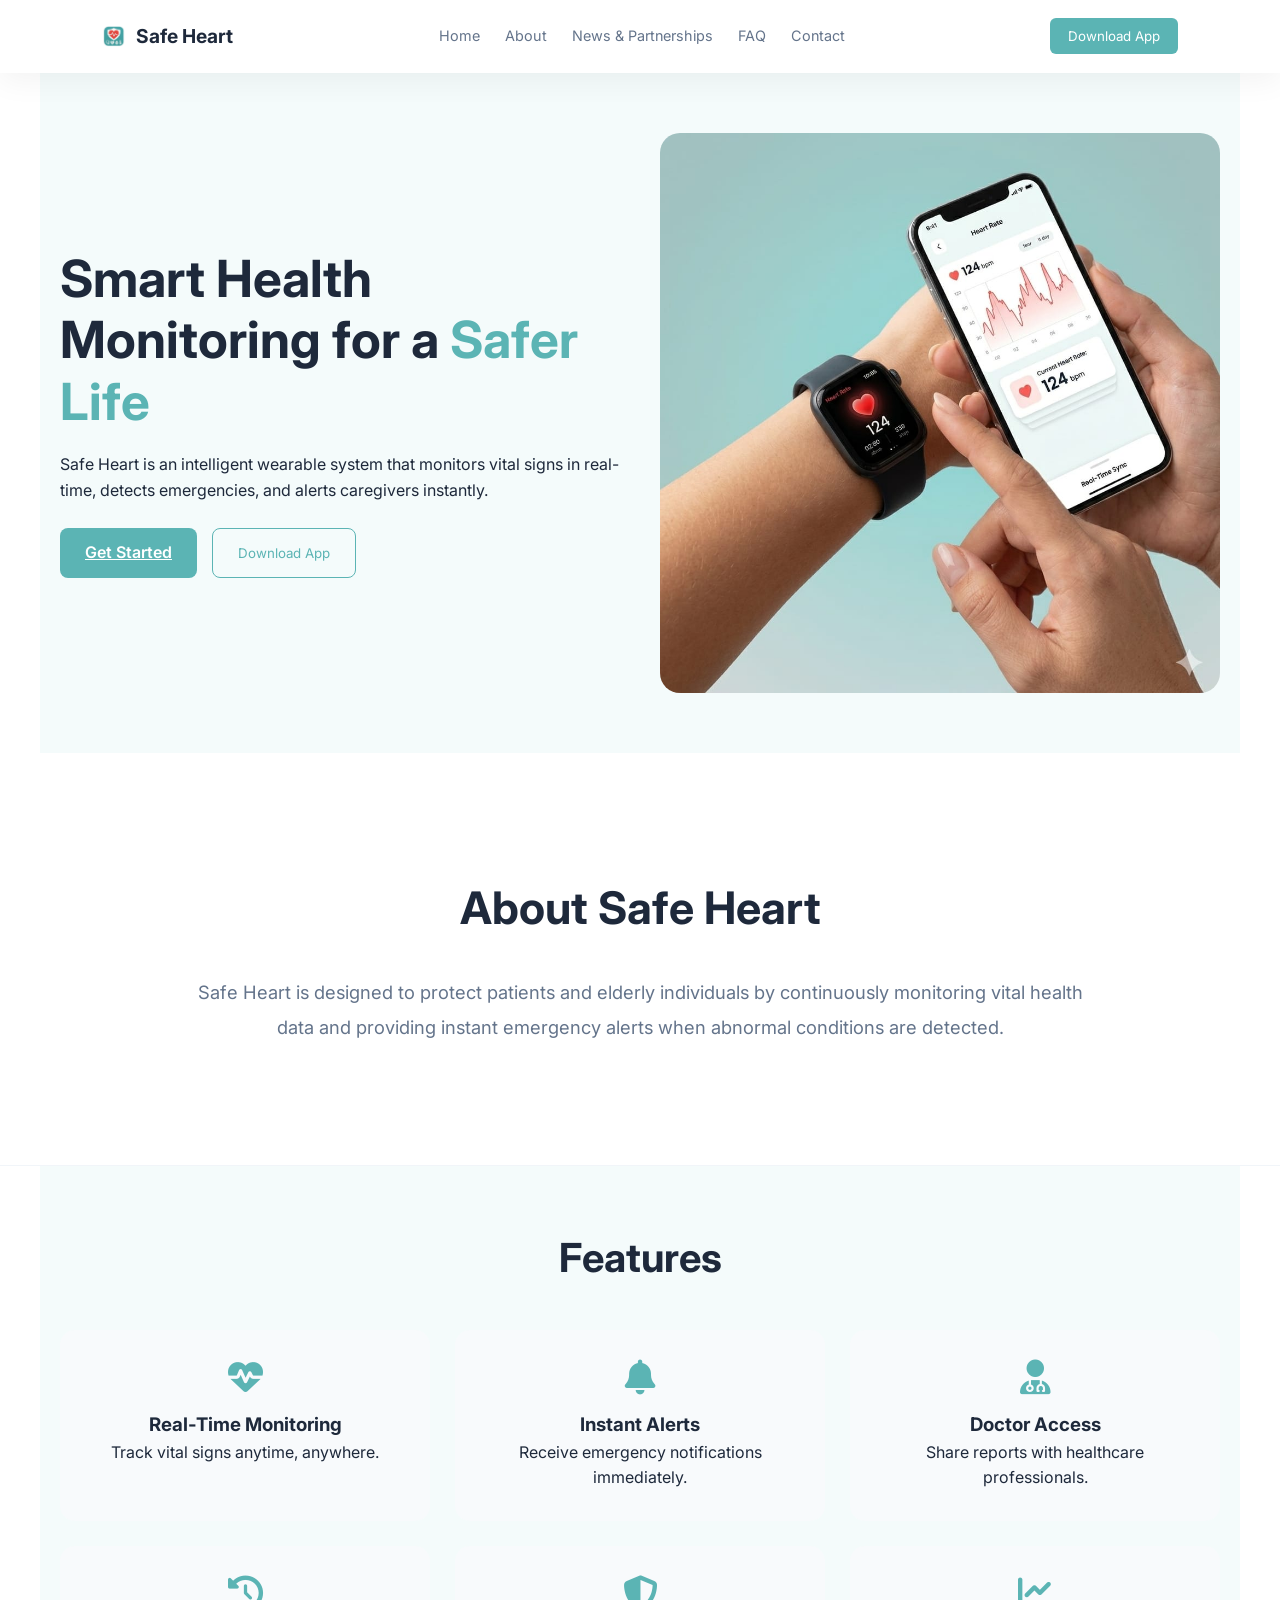
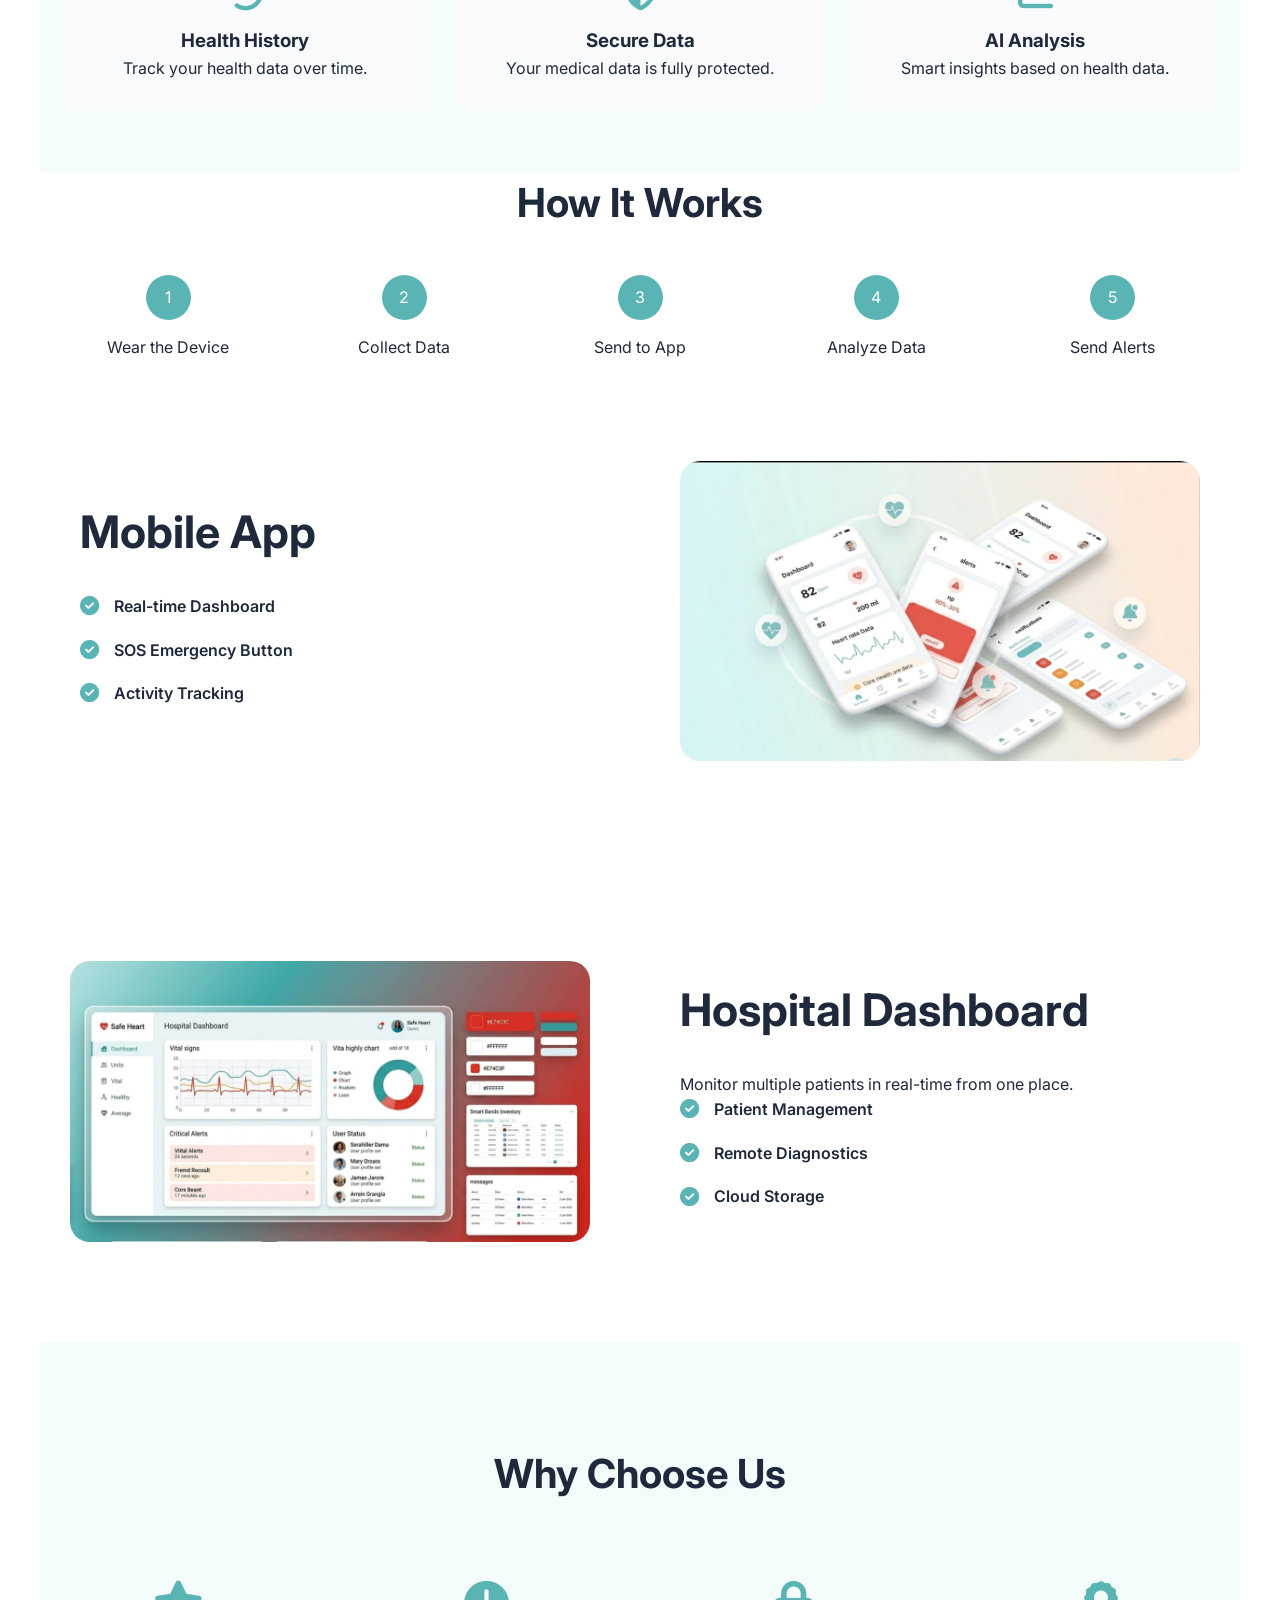
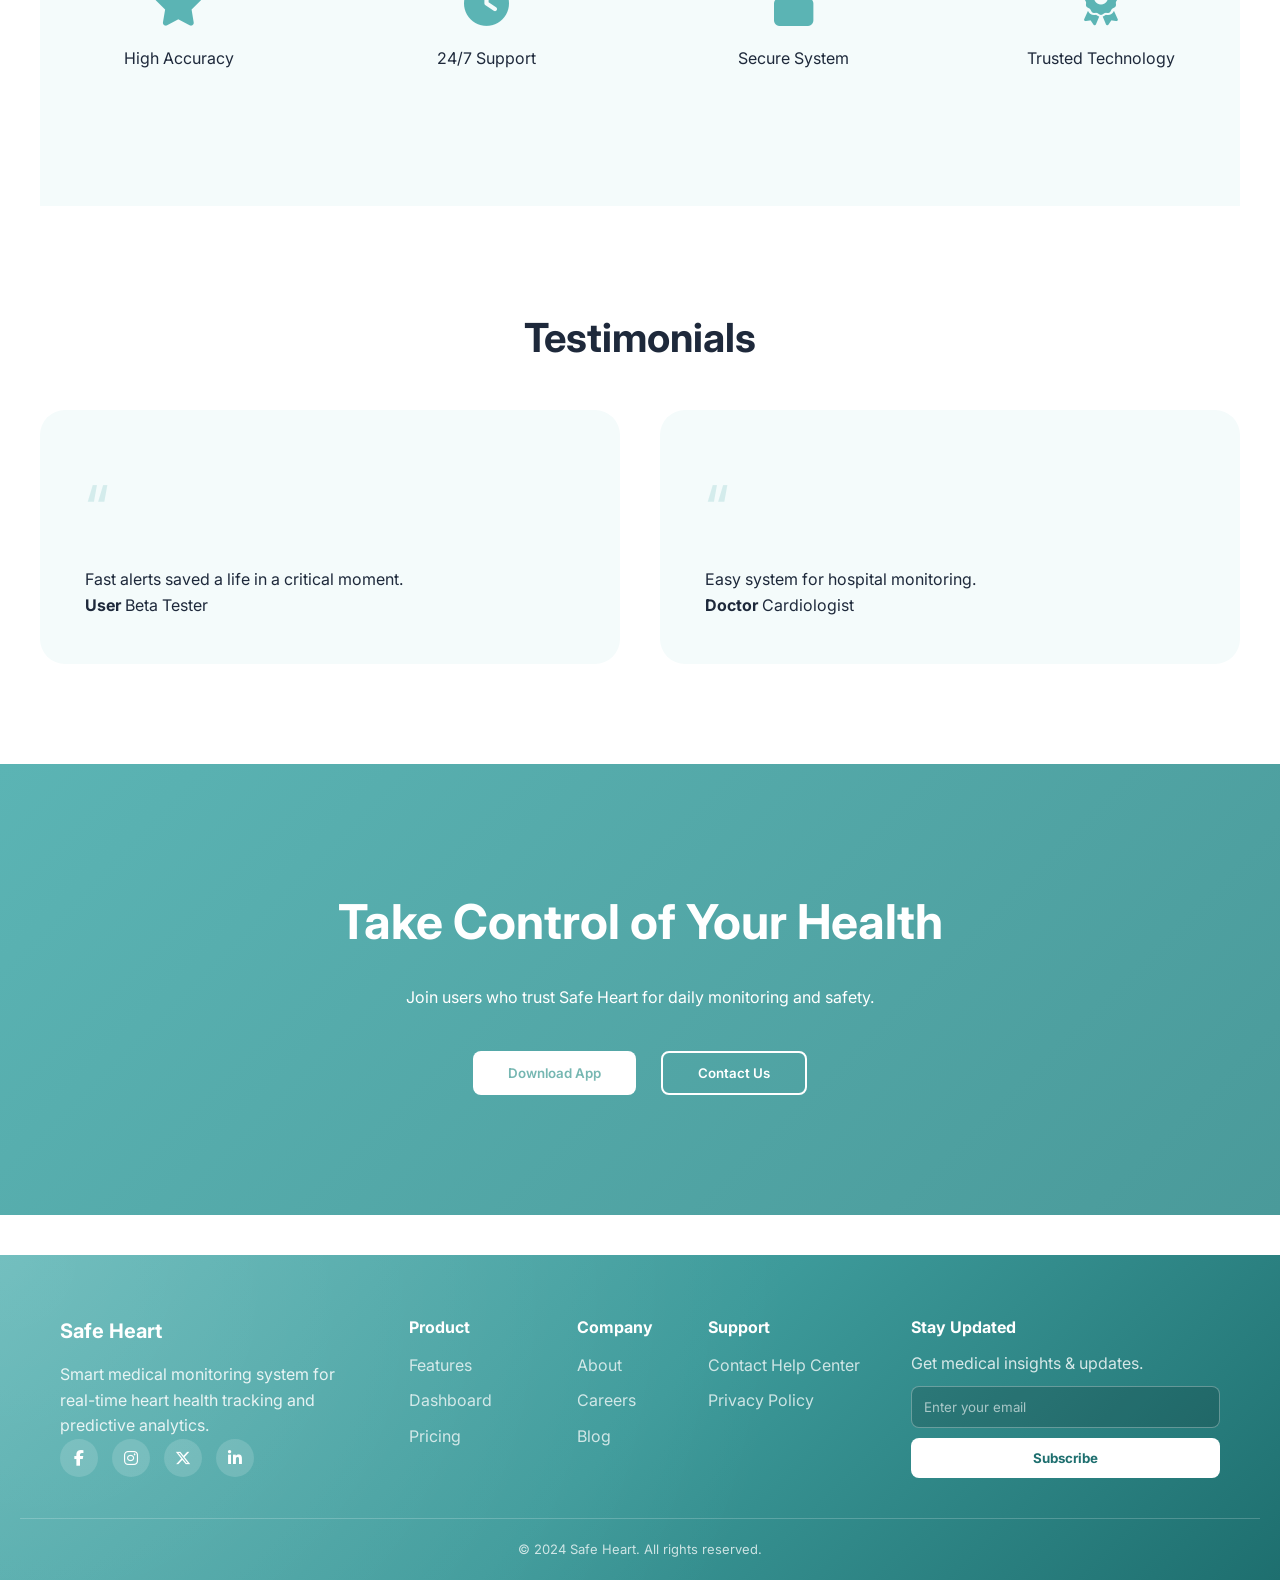
<file: index.html>
<!DOCTYPE html>
<html lang="en">

<head>
    <!-- Meta -->
    <meta charset="UTF-8" />
    <meta name="viewport" content="width=device-width, initial-scale=1.0" />

    <!-- Title -->
    <title>Safe Heart | Medical Monitoring System</title>

    <!-- Fonts & Icons -->
    <link rel="stylesheet" href="https://cdnjs.cloudflare.com/ajax/libs/font-awesome/6.5.1/css/all.min.css" />
    <link href="https://fonts.googleapis.com/css2?family=Inter:wght@300;400;500;600;700&display=swap"
        rel="stylesheet" />

    <!-- CSS -->
     <link rel="stylesheet" href="./css/main.css">
    <link rel="stylesheet" href="./css/home.css" />
</head>

<body>

    <!-- ================= NAVBAR ================= -->
    <nav class="navbar">
        <div class="logo">
            <img src="./image/logo.png" alt="">
            <span>Safe Heart</span>
        </div>

        <ul class="nav-links" id="navLinks">
            <li><a href="./HTML/home.html" class="">Home</a></li>
            <li><a href="./html/About.html">About</a></li>
            <li><a href="./html/News.html">News & Partnerships</a></li>
            <li><a href="./html/faq.html">FAQ</a></li>
            <li><a href="./html/contact.html">Contact</a></li>
        </ul>

        <button class="btn-download">Download App</button>

        <div class="menu-toggle" id="menuToggle">
            <i class="fas fa-bars"></i>
        </div>
    </nav>

    <div class="overlay" id="overlay"></div>

    <!-- ================= HERO ================= -->
    <header class="hero container">
        <div class="hero-content">
            <h1>
                Smart Health Monitoring for a
                <span>Safer Life</span>
            </h1>

            <p>
                Safe Heart is an intelligent wearable system that monitors vital signs
                in real-time, detects emergencies, and alerts caregivers instantly.
            </p>

            <div class="hero-btns">
                <!-- <button class="btn-primary" onclick="window.location.href='html/login.html'">Get Started</button> -->
                <a class="btn-primary" href="./Hospital/html/login.html">
                    Get Started
                </a>
                 <!-- <a href="./Hospital/html/login.html" class="btn-primary" > Get Started </a> -->
                <button class="btn-secondary">Download App</button>
            </div>
        </div>

        <div class="hero-image">
            <img src="./image/img_home.jpeg" alt="Health Monitoring System" />
        </div>
    </header>

    <!-- ================= ABOUT ================= -->
    <section class="about">
        <div class="container text-center">
            <h2>About Safe Heart</h2>
            <p>
                Safe Heart is designed to protect patients and elderly individuals by
                continuously monitoring vital health data and providing instant
                emergency alerts when abnormal conditions are detected.
            </p>
        </div>
    </section>

    <!-- ================= FEATURES ================= -->
    <section class="features container">
        <h2 class="section-title">Features</h2>

        <div class="features-grid">

            <div class="f-card">
                <i class="fas fa-heartbeat"></i>
                <h3>Real-Time Monitoring</h3>
                <p>Track vital signs anytime, anywhere.</p>
            </div>

            <div class="f-card">
                <i class="fas fa-bell"></i>
                <h3>Instant Alerts</h3>
                <p>Receive emergency notifications immediately.</p>
            </div>

            <div class="f-card">
                <i class="fas fa-user-md"></i>
                <h3>Doctor Access</h3>
                <p>Share reports with healthcare professionals.</p>
            </div>

            <div class="f-card">
                <i class="fas fa-history"></i>
                <h3>Health History</h3>
                <p>Track your health data over time.</p>
            </div>

            <div class="f-card">
                <i class="fas fa-shield-alt"></i>
                <h3>Secure Data</h3>
                <p>Your medical data is fully protected.</p>
            </div>

            <div class="f-card">
                <i class="fas fa-chart-line"></i>
                <h3>AI Analysis</h3>
                <p>Smart insights based on health data.</p>
            </div>

        </div>
    </section>

    <!-- ================= HOW IT WORKS ================= -->
    <section class="how-it-works container">
        <h2 class="section-title">How It Works</h2>

        <div class="steps-flex">

            <div class="step">
                <span>1</span>
                <p>Wear the Device</p>
            </div>

            <div class="step">
                <span>2</span>
                <p>Collect Data</p>
            </div>

            <div class="step">
                <span>3</span>
                <p>Send to App</p>
            </div>

            <div class="step">
                <span>4</span>
                <p>Analyze Data</p>
            </div>

            <div class="step">
                <span>5</span>
                <p>Send Alerts</p>
            </div>

        </div>
    </section>

    <!-- ================= MOBILE ================= -->
    <section class="mobile-features container">
        <div class="mobile-grid">

            <div class="mobile-text">
                <h2>Mobile App</h2>
                <ul>
                    <li><i class="fas fa-check-circle"></i> Real-time Dashboard</li>
                    <li><i class="fas fa-check-circle"></i> SOS Emergency Button</li>
                    <li><i class="fas fa-check-circle"></i> Activity Tracking</li>
                </ul>
            </div>

            <div class="mobile-img">
                <img src="./image/app.jpeg" alt="Mobile App" />
            </div>

        </div>
    </section>

    <!-- ================= DASHBOARD ================= -->
    <section class="hospital-system">
        <div class="container dash-grid">

            <div class="dash-img">
                <img src="./image/hosp.jpeg" alt="Hospital Dashboard" />
            </div>

            <div class="dash-text">
                <h2>Hospital Dashboard</h2>
                <p>Monitor multiple patients in real-time from one place.</p>

                <ul>
                    <li><i class="fas fa-circle-check"></i> Patient Management</li>
                    <li><i class="fas fa-circle-check"></i> Remote Diagnostics</li>
                    <li><i class="fas fa-circle-check"></i> Cloud Storage</li>
                </ul>
            </div>

        </div>
    </section>

    <!-- ================= WHY ================= -->
    <section class="why-choose container text-center">
        <h2 class="section-title">Why Choose Us</h2>

        <div class="why-grid">
            <div class="why-item"><i class="fas fa-star"></i>
                <p>High Accuracy</p>
            </div>
            <div class="why-item"><i class="fas fa-clock"></i>
                <p>24/7 Support</p>
            </div>
            <div class="why-item"><i class="fas fa-lock"></i>
                <p>Secure System</p>
            </div>
            <div class="why-item"><i class="fas fa-award"></i>
                <p>Trusted Technology</p>
            </div>
        </div>
    </section>

    <!-- ================= TESTIMONIALS ================= -->
    <section class="testimonials container">
        <h2 class="section-title text-center">Testimonials</h2>

        <div class="t-grid">

            <div class="t-card">
                <div class="quote-mark">“</div>
                <p>Fast alerts saved a life in a critical moment.</p>
                <div class="user-meta">
                    <strong>User</strong>
                    <span>Beta Tester</span>
                </div>
            </div>

            <div class="t-card">
                <div class="quote-mark">“</div>
                <p>Easy system for hospital monitoring.</p>
                <div class="user-meta">
                    <strong>Doctor</strong>
                    <span>Cardiologist</span>
                </div>
            </div>

        </div>
    </section>

    <!-- ================= CTA ================= -->
    <section class="start-monitoring">
        <div class="container text-center">

            <h2>Take Control of Your Health</h2>

            <p>
                Join users who trust Safe Heart for daily monitoring and safety.
            </p>

            <div class="cta-btns">
                <button class="btn-white">Download App</button>
                <button class="btn-outline-white" onclick="window.location.href='./html/contact.html'" >Contact Us</button>
            </div>

        </div>
    </section>

    <!-- ================= FOOTER ================= -->
    <footer class="main-footer">
    
        <div class="container footer-grid">
    
            <!-- BRAND -->
            <div class="footer-brand">
                <div class="footer-logo">
                    <!-- <img src="../image/logo.png" alt="Safe Heart Logo"> -->
                    <span>Safe Heart</span>
                </div>
    
                <p>
                    Smart medical monitoring system for real-time heart health tracking and predictive analytics.
                </p>
    
                <div class="socials">
                    <a href="#"><i class="fa-brands fa-facebook-f"></i></a>
                    <a href="#"><i class="fa-brands fa-instagram"></i></a>
                    <a href="#"><i class="fa-brands fa-x-twitter"></i></a>
                    <a href="#"><i class="fa-brands fa-linkedin-in"></i></a>
                </div>
            </div>
    
            <!-- LINKS -->
            <div class="footer-links">
                <div class="link-col">
                    <h4>Product</h4>
                    <a href="#">Features</a>
                    <a href="../Hospital/html/login.html">Dashboard</a>
                    <a href="#">Pricing</a>
                </div>
    
                <div class="link-col">
                    <h4>Company</h4>
                    <a href="./About.html">About</a>
                    <a href="#">Careers</a>
                    <a href="#">Blog</a>
                </div>
    
                <div class="link-col">
                    <h4>Support</h4>
                    <a href="./contact.html">Contact</a>
                    <a href="#">Help Center</a>
                    <a href="#">Privacy Policy</a>
                </div>
            </div>
    
            <!-- NEWSLETTER FORM (RIGHT SIDE) -->
            <div class="footer-form">
                <h4>Stay Updated</h4>
                <p>Get medical insights & updates.</p>
    
                <form>
                    <input type="email" placeholder="Enter your email" required>
                    <button type="submit">Subscribe</button>
                </form>
            </div>
    
        </div>
    
        <div class="footer-bottom">
            <p>© 2024 Safe Heart. All rights reserved.</p>
        </div>
    
    </footer>

    <!-- ================= SCRIPTS ================= -->
    <script src="./js/main.js"></script>

    <script>
        function startApp() {
            localStorage.setItem("started", "true");    
            window.location.href = "./Hospital/html/login.html";
        }
    </script>

</body>

</html>
</file>
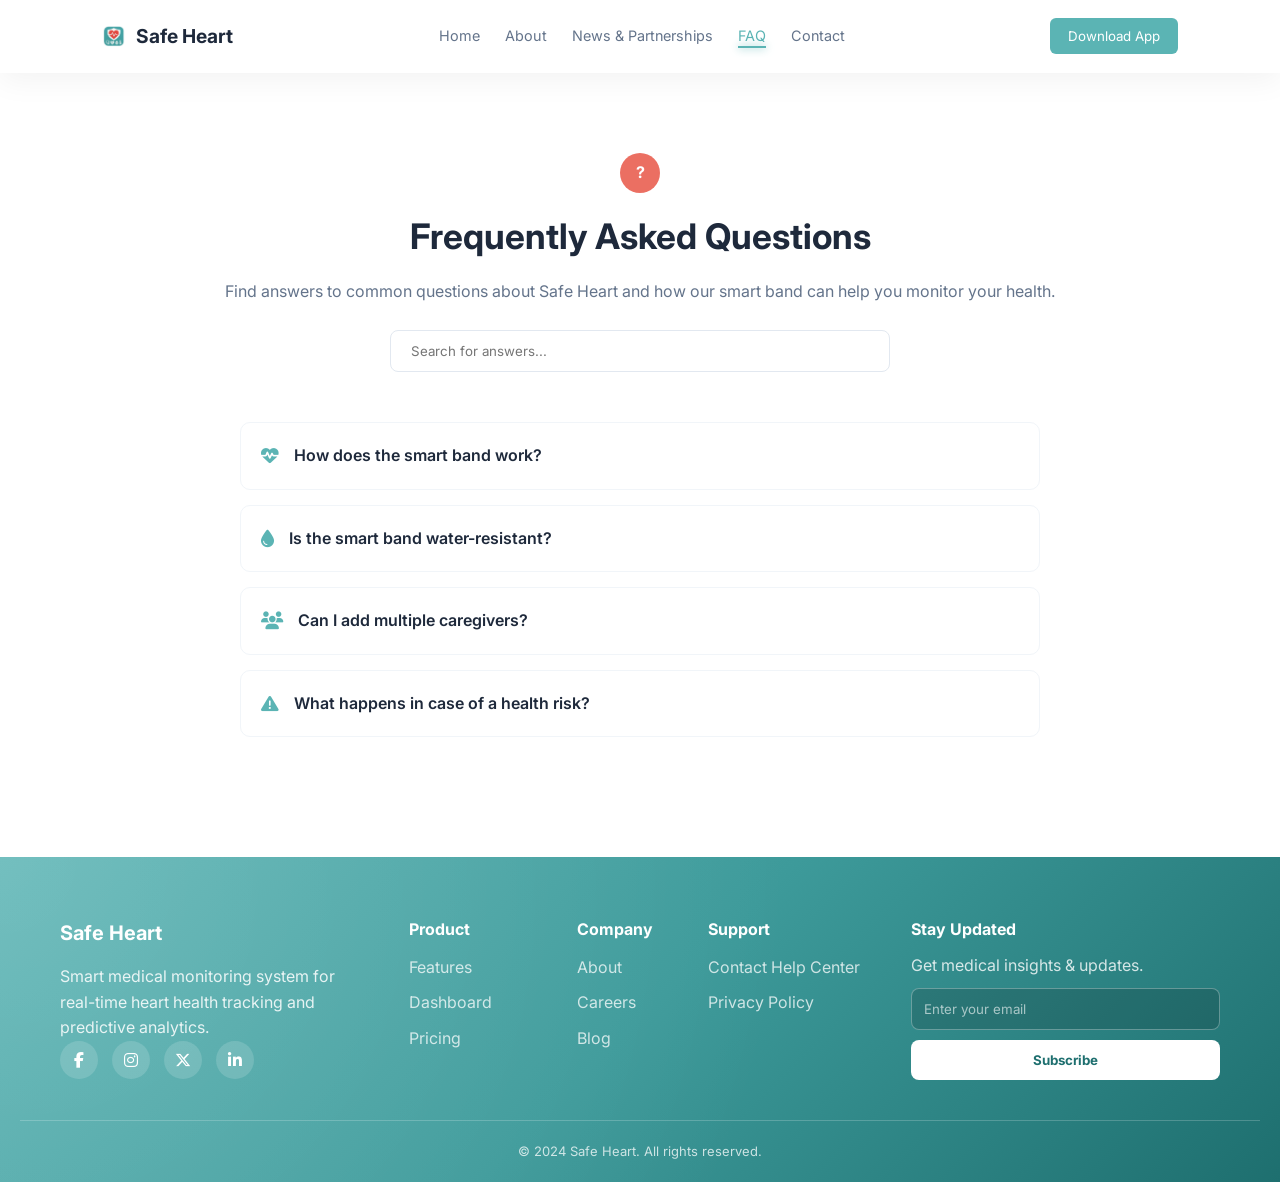
<file: html/faq.html>
<!DOCTYPE html>
<html lang="en">
<head>
    <meta charset="UTF-8">
    <meta name="viewport" content="width=device-width, initial-scale=1.0">
    <title>Safe Heart | faq</title> 
    <link rel="stylesheet" href="../css/main.css">
    <link rel="stylesheet" href="../css/fag.css">
    <link href="https://fonts.googleapis.com/css2?family=Inter:wght@400;500;600;700&display=swap" rel="stylesheet">
    <link rel="stylesheet" href="https://cdnjs.cloudflare.com/ajax/libs/font-awesome/6.5.1/css/all.min.css">
</head>
<body>


    <!-- ================= NAVBAR ================= -->
    <nav class="navbar">
        <div class="logo">
            <img src="../image/logo.png" alt="Logo">
            <span>Safe Heart</span>
        </div>
    
        <ul class="nav-links" id="navLinks">
            <li><a href="./Home.html" class="">Home</a></li>
            <li><a href="./About.html">About</a></li>
            <li><a href="./News.html">News & Partnerships</a></li>
            <li><a href="./faq.html">FAQ</a></li>
            <li><a href="./contact.html">Contact</a></li>
        </ul>
    
        <button class="btn-download">Download App</button>
    
        <div class="menu-toggle" id="menuToggle">
            <i class="fas fa-bars"></i>
        </div>
    </nav>
    
    <div class="overlay" id="overlay"></div>


    <!-- ================= FAQ SECTION ================= -->
    <section class="faq-section">
        <div class="container text-center">
    
            <div class="faq-header">
                <div class="q-icon">?</div>
                <h2>Frequently Asked Questions</h2>
                <p>
                    Find answers to common questions about Safe Heart and how our smart band can help you monitor your
                    health.
                </p>
    
                <div class="search-bar">
                    <input type="text" id="faqSearch"  placeholder="Search for answers...">
                </div>
            </div>
    
            <div class="faq-grid">
    
                <div class="faq-item">
                    <div class="faq-question">
                        <i class="fas fa-heartbeat"></i>
                        <span>How does the smart band work?</span>
                    </div>
                    <div class="faq-answer">
                        It is worn on the wrist and continuously tracks vital signs such as heart rate, blood pressure,
                        temperature, and ECG.
                    </div>
                </div>
    
                <div class="faq-item">
                    <div class="faq-question">
                        <i class="fas fa-tint"></i>
                        <span>Is the smart band water-resistant?</span>
                    </div>
                    <div class="faq-answer">
                        Yes, it is resistant to light water exposure and daily use.
                    </div>
                </div>
    
                <div class="faq-item">
                    <div class="faq-question">
                        <i class="fas fa-users"></i>
                        <span>Can I add multiple caregivers?</span>
                    </div>
                    <div class="faq-answer">
                        Yes, multiple caregivers can receive alerts and monitor your health status.
                    </div>
                </div>
    
                <div class="faq-item">
                    <div class="faq-question">
                        <i class="fas fa-exclamation-triangle"></i>
                        <span>What happens in case of a health risk?</span>
                    </div>
                    <div class="faq-answer">
                        The system sends instant alerts to you and your doctors, suggesting the nearest hospital.
                    </div>
                </div>
    
            </div>
        </div>
    </section>




    <!-- ================= FOOTER ================= -->
<footer class="main-footer">

    <div class="container footer-grid">

        <!-- BRAND -->
        <div class="footer-brand">
            <div class="footer-logo">
                <!-- <img src="../image/logo.png" alt="Safe Heart Logo"> -->
                <span>Safe Heart</span>
            </div>

            <p>
                Smart medical monitoring system for real-time heart health tracking and predictive analytics.
            </p>

            <div class="socials">
                <a href="#"><i class="fa-brands fa-facebook-f"></i></a>
                <a href="#"><i class="fa-brands fa-instagram"></i></a>
                <a href="#"><i class="fa-brands fa-x-twitter"></i></a>
                <a href="#"><i class="fa-brands fa-linkedin-in"></i></a>
            </div>
        </div>

        <!-- LINKS -->
        <div class="footer-links">
            <div class="link-col">
                <h4>Product</h4>
                <a href="#">Features</a>
                <a href="../Hospital/html/login.html">Dashboard</a>
                <a href="#">Pricing</a>
            </div>

            <div class="link-col">
                <h4>Company</h4>
                <a href="./About.html">About</a>
                <a href="#">Careers</a>
                <a href="#">Blog</a>
            </div>

            <div class="link-col">
                <h4>Support</h4>
                <a href="./contact.html">Contact</a>
                <a href="#">Help Center</a>
                <a href="#">Privacy Policy</a>
            </div>
        </div>

        <!-- NEWSLETTER FORM (RIGHT SIDE) -->
        <div class="footer-form">
            <h4>Stay Updated</h4>
            <p>Get medical insights & updates.</p>

            <form>
                <input type="email" placeholder="Enter your email" required>
                <button type="submit">Subscribe</button>
            </form>
        </div>

    </div>

    <div class="footer-bottom">
        <p>© 2024 Safe Heart. All rights reserved.</p>
    </div>

</footer>
    
    <!-- ================= SCRIPTS ================= -->
    <script src="../js/main.js"></script>
    <script>
        const searchInput = document.getElementById("faqSearch");
        const faqItems = document.querySelectorAll(".faq-item");

        searchInput.addEventListener("input", function () {
            const value = this.value.toLowerCase().trim();

            faqItems.forEach(item => {
                const question = item.querySelector(".faq-question span").textContent.toLowerCase();
                const answer = item.querySelector(".faq-answer").textContent.toLowerCase();

                if (question.includes(value) || answer.includes(value)) {
                    item.style.display = "block";
                } else {
                    item.style.display = "none";
                }
            });
        });
    </script>
</body>
</html>
</file>
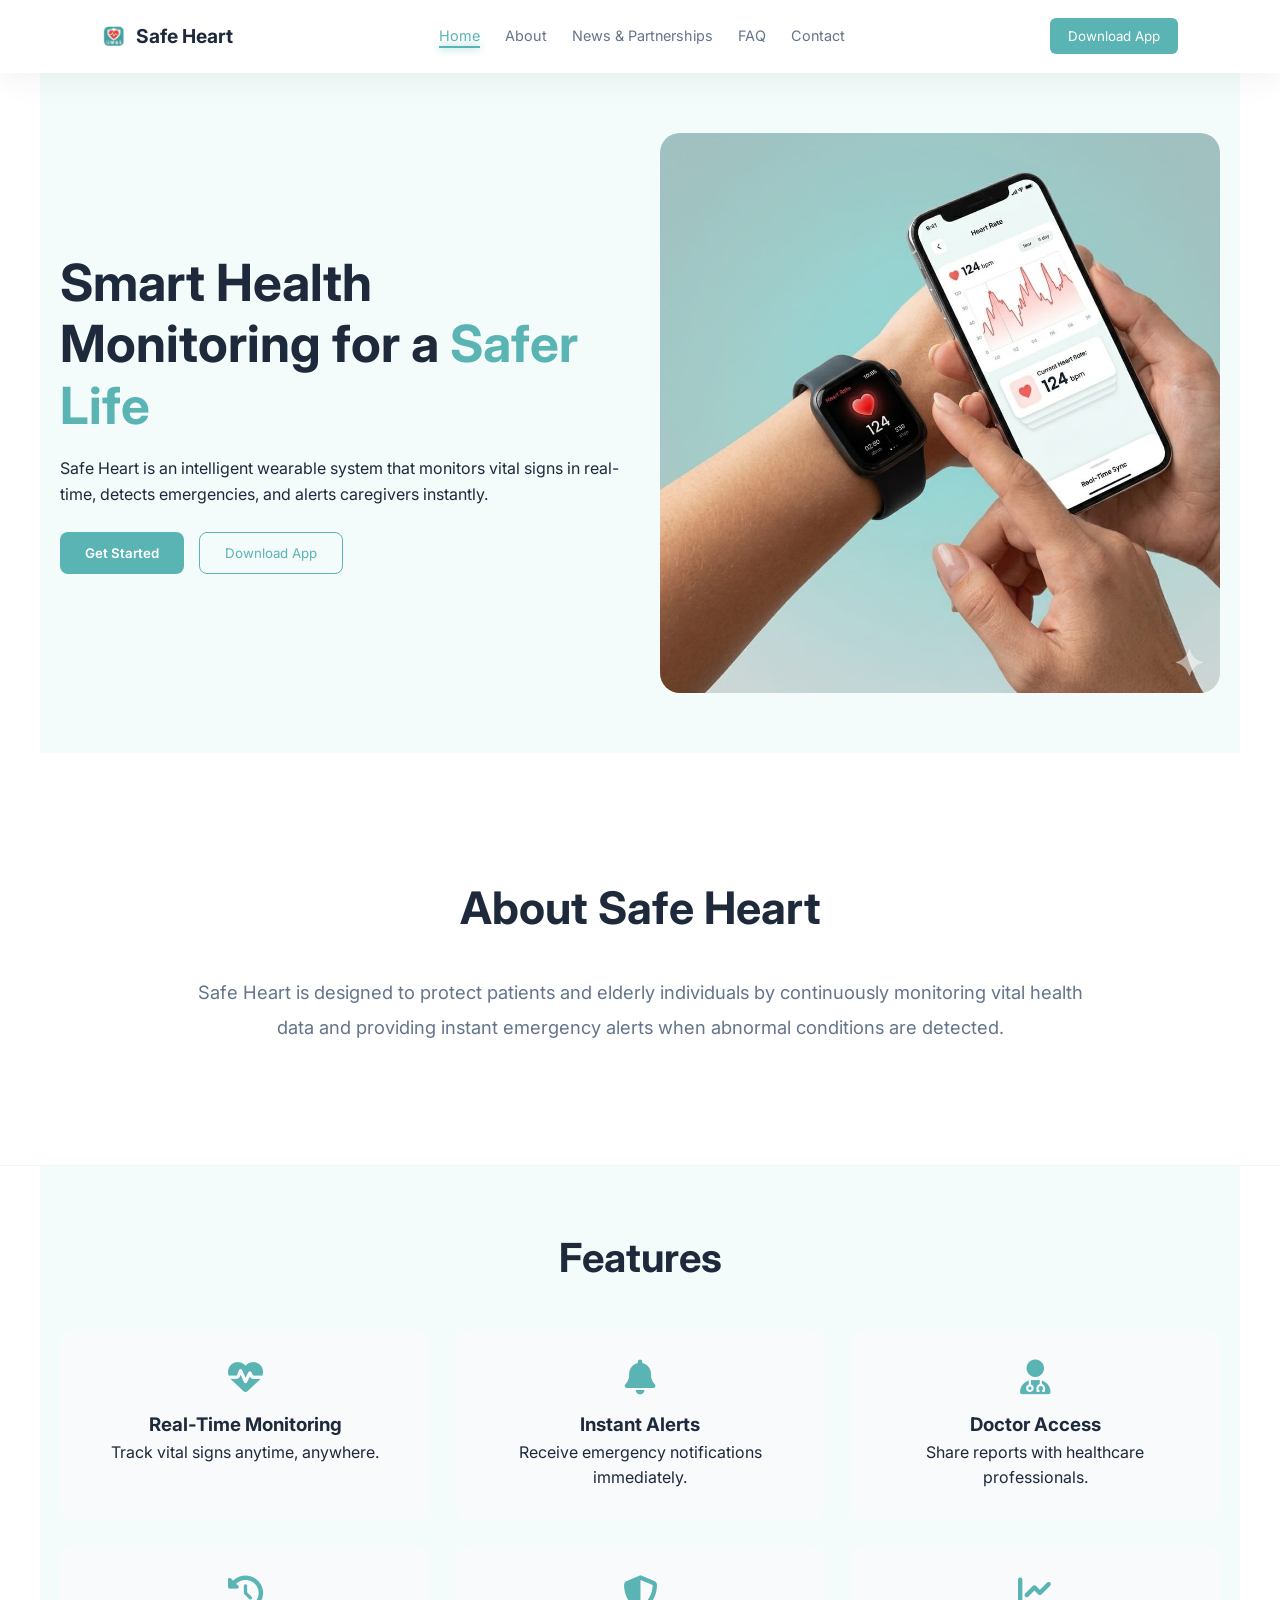
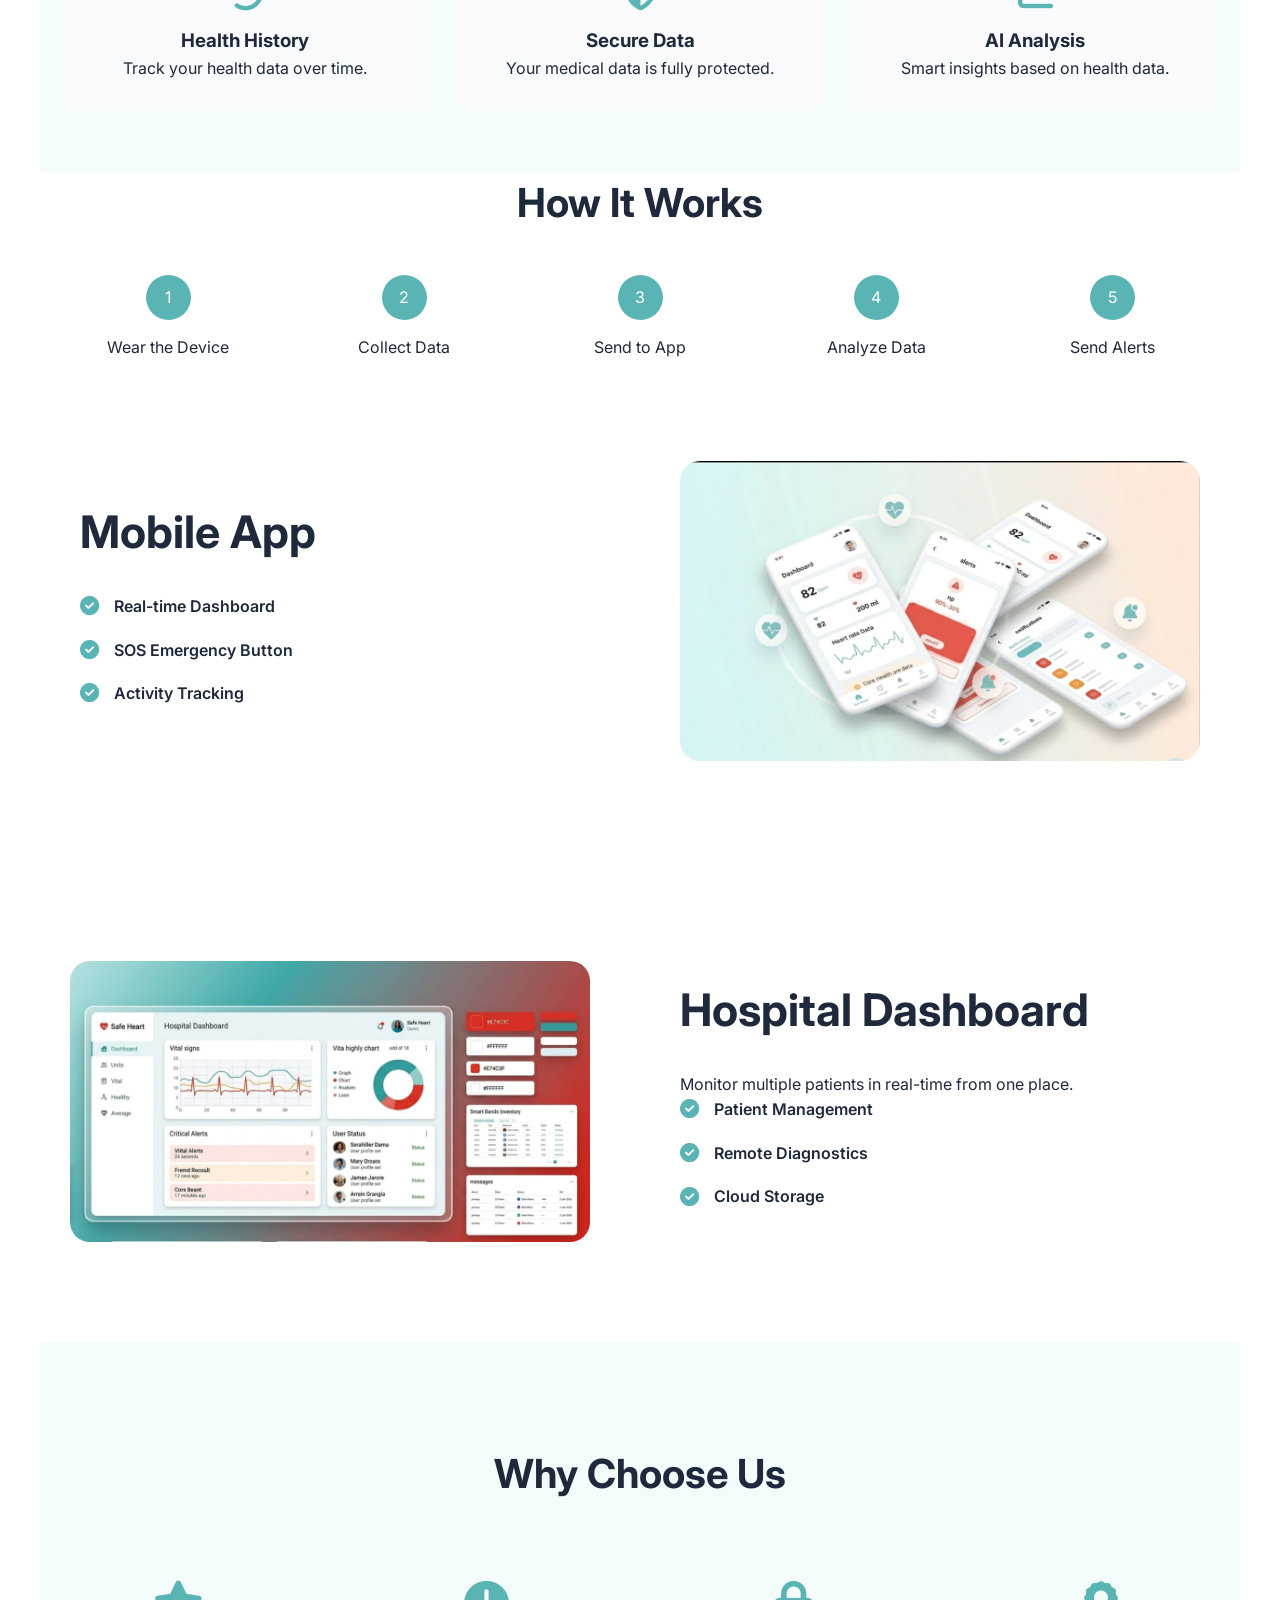
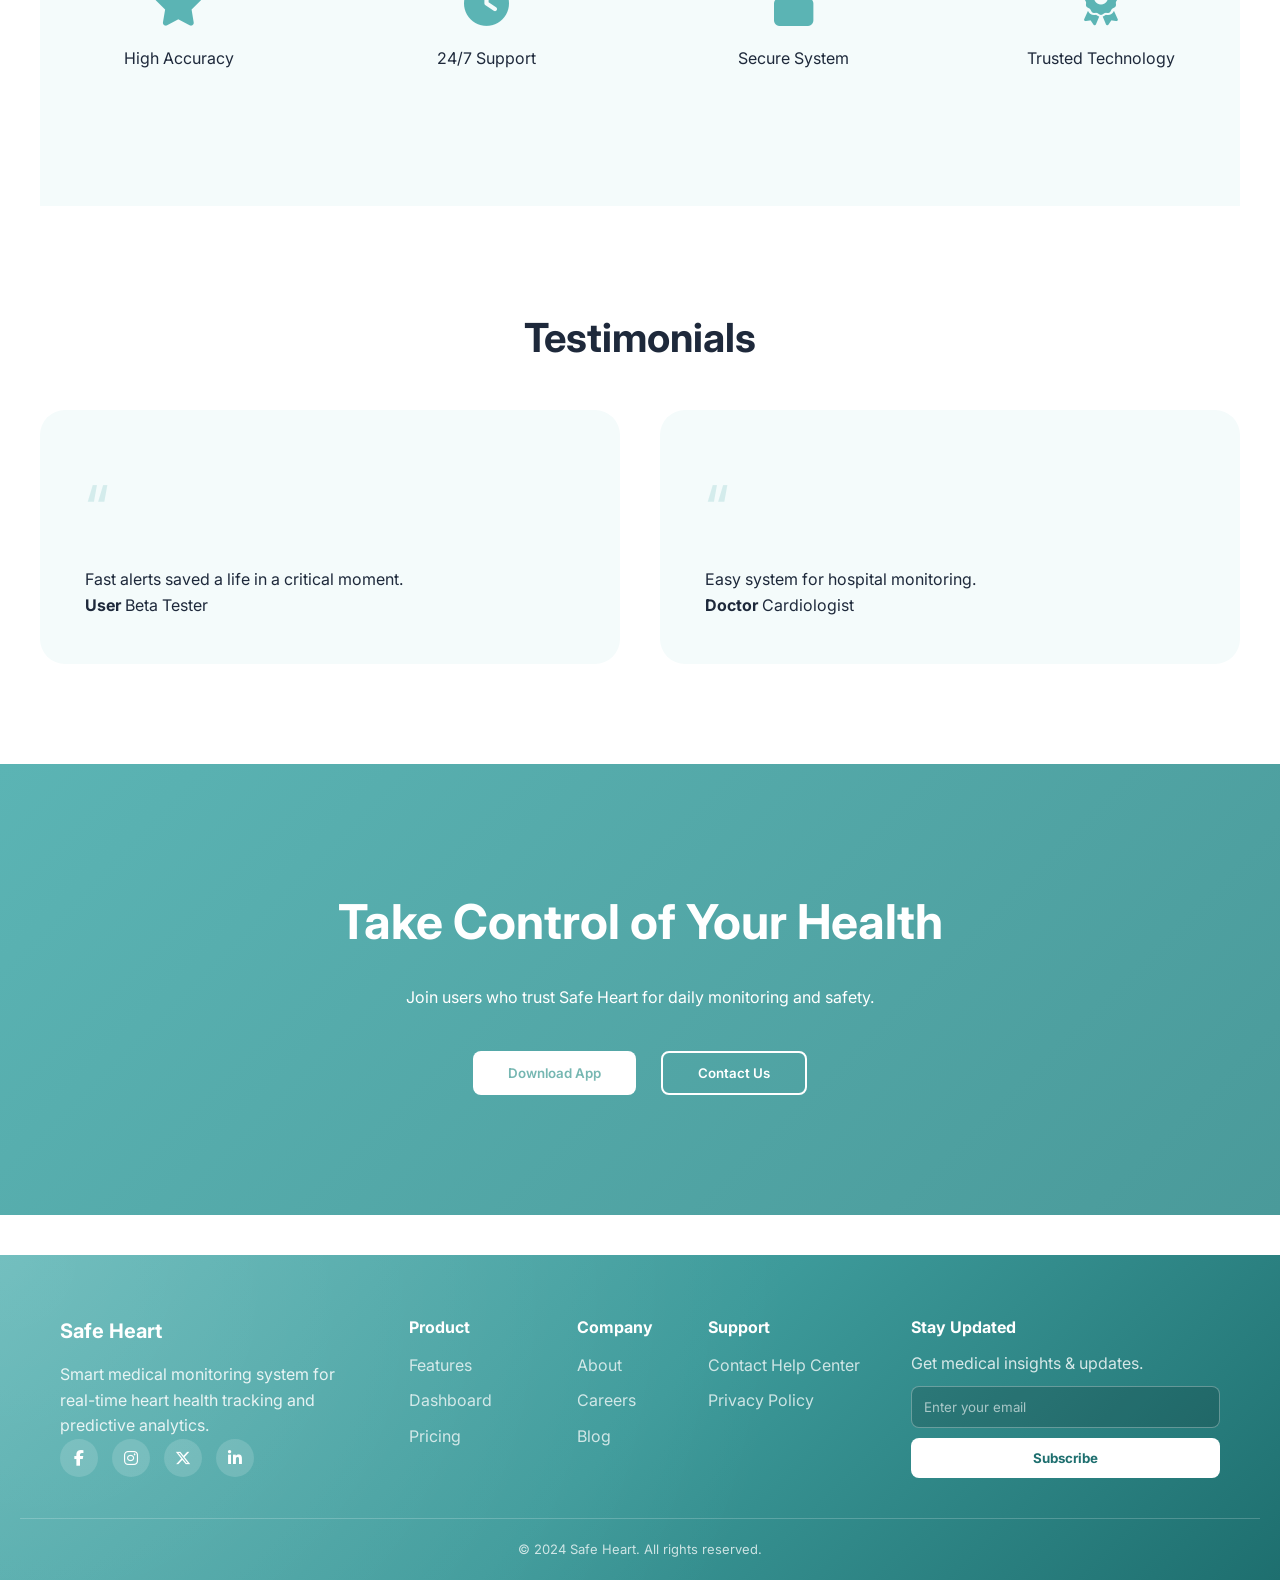
<file: html/Home.html>
<!DOCTYPE html>
<html lang="en">

<head>
    <!-- Meta -->
    <meta charset="UTF-8" />
    <meta name="viewport" content="width=device-width, initial-scale=1.0" />

    <!-- Title -->
    <title>Safe Heart | Medical Monitoring System</title>

    <!-- Fonts & Icons -->
    <link rel="stylesheet" href="https://cdnjs.cloudflare.com/ajax/libs/font-awesome/6.5.1/css/all.min.css" />
    <link href="https://fonts.googleapis.com/css2?family=Inter:wght@300;400;500;600;700&display=swap"
        rel="stylesheet" />

    <!-- CSS -->
     <link rel="stylesheet" href="../css/main.css">
    <link rel="stylesheet" href="../css/home.css" />
</head>

<body>

    <!-- ================= NAVBAR ================= -->
    <nav class="navbar">
        <div class="logo">
            <img src="../image/logo.png" alt="logo">
            <span>Safe Heart</span>
        </div>

        <ul class="nav-links" id="navLinks">
            <li><a href="./Home.html" class="">Home</a></li>
            <li><a href="./About.html">About</a></li>
            <li><a href="./News.html">News & Partnerships</a></li>
            <li><a href="./faq.html">FAQ</a></li>
            <li><a href="./contact.html">Contact</a></li>
        </ul>

        <button class="btn-download">Download App</button>

        <div class="menu-toggle" id="menuToggle">
            <i class="fas fa-bars"></i>
        </div>
    </nav>

    <div class="overlay" id="overlay"></div>

    <!-- ================= HERO ================= -->
    <header class="hero container">
        <div class="hero-content">
            <h1>
                Smart Health Monitoring for a
                <span>Safer Life</span>
            </h1>

            <p>
                Safe Heart is an intelligent wearable system that monitors vital signs
                in real-time, detects emergencies, and alerts caregivers instantly.
            </p>

            <div class="hero-btns">
                <!-- <button class="btn-primary" >Get Started</button> -->
                <button class="btn-primary" onclick="window.location.href='../Hospital/html/login.html'">Get Started</button>
                <button class="btn-secondary">Download App</button>
            </div>
        </div>

        <div class="hero-image">
            <img src="../image/img_home.jpeg" alt="Health Monitoring System" />
        </div>
    </header>

    <!-- ================= ABOUT ================= -->
    <section class="about">
        <div class="container text-center">
            <h2>About Safe Heart</h2>
            <p>
                Safe Heart is designed to protect patients and elderly individuals by
                continuously monitoring vital health data and providing instant
                emergency alerts when abnormal conditions are detected.
            </p>
        </div>
    </section>

    <!-- ================= FEATURES ================= -->
    <section class="features container">
        <h2 class="section-title">Features</h2>

        <div class="features-grid">

            <div class="f-card">
                <i class="fas fa-heartbeat"></i>
                <h3>Real-Time Monitoring</h3>
                <p>Track vital signs anytime, anywhere.</p>
            </div>

            <div class="f-card">
                <i class="fas fa-bell"></i>
                <h3>Instant Alerts</h3>
                <p>Receive emergency notifications immediately.</p>
            </div>

            <div class="f-card">
                <i class="fas fa-user-md"></i>
                <h3>Doctor Access</h3>
                <p>Share reports with healthcare professionals.</p>
            </div>

            <div class="f-card">
                <i class="fas fa-history"></i>
                <h3>Health History</h3>
                <p>Track your health data over time.</p>
            </div>

            <div class="f-card">
                <i class="fas fa-shield-alt"></i>
                <h3>Secure Data</h3>
                <p>Your medical data is fully protected.</p>
            </div>

            <div class="f-card">
                <i class="fas fa-chart-line"></i>
                <h3>AI Analysis</h3>
                <p>Smart insights based on health data.</p>
            </div>

        </div>
    </section>

    <!-- ================= HOW IT WORKS ================= -->
    <section class="how-it-works container">
        <h2 class="section-title">How It Works</h2>

        <div class="steps-flex">

            <div class="step">
                <span>1</span>
                <p>Wear the Device</p>
            </div>

            <div class="step">
                <span>2</span>
                <p>Collect Data</p>
            </div>

            <div class="step">
                <span>3</span>
                <p>Send to App</p>
            </div>

            <div class="step">
                <span>4</span>
                <p>Analyze Data</p>
            </div>

            <div class="step">
                <span>5</span>
                <p>Send Alerts</p>
            </div>

        </div>
    </section>

    <!-- ================= MOBILE ================= -->
    <section class="mobile-features container">
        <div class="mobile-grid">

            <div class="mobile-text">
                <h2>Mobile App</h2>
                <ul>
                    <li><i class="fas fa-check-circle"></i> Real-time Dashboard</li>
                    <li><i class="fas fa-check-circle"></i> SOS Emergency Button</li>
                    <li><i class="fas fa-check-circle"></i> Activity Tracking</li>
                </ul>
            </div>

            <div class="mobile-img">
                <img src="../image/app.jpeg" alt="Mobile App" />
            </div>

        </div>
    </section>

    <!-- ================= DASHBOARD ================= -->
    <section class="hospital-system">
        <div class="container dash-grid">

            <div class="dash-img">
                <img src="../image/hosp.jpeg" alt="Hospital Dashboard" />
            </div>

            <div class="dash-text">
                <h2>Hospital Dashboard</h2>
                <p>Monitor multiple patients in real-time from one place.</p>

                <ul>
                    <li><i class="fas fa-circle-check"></i> Patient Management</li>
                    <li><i class="fas fa-circle-check"></i> Remote Diagnostics</li>
                    <li><i class="fas fa-circle-check"></i> Cloud Storage</li>
                </ul>
            </div>

        </div>
    </section>

    <!-- ================= WHY ================= -->
    <section class="why-choose container text-center">
        <h2 class="section-title">Why Choose Us</h2>

        <div class="why-grid">
            <div class="why-item"><i class="fas fa-star"></i>
                <p>High Accuracy</p>
            </div>
            <div class="why-item"><i class="fas fa-clock"></i>
                <p>24/7 Support</p>
            </div>
            <div class="why-item"><i class="fas fa-lock"></i>
                <p>Secure System</p>
            </div>
            <div class="why-item"><i class="fas fa-award"></i>
                <p>Trusted Technology</p>
            </div>
        </div>
    </section>

    <!-- ================= TESTIMONIALS ================= -->
    <section class="testimonials container">
        <h2 class="section-title text-center">Testimonials</h2>

        <div class="t-grid">

            <div class="t-card">
                <div class="quote-mark">“</div>
                <p>Fast alerts saved a life in a critical moment.</p>
                <div class="user-meta">
                    <strong>User</strong>
                    <span>Beta Tester</span>
                </div>
            </div>

            <div class="t-card">
                <div class="quote-mark">“</div>
                <p>Easy system for hospital monitoring.</p>
                <div class="user-meta">
                    <strong>Doctor</strong>
                    <span>Cardiologist</span>
                </div>
            </div>

        </div>
    </section>

    <!-- ================= CONTACT SECTION ================= -->
    <!-- <section class="contact-section">
        <div class="container">
    
            <h2 class="section-title">Get In Touch</h2>
            <p class="contact-subtitle">
                Have a question or need support? Send us a message.
            </p>
    
            <div class="contact-grid"> -->
    
                <!-- Form -->
                <!-- <form class="contact-form">
    
                    <div class="input-group">
                        <input type="text" placeholder="Your Name" required>
                    </div>
    
                    <div class="input-group">
                        <input type="email" placeholder="Your Email" required>
                    </div>
    
                    <div class="input-group">
                        <input type="text" placeholder="Subject">
                    </div>
    
                    <div class="input-group">
                        <textarea rows="6" placeholder="Your Message"></textarea>
                    </div>
    
                    <button type="submit" class="btn-primary">Send Message</button>
    
                </form> -->
    
                <!-- Info Box -->
                <!-- <div class="contact-info">
    
                    <div class="info-card">
                        <i class="fas fa-envelope"></i>
                        <div>
                            <h4>Email</h4>
                            <p>support@safeheart.com</p>
                        </div>
                    </div>
    
                    <div class="info-card">
                        <i class="fas fa-phone"></i>
                        <div>
                            <h4>Phone</h4>
                            <p>+20 100 000 0000</p>
                        </div>
                    </div>
    
                    <div class="info-card">
                        <i class="fas fa-location-dot"></i>
                        <div>
                            <h4>Location</h4>
                            <p>Egypt, Cairo</p>
                        </div>
                    </div>
    
                </div>
    
            </div>
    
        </div>
    </section> -->

    <!-- ================= CTA ================= -->
    <section class="start-monitoring">
        <div class="container text-center">

            <h2>Take Control of Your Health</h2>

            <p>
                Join users who trust Safe Heart for daily monitoring and safety.
            </p>

            <div class="cta-btns">
                <button class="btn-white">Download App</button>
                <button class="btn-outline-white" onclick="window.location.href='contact.html'">Contact Us</button>
            </div>

        </div>
    </section>
    

    <!-- ================= FOOTER ================= -->
<footer class="main-footer">

    <div class="container footer-grid">

        <!-- BRAND -->
        <div class="footer-brand">
            <div class="footer-logo">
                <!-- <img src="../image/logo.png" alt="Safe Heart Logo"> -->
                <span>Safe Heart</span>
            </div>

            <p>
                Smart medical monitoring system for real-time heart health tracking and predictive analytics.
            </p>

            <div class="socials">
                <a href="#"><i class="fa-brands fa-facebook-f"></i></a>
                <a href="#"><i class="fa-brands fa-instagram"></i></a>
                <a href="#"><i class="fa-brands fa-x-twitter"></i></a>
                <a href="#"><i class="fa-brands fa-linkedin-in"></i></a>
            </div>
        </div>

        <!-- LINKS -->
        <div class="footer-links">
            <div class="link-col">
                <h4>Product</h4>
                <a href="#">Features</a>
                <a href="../Hospital/html/login.html">Dashboard</a>
                <a href="#">Pricing</a>
            </div>

            <div class="link-col">
                <h4>Company</h4>
                <a href="./About.html">About</a>
                <a href="#">Careers</a>
                <a href="#">Blog</a>
            </div>

            <div class="link-col">
                <h4>Support</h4>
                <a href="./contact.html">Contact</a>
                <a href="#">Help Center</a>
                <a href="#">Privacy Policy</a>
            </div>
        </div>

        <!-- NEWSLETTER FORM (RIGHT SIDE) -->
        <div class="footer-form">
            <h4>Stay Updated</h4>
            <p>Get medical insights & updates.</p>

            <form>
                <input type="email" placeholder="Enter your email" required>
                <button type="submit">Subscribe</button>
            </form>
        </div>

    </div>

    <div class="footer-bottom">
        <p>© 2024 Safe Heart. All rights reserved.</p>
    </div>

</footer>

    <!-- ================= SCRIPTS ================= -->
    <script src="../js/main.js"></script>

    <script>
        function startApp() {
            localStorage.setItem("started", "true");
            window.location.href = "./Hospital/html/login.html";
        }
    </script>

</body>

</html>
</file>
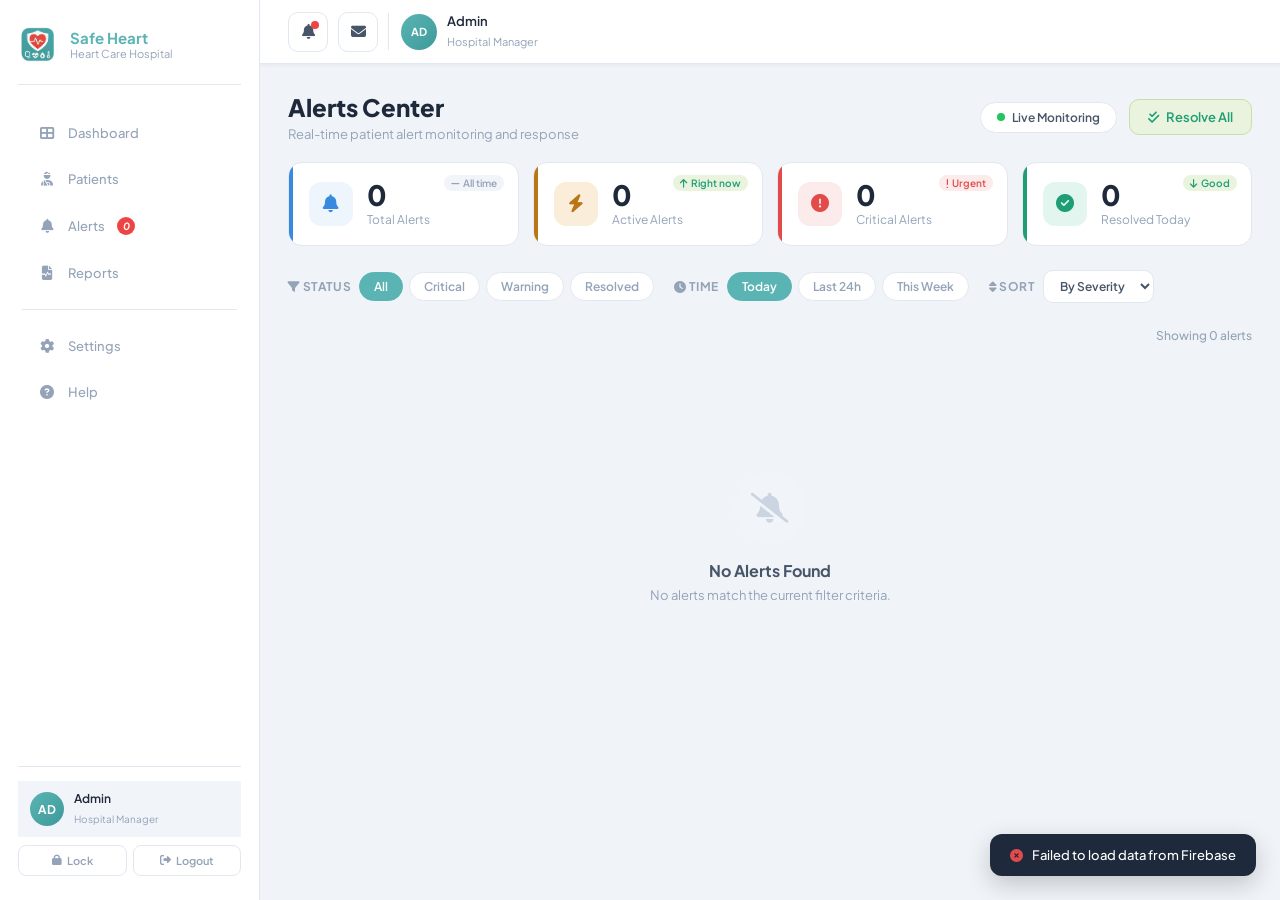
<file: Hospital/html/Alert.html>
<!DOCTYPE html>
<html lang="en">

<head>
    <meta charset="UTF-8">
    <meta name="viewport" content="width=device-width, initial-scale=1.0">
    <title>Safe Heart | Alerts</title>
    <link
        href="https://fonts.googleapis.com/css2?family=Plus+Jakarta+Sans:wght@300;400;500;600;700;800&family=JetBrains+Mono:wght@400;500&display=swap"
        rel="stylesheet">
    <link rel="stylesheet" href="https://cdnjs.cloudflare.com/ajax/libs/font-awesome/6.5.1/css/all.min.css">
    <link rel="stylesheet" href="../css/Alert.css">
</head>

<body>

    <!-- PAGE LOADER -->
    <div class="page-loader" id="pageLoader">
        <div class="loader-heart"><i class="fas fa-heartbeat"></i></div>
    </div>

    <!-- SIDEBAR -->
    <aside class="sidebar" id="sidebar">
        <div class="sb-logo">
            <div class="sb-logo-icon">
                <img src="../image/logo.png" alt="">
            </i></div>
            <div class="sb-logo-text">
                <h3>Safe Heart</h3>
                <p>Heart Care Hospital</p>
            </div>
        </div>
        <nav class="sb-nav">
            <a href="./Hospital_Dashboard.html" class="sb-link"><i class="fas fa-th-large"></i><span>Dashboard</span></a>
            <a href="./patient.html" class="sb-link"><i class="fas fa-user-injured"></i><span>Patients</span></a>
            <a href="./Alert.html" class="sb-link">
                <i class="fas fa-bell"></i><span>Alerts</span>
                <em class="nav-dot" id="navAlertCount">0</em>
            </a>
            <a href="./Report.html" class="sb-link"><i class="fas fa-file-medical-alt"></i><span>Reports</span></a>
            <div class="sb-divider"></div>
            <a href="#" class="sb-link"><i class="fas fa-cog"></i><span>Settings</span></a>
            <a href="#" class="sb-link"><i class="fas fa-question-circle"></i><span>Help</span></a>
        </nav>
        <div class="sb-bottom">
            <div class="sb-user">
                <div class="sb-avatar">AD</div>
                <div class="sb-user-info">
                    <p>Admin</p><small>Hospital Manager</small>
                </div>
            </div>
            <div class="sb-btns">
                <button class="sb-btn lock" id="lockBtn"><i class="fas fa-lock"></i> Lock</button>
                <button class="sb-btn logout" id="logoutBtn"><i class="fas fa-sign-out-alt"></i> Logout</button>
            </div>
        </div>
        <div class="lock-screen" id="lockScreen">
            <div class="lock-icon"><i class="fas fa-lock"></i></div>
            <h3>Screen Locked</h3>
            <p>Enter PIN to unlock</p>
            <input class="lock-input" type="password" id="lockPin" placeholder="Enter PIN" maxlength="4">
            <button class="lock-unlock-btn" id="unlockBtn">Unlock</button>
        </div>
    </aside>

    <div class="overlay" id="overlay"></div>

    <!-- MAIN -->
    <main class="content">

        <header class="header">
            <button class="menu-btn" id="menuBtn"><i class="fas fa-bars"></i></button>
            <div class="header-right">
                <div class="icon-btn notif"><i class="fas fa-bell"></i><span class="badge-dot"></span></div>
                <div class="icon-btn"><i class="fas fa-envelope"></i></div>
                <div class="hdr-user">
                    <div class="hdr-avatar">AD</div>
                    <div>
                        <p>Admin</p><small>Hospital Manager</small>
                    </div>
                </div>
            </div>
        </header>

        <!-- HERO -->
        <div class="page-hero">
            <div>
                <h1 class="hero-title">Alerts Center</h1>
                <p class="hero-sub">Real-time patient alert monitoring and response</p>
            </div>
            <div class="hero-right">
                <div class="live-badge"><span class="live-pulse"></span>Live Monitoring</div>
                <button class="resolve-all-btn" id="resolveAllBtn"><i class="fas fa-check-double"></i> Resolve
                    All</button>
            </div>
        </div>

        <!-- STATS -->
        <div class="stats-grid" id="statsGrid">
            <div class="stat-card sc-total">
                <div class="stat-icon-wrap"><i class="fas fa-bell"></i></div>
                <div class="stat-info"><span class="stat-num" id="statTotal">0</span><span class="stat-lbl">Total
                        Alerts</span></div>
                <span class="stat-trend neutral"><i class="fas fa-minus"></i> All time</span>
            </div>
            <div class="stat-card sc-active">
                <div class="stat-icon-wrap"><i class="fas fa-bolt"></i></div>
                <div class="stat-info"><span class="stat-num" id="statActive">0</span><span class="stat-lbl">Active
                        Alerts</span></div>
                <span class="stat-trend up"><i class="fas fa-arrow-up"></i> Right now</span>
            </div>
            <div class="stat-card sc-critical">
                <div class="stat-icon-wrap"><i class="fas fa-exclamation-circle"></i></div>
                <div class="stat-info"><span class="stat-num" id="statCritical">0</span><span class="stat-lbl">Critical
                        Alerts</span></div>
                <span class="stat-trend danger"><i class="fas fa-exclamation"></i> Urgent</span>
            </div>
            <div class="stat-card sc-resolved">
                <div class="stat-icon-wrap"><i class="fas fa-check-circle"></i></div>
                <div class="stat-info"><span class="stat-num" id="statResolved">0</span><span class="stat-lbl">Resolved
                        Today</span></div>
                <span class="stat-trend down"><i class="fas fa-arrow-down"></i> Good</span>
            </div>
        </div>

        <!-- FILTERS -->
        <div class="filters-zone">
            <div class="filter-group">
                <span class="filter-label"><i class="fas fa-filter"></i> Status</span>
                <div class="filter-pills" id="statusFilters">
                    <button class="fpill active" data-status="all">All</button>
                    <button class="fpill fpill-critical" data-status="Critical">Critical</button>
                    <button class="fpill fpill-warning" data-status="Warning">Warning</button>
                    <button class="fpill fpill-resolved" data-status="Resolved">Resolved</button>
                </div>
            </div>
            <div class="filter-group">
                <span class="filter-label"><i class="fas fa-clock"></i> Time</span>
                <div class="filter-pills" id="timeFilters">
                    <button class="fpill active" data-time="today">Today</button>
                    <button class="fpill" data-time="24h">Last 24h</button>
                    <button class="fpill" data-time="week">This Week</button>
                </div>
            </div>
            <div class="filter-group sort-group">
                <span class="filter-label"><i class="fas fa-sort"></i> Sort</span>
                <select class="sort-select" id="sortSelect">
                    <option value="severity">By Severity</option>
                    <option value="time">By Time</option>
                    <option value="patient">By Patient</option>
                </select>
            </div>
            <div class="alert-count-wrap">
                <span id="alertCountLabel">Showing 0 alerts</span>
            </div>
        </div>

        <!-- ALERTS GRID -->
        <div class="alerts-grid" id="alertsGrid"></div>

        <!-- EMPTY STATE -->
        <div class="empty-state" id="emptyState">
            <div class="empty-ico"><i class="fas fa-bell-slash"></i></div>
            <h3>No Alerts Found</h3>
            <p>No alerts match the current filter criteria.</p>
        </div>

    </main>

    <!-- ══════════════ ALERT DETAIL MODAL ══════════════ -->
    <div class="modal-bg" id="detailModal">
        <div class="modal-box detail-box">
            <div class="modal-hdr">
                <div>
                    <h3 id="modalTitle">Alert Details</h3>
                    <p id="modalSubtitle">Patient information</p>
                </div>
                <button class="modal-x" id="closeDetailBtn"><i class="fas fa-times"></i></button>
            </div>

            <div class="detail-grid">
                <!-- Patient Info -->
                <div class="detail-section">
                    <h4 class="section-title"><i class="fas fa-user"></i> Patient Information</h4>
                    <div class="detail-info-grid">
                        <div class="di-row"><span>Name</span><strong id="dPatientName"></strong></div>
                        <div class="di-row"><span>Patient ID</span><strong id="dPatientId"></strong></div>
                        <div class="di-row"><span>Room</span><strong id="dRoom"></strong></div>
                        <div class="di-row"><span>Department</span><strong id="dDept"></strong></div>
                        <div class="di-row"><span>Age</span><strong id="dAge"></strong></div>
                        <div class="di-row"><span>Blood Type</span><strong id="dBlood"></strong></div>
                    </div>
                </div>

                <!-- Emergency Contact -->
                <div class="detail-section emergency-section">
                    <h4 class="section-title warning-title"><i class="fas fa-phone-alt"></i> Emergency Contact</h4>
                    <div class="detail-info-grid">
                        <div class="di-row"><span>Name</span><strong id="dEmName"></strong></div>
                        <div class="di-row"><span>Relation</span><strong id="dEmRelation"></strong></div>
                        <div class="di-row"><span>Phone</span><strong id="dEmPhone"></strong></div>
                    </div>
                    <a class="em-call-btn" id="dCallBtn" href="#"><i class="fas fa-phone-alt"></i> Call Now</a>
                </div>
            </div>

            <!-- Readings Timeline -->
            <div class="detail-section">
                <h4 class="section-title"><i class="fas fa-chart-line"></i> Readings History</h4>
                <div class="readings-timeline" id="readingsTimeline"></div>
            </div>

            <!-- Notes -->
            <div class="detail-section">
                <h4 class="section-title"><i class="fas fa-sticky-note"></i> Clinical Notes</h4>
                <textarea class="notes-area" id="modalNotes" rows="3" placeholder="Add clinical notes here…"></textarea>
            </div>

            <div class="modal-footer">
                <button class="mf-btn cancel" id="closeDetailBtn2">Close</button>
                <button class="mf-btn resolve-btn" id="modalResolveBtn"><i class="fas fa-check"></i> Mark
                    Resolved</button>
                <button class="mf-btn primary" id="saveNoteBtn"><i class="fas fa-save"></i> Save Notes</button>
            </div>
        </div>
    </div>

    <!-- ══════════════ NOTE MODAL ══════════════ -->
    <div class="modal-bg" id="noteModal">
        <div class="modal-box note-box">
            <div class="modal-hdr">
                <div>
                    <h3>Add Note</h3>
                    <p id="notePatientLabel">Patient</p>
                </div>
                <button class="modal-x" id="closeNoteBtn"><i class="fas fa-times"></i></button>
            </div>
            <div class="fg">
                <label>Note</label>
                <textarea class="notes-area" id="noteText" rows="4" placeholder="Write your clinical note…"></textarea>
            </div>
            <div class="modal-footer" style="margin-top:16px">
                <button class="mf-btn cancel" id="cancelNoteBtn">Cancel</button>
                <button class="mf-btn primary" id="saveNoteModalBtn"><i class="fas fa-save"></i> Save Note</button>
            </div>
        </div>
    </div>

    <!-- LOGOUT MODAL -->
    <div class="modal-bg" id="logoutModal">
        <div class="modal-box confirm-box">
            <div class="confirm-ico logout-ico"><i class="fas fa-sign-out-alt"></i></div>
            <h3>Log Out</h3>
            <p>Are you sure you want to log out?</p>
            <div class="confirm-footer">
                <button class="mf-btn cancel" id="cancelLogoutBtn">Cancel</button>
                <button class="mf-btn logout-btn" id="doLogoutBtn">Log Out</button>
            </div>
        </div>
    </div>

    <!-- TOAST -->
    <div class="toast" id="toast"><i id="toastIcon"></i><span id="toastMsg"></span></div>

    <script src="../js/Alert.js"></script>
</body>

</html>
</file>
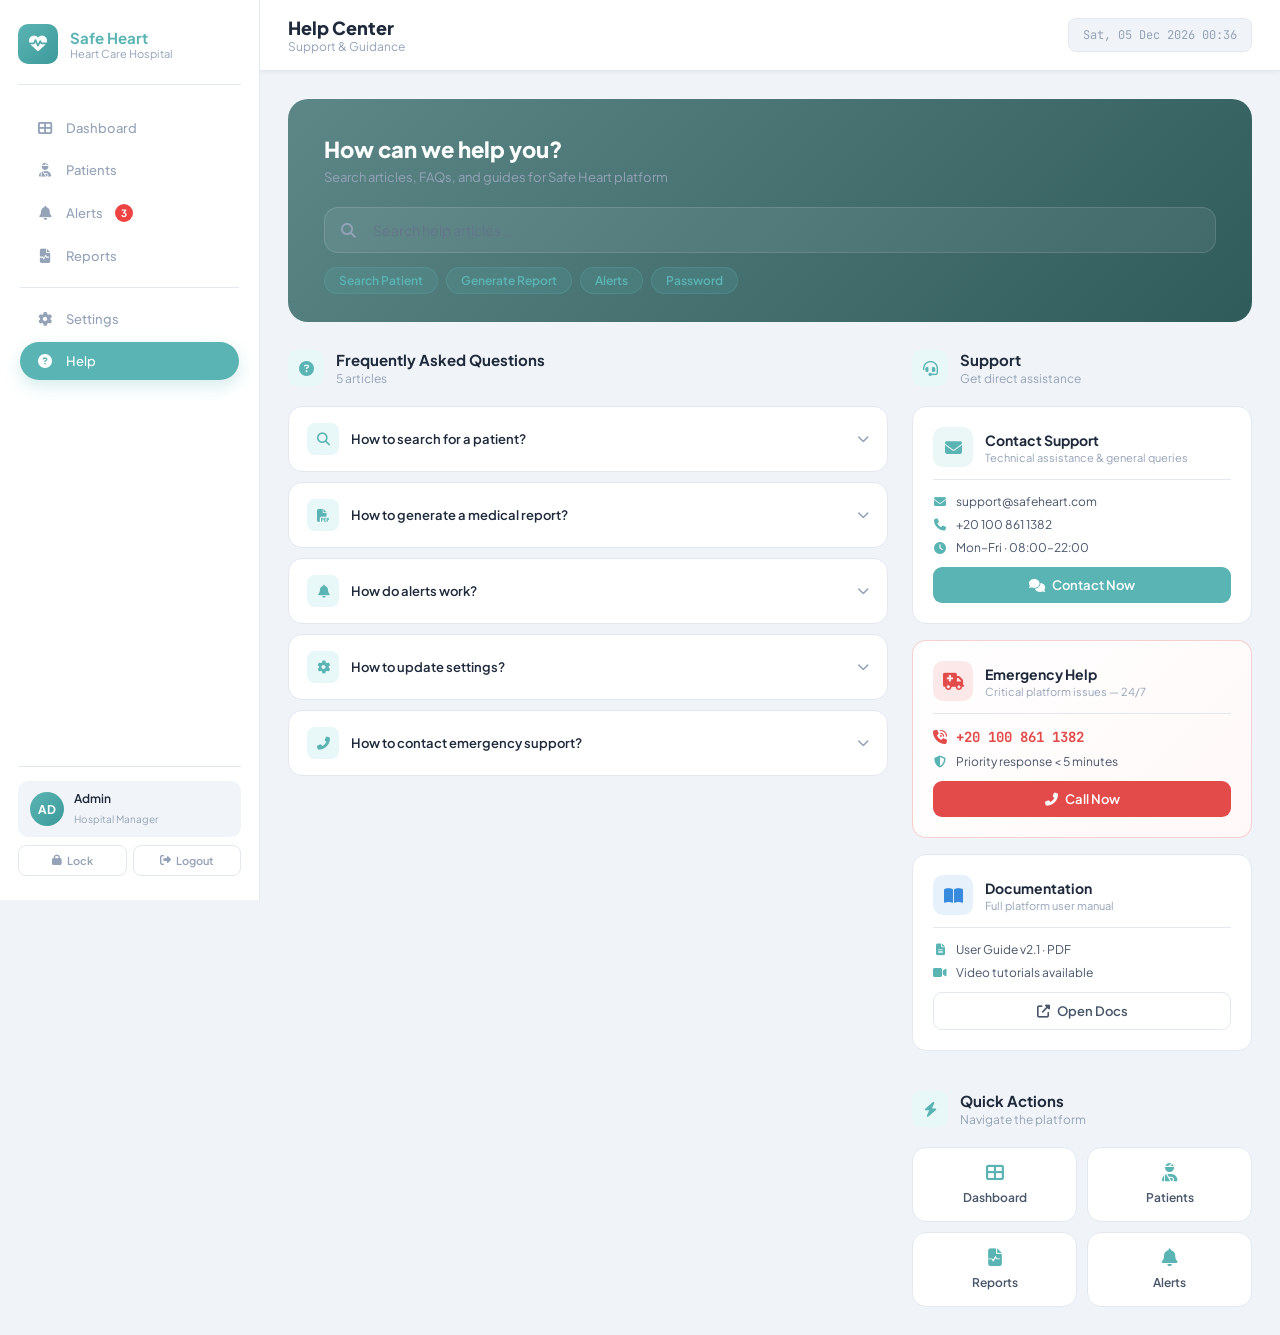
<file: Hospital/html/help.html>
<!DOCTYPE html>
<html lang="en">

<head>
    <meta charset="UTF-8">
    <meta name="viewport" content="width=device-width, initial-scale=1.0">
    <title>Safe Heart | Help Center</title>
    <link
        href="https://fonts.googleapis.com/css2?family=Plus+Jakarta+Sans:wght@300;400;500;600;700;800&family=JetBrains+Mono:wght@400;500&display=swap"
        rel="stylesheet">
    <link rel="stylesheet" href="https://cdnjs.cloudflare.com/ajax/libs/font-awesome/6.5.1/css/all.min.css">
    <link rel="stylesheet" href="../css/help.css">
</head>

<body>

    <!-- PAGE LOADER -->
    <div class="page-loader" id="pageLoader">
        <div class="loader-wrap">
            <div class="loader-heart"><i class="fas fa-heartbeat"></i></div>
            <p>Loading Help Center…</p>
        </div>
    </div>

    <!-- SIDEBAR -->
    <aside class="sidebar" id="sidebar">
        <div class="sb-logo">
            <div class="sb-logo-icon"><i class="fas fa-heartbeat"></i></div>
            <div class="sb-logo-text">
                <h3>Safe Heart</h3>
                <p>Heart Care Hospital</p>
            </div>
        </div>
        <nav class="sb-nav">
            <a href="./Hospital_Dashboard.html" class="sb-link"><i class="fas fa-th-large"></i><span>Dashboard</span></a>
            <a href="./patient.html" class="sb-link"><i class="fas fa-user-injured"></i><span>Patients</span></a>
            <a href="./Alert.html" class="sb-link"><i class="fas fa-bell"></i><span>Alerts</span><em class="nav-dot">3</em></a>
            <a href="./Report.html" class="sb-link"><i class="fas fa-file-medical-alt"></i><span>Reports</span></a>
            <div class="sb-divider"></div>
            <a href="./Setting.html" class="sb-link"><i class="fas fa-cog"></i><span>Settings</span></a>
            <a href="#" class="sb-link active"><i class="fas fa-question-circle"></i><span>Help</span></a>
        </nav>
        <div class="sb-bottom">
            <div class="sb-user">
                <div class="sb-avatar">AD</div>
                <div class="sb-user-info">
                    <p>Admin</p><small>Hospital Manager</small>
                </div>
            </div>
            <div class="sb-btns">
                <button class="sb-btn lock" id="lockBtn"><i class="fas fa-lock"></i> Lock</button>
                <button class="sb-btn logout"><i class="fas fa-sign-out-alt"></i> Logout</button>
            </div>
        </div>
        <div class="lock-screen" id="lockScreen">
            <div class="lock-icon"><i class="fas fa-lock"></i></div>
            <h3>Screen Locked</h3>
            <p>Enter PIN to unlock</p>
            <input class="lock-input" type="password" id="lockPin" placeholder="••••" maxlength="4">
            <button class="lock-unlock-btn" id="unlockBtn">Unlock</button>
        </div>
    </aside>
    <div class="overlay" id="overlay"></div>

    <!-- PAGE WRAP -->
    <div class="page-wrap">

        <!-- TOP BAR -->
        <div class="topbar">
            <div class="topbar-left">
                <button class="menu-btn" id="menuBtn"><i class="fas fa-bars"></i></button>
                <div>
                    <h1 class="page-title">Help Center</h1>
                    <p class="page-sub">Support &amp; Guidance</p>
                </div>
            </div>
            <div class="topbar-right">
                <div class="topbar-datetime" id="topbarClock"></div>
            </div>
        </div>

        <!-- CONTENT -->
        <div class="content">

            <!-- HERO SEARCH -->
            <div class="help-hero slide-up" style="--d:.05s">
                <div class="hero-text">
                    <h2>How can we help you?</h2>
                    <p>Search articles, FAQs, and guides for Safe Heart platform</p>
                </div>
                <div class="search-wrap">
                    <i class="fas fa-search search-ico"></i>
                    <input type="text" id="searchInput" placeholder="Search help articles…" autocomplete="off">
                    <button class="search-clear" id="searchClear" onclick="clearSearch()"><i
                            class="fas fa-times"></i></button>
                </div>
                <div class="search-tags">
                    <span class="stag" onclick="quickSearch('patient')">Search Patient</span>
                    <span class="stag" onclick="quickSearch('report')">Generate Report</span>
                    <span class="stag" onclick="quickSearch('alert')">Alerts</span>
                    <span class="stag" onclick="quickSearch('password')">Password</span>
                </div>
            </div>

            <!-- TWO COLUMN LAYOUT -->
            <div class="help-grid">

                <!-- LEFT: FAQ -->
                <div class="help-col">
                    <div class="section-hdr slide-up" style="--d:.1s">
                        <div class="section-icon"><i class="fas fa-question-circle"></i></div>
                        <div>
                            <h2>Frequently Asked Questions</h2>
                            <p id="faqCount">5 articles</p>
                        </div>
                    </div>
                    <div class="faq-list" id="faqList">

                        <div class="faq-item slide-up" style="--d:.12s"
                            data-keywords="search patient find lookup id name">
                            <button class="faq-btn" onclick="toggleFAQ(this)">
                                <div class="faq-q-wrap">
                                    <div class="faq-q-icon"><i class="fas fa-search"></i></div>
                                    <span>How to search for a patient?</span>
                                </div>
                                <i class="fas fa-chevron-down faq-arrow"></i>
                            </button>
                            <div class="faq-body">
                                <p>To search for a patient, navigate to the <strong>Patients</strong> section from the
                                    sidebar. You can search by:</p>
                                <ul>
                                    <li><strong>Patient ID</strong> — e.g. <code>SH-00412</code></li>
                                    <li><strong>Full Name</strong> — type part of the name</li>
                                    <li><strong>Admission Date</strong> — filter by date range</li>
                                </ul>
                                <p>Results update in real-time as you type. Click a patient row to open their full
                                    profile.</p>
                                <div class="faq-tip"><i class="fas fa-lightbulb"></i> Tip: Use the "Advanced Filter"
                                    button for multi-criteria search.</div>
                            </div>
                        </div>

                        <div class="faq-item slide-up" style="--d:.14s"
                            data-keywords="generate report pdf export medical download print">
                            <button class="faq-btn" onclick="toggleFAQ(this)">
                                <div class="faq-q-wrap">
                                    <div class="faq-q-icon"><i class="fas fa-file-pdf"></i></div>
                                    <span>How to generate a medical report?</span>
                                </div>
                                <i class="fas fa-chevron-down faq-arrow"></i>
                            </button>
                            <div class="faq-body">
                                <p>Medical reports can be generated from the <strong>Reports</strong> section or
                                    directly from a patient profile:</p>
                                <ul>
                                    <li>Open the patient's record</li>
                                    <li>Click <strong>"Generate Report"</strong> in the top bar</li>
                                    <li>Review the AI analysis and vitals charts</li>
                                    <li>Optionally add <strong>Clinical Notes</strong> via the modal</li>
                                    <li>Click <strong>"Export PDF"</strong> to download</li>
                                </ul>
                                <p>Reports include ECG waveform, vital trend charts, AI findings, and timeline.</p>
                                <div class="faq-tip"><i class="fas fa-lightbulb"></i> Tip: Clinical Notes section only
                                    appears in the PDF if you fill it in.</div>
                            </div>
                        </div>

                        <div class="faq-item slide-up" style="--d:.16s"
                            data-keywords="alert alerts work critical warning notification auto ai">
                            <button class="faq-btn" onclick="toggleFAQ(this)">
                                <div class="faq-q-wrap">
                                    <div class="faq-q-icon"><i class="fas fa-bell"></i></div>
                                    <span>How do alerts work?</span>
                                </div>
                                <i class="fas fa-chevron-down faq-arrow"></i>
                            </button>
                            <div class="faq-body">
                                <p>Safe Heart AI continuously monitors patient vitals and triggers alerts based on
                                    thresholds:</p>
                                <ul>
                                    <li><strong class="text-red">Critical</strong> — Immediate intervention required
                                        (e.g. SpO₂ &lt; 90%, HR &gt; 140 BPM)</li>
                                    <li><strong class="text-amber">Warning</strong> — Parameters trending toward concern
                                    </li>
                                    <li><strong class="text-green">Stable</strong> — Vitals within acceptable range</li>
                                </ul>
                                <p>Alerts appear in the Alerts panel, in-app notifications, and optionally via email/SMS
                                    (configurable in Settings).</p>
                                <div class="faq-tip"><i class="fas fa-lightbulb"></i> Tip: Enable "Auto Alerts" in
                                    Settings &gt; System Preferences for AI-driven predictive alerts.</div>
                            </div>
                        </div>

                        <div class="faq-item slide-up" style="--d:.18s"
                            data-keywords="settings update save preferences profile password language dark mode">
                            <button class="faq-btn" onclick="toggleFAQ(this)">
                                <div class="faq-q-wrap">
                                    <div class="faq-q-icon"><i class="fas fa-cog"></i></div>
                                    <span>How to update settings?</span>
                                </div>
                                <i class="fas fa-chevron-down faq-arrow"></i>
                            </button>
                            <div class="faq-body">
                                <p>Access <strong>Settings</strong> from the sidebar (bottom section). Available options
                                    include:</p>
                                <ul>
                                    <li><strong>Profile Settings</strong> — name, email, hospital, photo</li>
                                    <li><strong>System Preferences</strong> — dark mode, notifications, language</li>
                                    <li><strong>Security</strong> — change password with strength indicator</li>
                                    <li><strong>Notification Settings</strong> — critical, email, SMS toggles</li>
                                </ul>
                                <p>All changes take effect immediately after clicking <strong>Save</strong>.</p>
                            </div>
                        </div>

                        <div class="faq-item slide-up" style="--d:.20s"
                            data-keywords="emergency contact call help urgent support phone">
                            <button class="faq-btn" onclick="toggleFAQ(this)">
                                <div class="faq-q-wrap">
                                    <div class="faq-q-icon"><i class="fas fa-phone-alt"></i></div>
                                    <span>How to contact emergency support?</span>
                                </div>
                                <i class="fas fa-chevron-down faq-arrow"></i>
                            </button>
                            <div class="faq-body">
                                <p>For platform emergencies or urgent technical issues:</p>
                                <ul>
                                    <li><strong>Emergency Hotline:</strong> <code>+20 100 86</code> — 24/7</li>
                                    <li><strong>Support Email:</strong> <code>support@safeheart.com</code></li>
                                    <li><strong>Live Chat:</strong> Available Mon–Fri, 08:00–22:00</li>
                                </ul>
                                <p>For patient medical emergencies, contact the on-call cardiologist directly through
                                    the hospital PABX system.</p>
                                <div class="faq-tip faq-tip-red"><i class="fas fa-exclamation-circle"></i> For
                                    life-threatening emergencies, call the local emergency number immediately.</div>
                            </div>
                        </div>

                        <!-- No results -->
                        <div class="no-results" id="noResults" style="display:none">
                            <div class="nr-icon"><i class="fas fa-search"></i></div>
                            <p>No articles found for "<span id="noResultsQuery"></span>"</p>
                            <small>Try different keywords or browse the support cards</small>
                        </div>

                    </div>
                </div>

                <!-- RIGHT: SUPPORT + QUICK ACTIONS -->
                <div class="help-col-right">

                    <!-- SUPPORT CARDS -->
                    <div class="section-hdr slide-up" style="--d:.1s">
                        <div class="section-icon"><i class="fas fa-headset"></i></div>
                        <div>
                            <h2>Support</h2>
                            <p>Get direct assistance</p>
                        </div>
                    </div>

                    <div class="support-card slide-up" style="--d:.15s">
                        <div class="support-card-hdr">
                            <div class="sc-icon teal-ico"><i class="fas fa-envelope"></i></div>
                            <div>
                                <h3>Contact Support</h3>
                                <p>Technical assistance & general queries</p>
                            </div>
                        </div>
                        <div class="sc-detail"><i class="fas fa-envelope"></i> support@safeheart.com</div>
                        <div class="sc-detail"><i class="fas fa-phone"></i> +20 100 861 1382</div>
                        <div class="sc-detail"><i class="fas fa-clock"></i> Mon–Fri · 08:00–22:00</div>
                        <button class="btn-teal" onclick="showToast('Opening support chat…')"><i
                                class="fas fa-comments"></i> Contact Now</button>
                    </div>

                    <div class="support-card slide-up emergency-card" style="--d:.2s">
                        <div class="support-card-hdr">
                            <div class="sc-icon red-ico"><i class="fas fa-ambulance"></i></div>
                            <div>
                                <h3>Emergency Help</h3>
                                <p>Critical platform issues — 24/7</p>
                            </div>
                        </div>
                        <div class="sc-detail emergency-num"><i class="fas fa-phone-volume"></i> +20 100 861 1382</div>
                        <div class="sc-detail"><i class="fas fa-shield-alt"></i> Priority response &lt; 5 minutes</div>
                        <button class="btn-danger" onclick="callEmergency()"><i class="fas fa-phone-alt"></i> Call
                            Now</button>
                    </div>

                    <div class="support-card slide-up" style="--d:.25s">
                        <div class="support-card-hdr">
                            <div class="sc-icon blue-ico"><i class="fas fa-book-open"></i></div>
                            <div>
                                <h3>Documentation</h3>
                                <p>Full platform user manual</p>
                            </div>
                        </div>
                        <div class="sc-detail"><i class="fas fa-file-alt"></i> User Guide v2.1 · PDF</div>
                        <div class="sc-detail"><i class="fas fa-video"></i> Video tutorials available</div>
                        <button class="btn-outline" onclick="showToast('Opening documentation…')"><i
                                class="fas fa-external-link-alt"></i> Open Docs</button>
                    </div>

                    <!-- QUICK ACTIONS -->
                    <div class="section-hdr slide-up" style="--d:.28s; margin-top:24px">
                        <div class="section-icon"><i class="fas fa-bolt"></i></div>
                        <div>
                            <h2>Quick Actions</h2>
                            <p>Navigate the platform</p>
                        </div>
                    </div>
                    <div class="quick-actions slide-up" style="--d:.3s">
                        <button class="qa-btn" onclick="showToast('Going to Dashboard…')"><i
                                class="fas fa-th-large"></i><span>Dashboard</span></button>
                        <button class="qa-btn" onclick="showToast('Going to Patients…')"><i
                                class="fas fa-user-injured"></i><span>Patients</span></button>
                        <button class="qa-btn" onclick="showToast('Going to Reports…')"><i
                                class="fas fa-file-medical-alt"></i><span>Reports</span></button>
                        <button class="qa-btn" onclick="showToast('Going to Alerts…')"><i
                                class="fas fa-bell"></i><span>Alerts</span></button>
                    </div>

                </div><!-- end right col -->
            </div><!-- end help-grid -->
        </div><!-- end content -->
    </div><!-- end page-wrap -->

    <!-- TOAST -->
    <div class="toast" id="toast"><i class="fas fa-check-circle"></i><span id="toastMsg">Done</span></div>

    <script src="../js/help.js"></script>
</body>

</html>
</file>
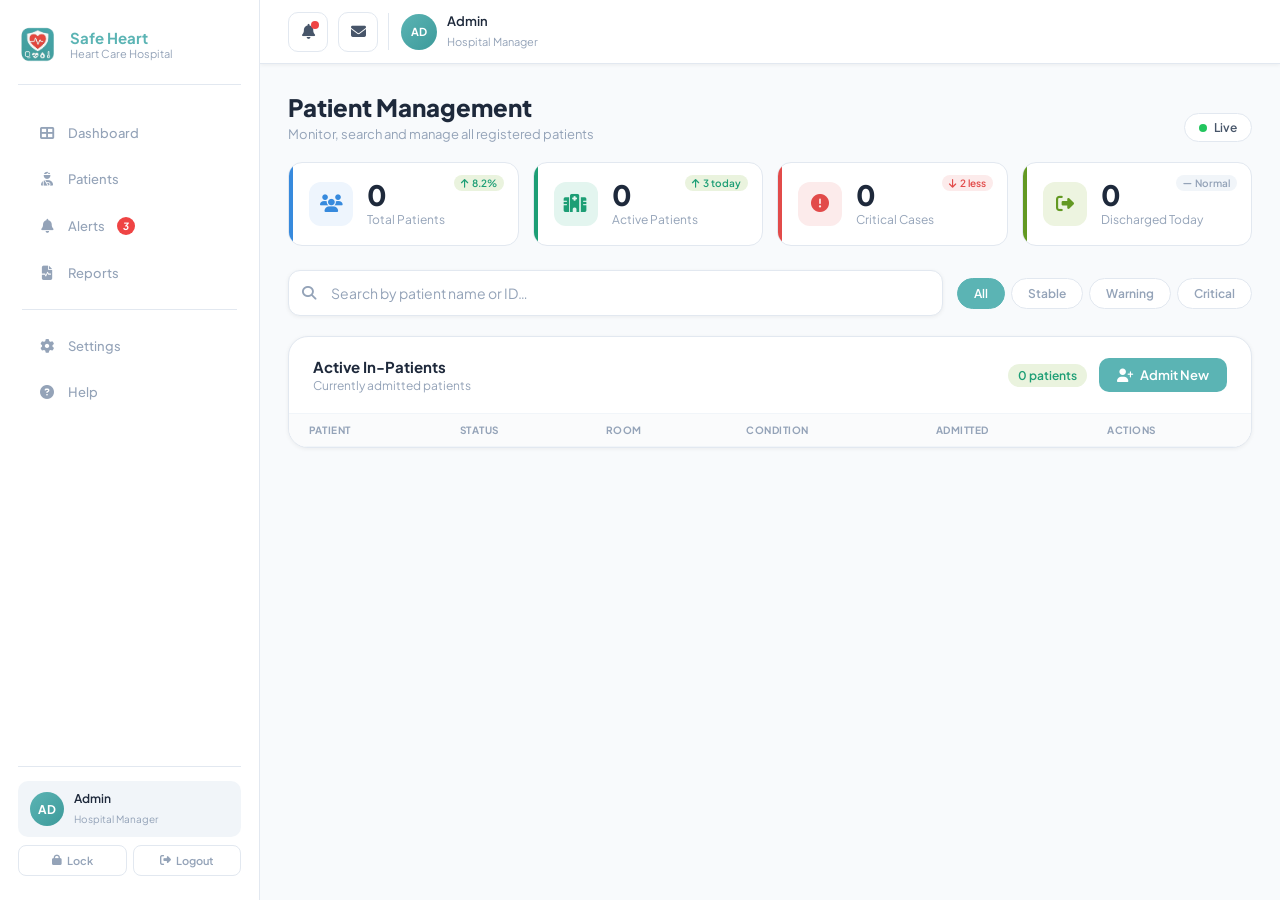
<file: Hospital/html/patient.html>
<!DOCTYPE html>
<html lang="en">

<head>
    <meta charset="UTF-8">
    <meta name="viewport" content="width=device-width, initial-scale=1.0">
    <title>Safe Heart | Patient Management</title>
    <link
        href="https://fonts.googleapis.com/css2?family=Plus+Jakarta+Sans:wght@300;400;500;600;700;800&family=JetBrains+Mono:wght@400;500&display=swap"
        rel="stylesheet">
    <link rel="stylesheet" href="https://cdnjs.cloudflare.com/ajax/libs/font-awesome/6.5.1/css/all.min.css">
    <link rel="stylesheet" href="../css/patients.css">
</head>

<body>

    <!-- PAGE LOADER -->
    <div class="page-loader" id="pageLoader">
        <div class="loader-heart"><i class="fas fa-heartbeat"></i></div>
    </div>
    
    <!-- SIDEBAR -->
    <aside class="sidebar" id="sidebar">
        <div class="sb-logo">
            <div class="sb-logo-icon">
                <!-- <i class="fas fa-heartbeat"></i> -->
                <img src="../image/logo.png" alt="">
            </div>
            <div class="sb-logo-text">
                <h3>Safe Heart</h3>
                <p>Heart Care Hospital</p>
            </div>
        </div>
        <!-- <div class="sb-divider"></div> -->
        <nav class="sb-nav">
            <a href="./Hospital_Dashboard.html" class="sb-link"><i class="fas fa-th-large"></i><span>Dashboard</span></a>
            <a href="./patient.html" class="sb-link"><i class="fas fa-user-injured"></i><span>Patients</span></a>
            <a href="./Alert.html" class="sb-link"><i class="fas fa-bell"></i><span>Alerts</span><em class="nav-dot">3</em></a>
            <a href="./Report.html" class="sb-link"><i class="fas fa-file-medical-alt"></i><span>Reports</span></a>
            <div class="sb-divider"></div>
            <a href="./Setting.html" class="sb-link"><i class="fas fa-cog"></i><span>Settings</span></a>
            <a href="./help.html" class="sb-link"><i class="fas fa-question-circle"></i><span>Help</span></a>
        </nav>
        <div class="sb-bottom">
            <div class="sb-user">
                <div class="sb-avatar">AD</div>
                <div class="sb-user-info">
                    <p>Admin</p><small>Hospital Manager</small>
                </div>
            </div>
            <div class="sb-btns">
                <button class="sb-btn lock" id="lockBtn"><i class="fas fa-lock"></i> Lock</button>
                <button class="sb-btn logout" id="logoutBtn"><i class="fas fa-sign-out-alt"></i> Logout</button>
            </div>
        </div>
        <div class="lock-screen" id="lockScreen">
            <div class="lock-icon"><i class="fas fa-lock"></i></div>
            <h3>Screen Locked</h3>
            <p>Enter PIN to unlock</p>
            <input class="lock-input" type="password" id="lockPin" placeholder="Enter PIN" maxlength="4">
            <button class="lock-unlock-btn" id="unlockBtn">Unlock</button>
        </div>
    </aside>
    
    <div class="overlay" id="overlay"></div>

    <!-- MAIN -->
    <main class="content">

        <header class="header">
            <button class="menu-btn" id="menuBtn"><i class="fas fa-bars"></i></button>
            <div class="header-right">
                <div class="icon-btn notif"><i class="fas fa-bell"></i><span class="badge-dot"></span></div>
                <div class="icon-btn"><i class="fas fa-envelope"></i></div>
                <div class="hdr-user">
                    <div class="hdr-avatar">AD</div>
                    <div>
                        <p>Admin</p><small>Hospital Manager</small>
                    </div>
                </div>
            </div>
        </header>

        <div class="page-hero">
            <div>
                <h1 class="hero-title">Patient Management</h1>
                <p class="hero-sub">Monitor, search and manage all registered patients</p>
            </div>
            <div class="live-badge"><span class="live-pulse"></span>Live</div>
        </div>

        <!-- STATS -->
        <div class="stats-grid">
            <div class="stat-card blue">
                <div class="stat-icon-wrap"><i class="fas fa-users"></i></div>
                <div class="stat-info"><span class="stat-num" id="statTotal">0</span><span class="stat-lbl">Total
                        Patients</span></div>
                <span class="stat-trend up"><i class="fas fa-arrow-up"></i> 8.2%</span>
            </div>
            <div class="stat-card teal">
                <div class="stat-icon-wrap"><i class="fas fa-hospital"></i></div>
                <div class="stat-info"><span class="stat-num" id="statActive">0</span><span class="stat-lbl">Active
                        Patients</span></div>
                <span class="stat-trend up"><i class="fas fa-arrow-up"></i> 3 today</span>
            </div>
            <div class="stat-card red">
                <div class="stat-icon-wrap"><i class="fas fa-exclamation-circle"></i></div>
                <div class="stat-info"><span class="stat-num" id="statCritical">0</span><span class="stat-lbl">Critical
                        Cases</span></div>
                <span class="stat-trend down"><i class="fas fa-arrow-down"></i> 2 less</span>
            </div>
            <div class="stat-card green">
                <div class="stat-icon-wrap"><i class="fas fa-sign-out-alt"></i></div>
                <div class="stat-info"><span class="stat-num" id="statDischarged">0</span><span
                        class="stat-lbl">Discharged Today</span></div>
                <span class="stat-trend neutral"><i class="fas fa-minus"></i> Normal</span>
            </div>
        </div>

        <!-- SEARCH -->
        <div class="search-zone">
            <div class="search-wrap">
                <i class="fas fa-search s-ico"></i>
                <input type="text" id="searchInput" class="search-input" placeholder="Search by patient name or ID…"
                    autocomplete="off">
                <button class="s-clear" id="searchClear"><i class="fas fa-times"></i></button>
            </div>
            <div class="filter-pills">
                <button class="fpill active" data-filter="all">All</button>
                <button class="fpill" data-filter="Stable">Stable</button>
                <button class="fpill" data-filter="Warning">Warning</button>
                <button class="fpill" data-filter="Critical">Critical</button>
            </div>
        </div>

        <!-- RESULT CARD -->
        <div class="result-wrap" id="resultWrap">
            <div class="result-card" id="resultCard">
                <div class="rc-top">
                    <div class="rc-avatar" id="rcAvatar"></div>
                    <div class="rc-identity">
                        <h2 id="rcName"></h2>
                        <p id="rcId"></p>
                        <span class="rc-badge" id="rcStatus"></span>
                    </div>
                    <button class="rc-close" id="rcClose"><i class="fas fa-times"></i></button>
                </div>
                <div class="rc-vitals">
                    <div class="vital-chip">
                        <div class="vc-icon vc-red"><i class="fas fa-heartbeat"></i></div>
                        <div class="vc-body"><strong id="vcHR"></strong><small>Heart Rate</small></div>
                    </div>
                    <div class="vital-chip">
                        <div class="vc-icon vc-blue"><i class="fas fa-tint"></i></div>
                        <div class="vc-body"><strong id="vcBlood"></strong><small>Blood Type</small></div>
                    </div>
                    <div class="vital-chip">
                        <div class="vc-icon vc-teal"><i class="fas fa-user"></i></div>
                        <div class="vc-body"><strong id="vcAge"></strong><small>Age</small></div>
                    </div>
                    <div class="vital-chip">
                        <div class="vc-icon vc-green"><i class="fas fa-clock"></i></div>
                        <div class="vc-body"><strong id="vcUpdate"></strong><small>Last Update</small></div>
                    </div>
                </div>
                <div class="rc-emergency">
                    <h4><i class="fas fa-phone-alt"></i> Emergency Contact</h4>
                    <div class="em-grid">
                        <div class="em-row"><span>Name</span><strong id="emName"></strong></div>
                        <div class="em-row"><span>Relation</span><strong id="emRelation"></strong></div>
                        <div class="em-row"><span>Phone</span><strong id="emPhone"></strong></div>
                    </div>
                </div>
                <div class="rc-actions">
                    <a class="ra-btn ra-call" id="btnCall" href="#"><i class="fas fa-phone-alt"></i> Call</a>
                    <a class="ra-btn ra-wa" id="btnWA" href="#" target="_blank"><i class="fab fa-whatsapp"></i>
                        WhatsApp</a>
                    <button class="ra-btn ra-admit" id="btnAdmit"><i class="fas fa-hospital"></i> Admit</button>
                    <button class="ra-btn ra-emergency" id="btnEmergency"><i class="fas fa-exclamation-triangle"></i>
                        Emergency</button>
                </div>
            </div>
        </div>

        <!-- TABLE -->
        <div class="table-panel">
            <div class="tp-head">
                <div>
                    <h3>Active In-Patients</h3>
                    <p>Currently admitted patients</p>
                </div>
                <div class="tp-head-right">
                    <span class="tp-count" id="tableCount">0 patients</span>
                    <button class="admit-new-btn" id="admitNewBtn"><i class="fas fa-user-plus"></i> Admit New</button>
                </div>
            </div>
            <div class="table-scroll">
                <table class="pt-table">
                    <thead>
                        <tr>
                            <th>Patient</th>
                            <th>Status</th>
                            <th>Room</th>
                            <th>Condition</th>
                            <th>Admitted</th>
                            <th>Actions</th>
                        </tr>
                    </thead>
                    <tbody id="ptBody"></tbody>
                </table>
                <div class="table-empty" id="tableEmpty">
                    <div class="empty-ico"><i class="fas fa-user-injured"></i></div>
                    <p>No patients currently admitted</p>
                    <small>Click "Admit New" to add a patient</small>
                </div>
            </div>
        </div>

    </main>

    <!-- ADMIT MODAL -->
    <div class="modal-bg" id="editModal">
        <div class="modal-box">
            <div class="modal-hdr">
                <div>
                    <h3>Edit Patient</h3>
                    <p>Update patient information</p>
                </div>
                <button class="modal-x" id="closeEditBtn">
                    <i class="fas fa-times"></i>
                </button>
            </div>
    
            <div class="form-grid">
                <div class="fg full">
                    <label>Full Name</label>
                    <input type="text" id="eName" disabled>
                </div>
    
                <div class="fg">
                    <label>Patient ID</label>
                    <input type="text" id="eId" disabled>
                </div>
    
                <div class="fg">
                    <label>Room <em>*</em></label>
                    <input type="text" id="eRoom" placeholder="e.g. 205">
                </div>
    
                <div class="fg">
                    <label>Department</label>
                    <input type="text" id="eDept" placeholder="e.g. Cardiology">
                </div>
    
                <div class="fg">
                    <label>Status</label>
                    <select id="eStatus">
                        <option value="Stable">Stable</option>
                        <option value="Warning">Warning</option>
                        <option value="Critical">Critical</option>
                    </select>
                </div>
    
                <div class="fg">
                    <label>Condition</label>
                    <input type="text" id="eCondition" placeholder="e.g. Acute MI">
                </div>
            </div>
    
            <div class="modal-footer">
                <button class="mf-btn cancel" id="cancelEditBtn">Cancel</button>
                <button class="mf-btn primary" id="saveEditBtn">
                    <i class="fas fa-save"></i> Save Changes
                </button>
            </div>
        </div>
    </div>

    <!-- REPORT MODAL -->
    <div class="modal-bg" id="reportModal">
        <div class="modal-box report-box">
            <div class="modal-hdr">
                <div>
                    <h3>Medical Report</h3>
                    <p id="reportPtName">Patient</p>
                </div>
                <button class="modal-x" id="closeReportBtn"><i class="fas fa-times"></i></button>
            </div>
            <div class="form-grid">
                <div class="fg full"><label>Diagnosis</label><input type="text" id="rDiagnosis"
                        placeholder="Primary diagnosis"></div>
                <div class="fg"><label>Attending Doctor</label><input type="text" id="rDoctor" placeholder="Dr. Name">
                </div>
                <div class="fg"><label>Date</label><input type="text" id="rDate" readonly></div>
                <div class="fg full"><label>Medications</label><input type="text" id="rMeds"
                        placeholder="e.g. Aspirin 100mg, Metoprolol 50mg"></div>
                <div class="fg full"><label>Clinical Notes</label><textarea id="rNotes" rows="4"
                        placeholder="Write clinical observations…"></textarea></div>
            </div>
            <div class="modal-footer">
                <button class="mf-btn cancel" id="closeReportBtn2">Close</button>
                <button class="mf-btn primary" id="saveReportBtn"><i class="fas fa-save"></i> Save Report</button>
            </div>
        </div>
    </div>

    <!-- DISCHARGE MODAL -->
    <div class="modal-bg" id="dischargeModal">
        <div class="modal-box confirm-box">
            <div class="confirm-ico discharge-ico"><i class="fas fa-sign-out-alt"></i></div>
            <h3>Discharge Patient</h3>
            <p>Are you sure you want to discharge <strong id="dischargeName"></strong>?</p>
            <div class="confirm-footer">
                <button class="mf-btn cancel" id="cancelDischargeBtn">Cancel</button>
                <button class="mf-btn discharge-btn" id="doDischargeBtn">Discharge</button>
            </div>
        </div>
    </div>

    <!-- EMERGENCY MODAL -->
    <div class="modal-bg" id="emergencyModal">
        <div class="modal-box confirm-box emergency-box">
            <div class="confirm-ico emergency-ico"><i class="fas fa-exclamation-triangle"></i></div>
            <h3>Emergency Alert</h3>
            <p>Send emergency alert for <strong id="emergencyName"></strong>?<br>All on-call staff will be notified.</p>
            <div class="confirm-footer">
                <button class="mf-btn cancel" id="cancelEmergencyBtn">Cancel</button>
                <button class="mf-btn emergency-btn" id="doEmergencyBtn"><i class="fas fa-bell"></i> Send Alert</button>
            </div>
        </div>
    </div>

    <!-- LOGOUT MODAL -->
    <div class="modal-bg" id="logoutModal">
        <div class="modal-box confirm-box">
            <div class="confirm-ico logout-ico"><i class="fas fa-sign-out-alt"></i></div>
            <h3>Log Out</h3>
            <p>Are you sure you want to log out of Safe Heart?</p>
            <div class="confirm-footer">
                <button class="mf-btn cancel" id="cancelLogoutBtn">Cancel</button>
                <button class="mf-btn logout-btn" id="doLogoutBtn">Log Out</button>
            </div>
        </div>
    </div>

    <!-- TOAST -->
    <div class="toast" id="toast"><i id="toastIcon"></i><span id="toastMsg"></span></div>

    <script src="../js/patients.js"></script>
</body>

</html>
</file>
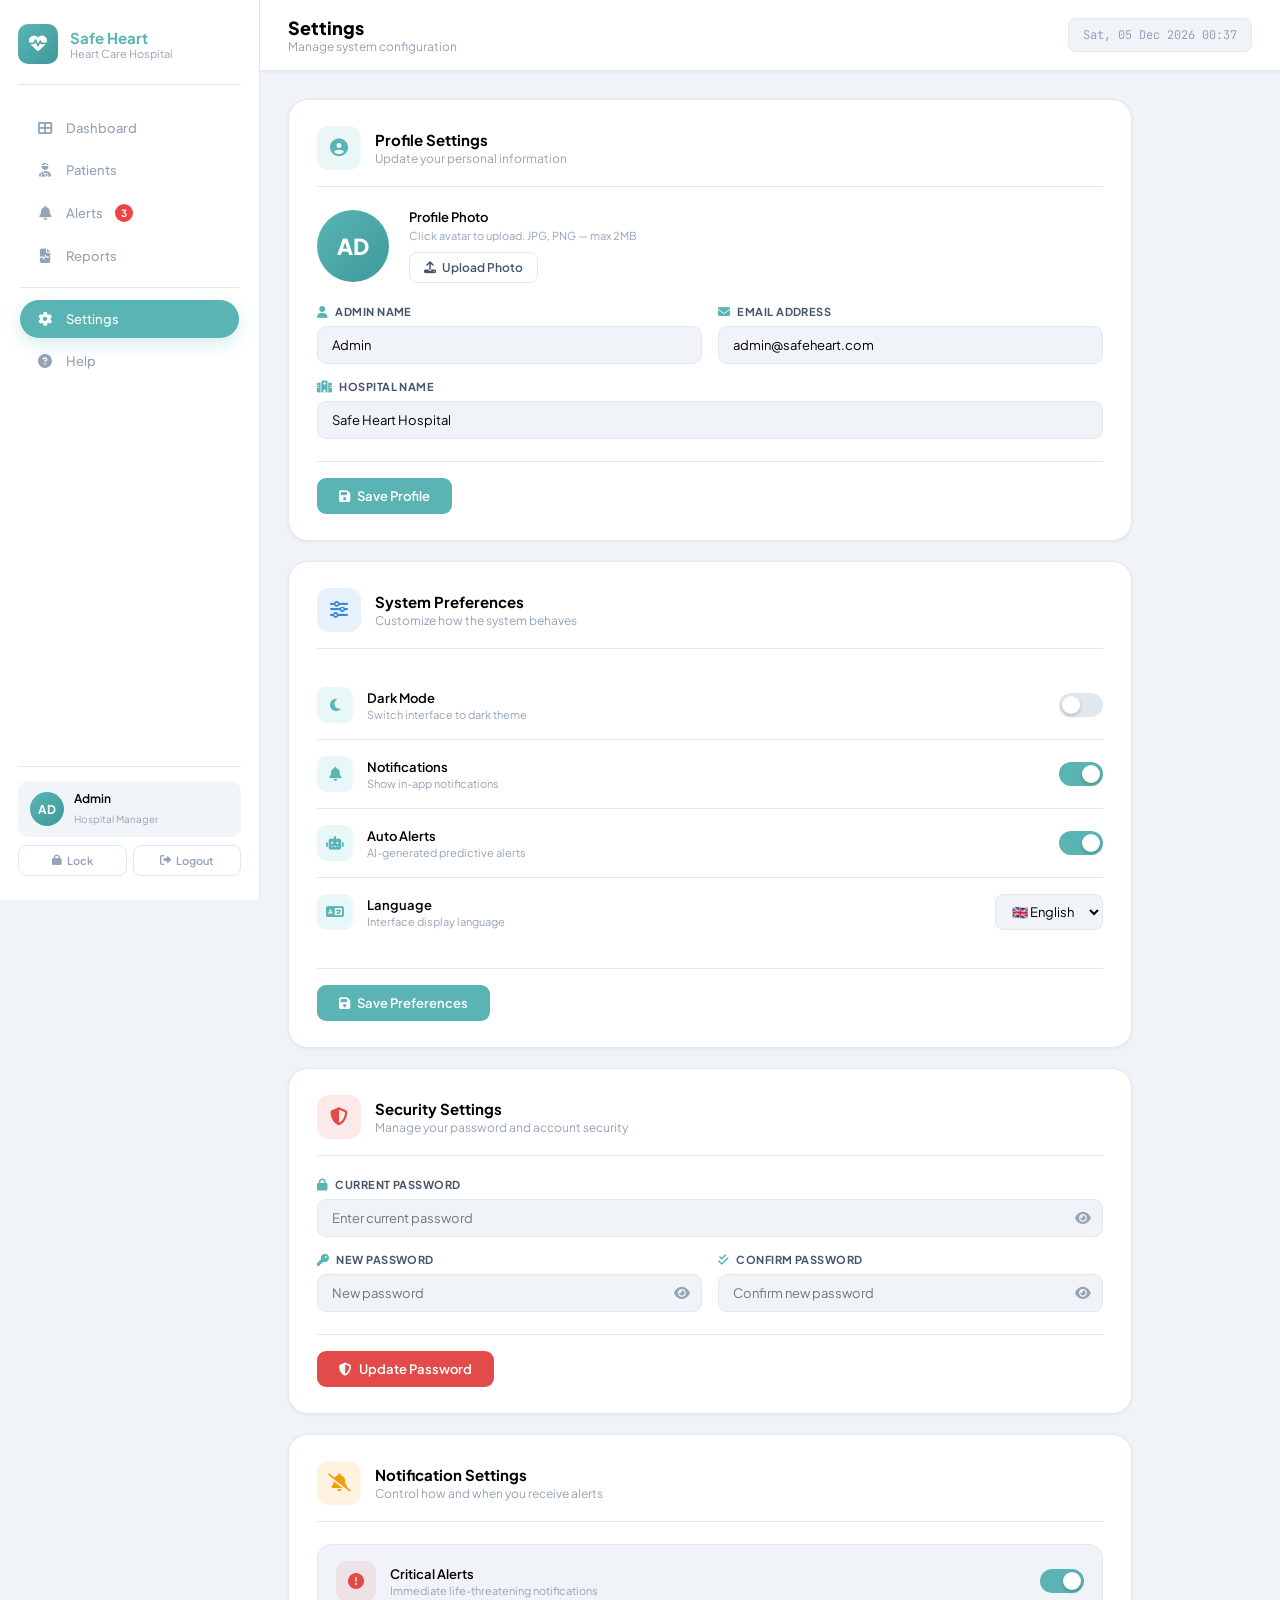
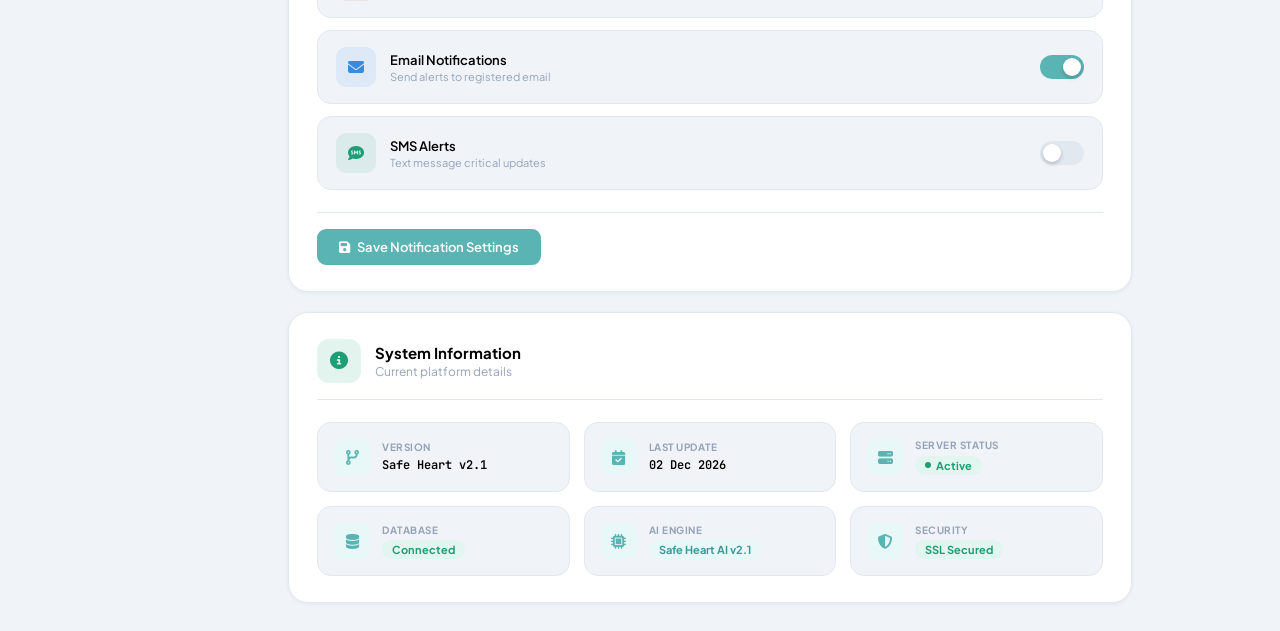
<file: Hospital/html/Setting.html>
<!DOCTYPE html>
<html lang="en">
<head>
<meta charset="UTF-8">
<meta name="viewport" content="width=device-width, initial-scale=1.0">
<title>Safe Heart | Settings</title>
<link href="https://fonts.googleapis.com/css2?family=Plus+Jakarta+Sans:wght@300;400;500;600;700;800&family=JetBrains+Mono:wght@400;500&display=swap" rel="stylesheet">
<link rel="stylesheet" href="https://cdnjs.cloudflare.com/ajax/libs/font-awesome/6.5.1/css/all.min.css">
<link rel="stylesheet" href="../css/Setting.css">
</head>
<body>

<!-- PAGE LOADER -->
<div class="page-loader" id="pageLoader">
  <div class="loader-wrap">
    <div class="loader-heart"><i class="fas fa-heartbeat"></i></div>
    <p>Loading Settings…</p>
  </div>
</div>

<!-- TOAST -->
<div class="toast" id="toast"><i class="fas fa-check-circle"></i><span id="toastMsg">Saved successfully</span></div>

<!-- SIDEBAR -->
<aside class="sidebar" id="sidebar">
  <div class="sb-logo">
    <div class="sb-logo-icon"><i class="fas fa-heartbeat"></i></div>
    <div class="sb-logo-text"><h3>Safe Heart</h3><p>Heart Care Hospital</p></div>
  </div>
  <nav class="sb-nav">
    <a href="./Hospital_Dashboard.html" class="sb-link"><i class="fas fa-th-large"></i><span>Dashboard</span></a>
    <a href="./patient.html" class="sb-link"><i class="fas fa-user-injured"></i><span>Patients</span></a>
    <a href="./Alert.html" class="sb-link"><i class="fas fa-bell"></i><span>Alerts</span><em class="nav-dot">3</em></a>
    <a href="./Report.html" class="sb-link"><i class="fas fa-file-medical-alt"></i><span>Reports</span></a>
    <div class="sb-divider"></div>
    <a href="./Setting.html" class="sb-link active"><i class="fas fa-cog"></i><span>Settings</span></a>
    <a href="./help.html" class="sb-link"><i class="fas fa-question-circle"></i><span>Help</span></a>
  </nav>
  <div class="sb-bottom">
    <div class="sb-user">
      <div class="sb-avatar">AD</div>
      <div class="sb-user-info"><p>Admin</p><small>Hospital Manager</small></div>
    </div>
    <div class="sb-btns">
      <button class="sb-btn lock" id="lockBtn"><i class="fas fa-lock"></i> Lock</button>
      <button class="sb-btn logout"><i class="fas fa-sign-out-alt"></i> Logout</button>
    </div>
  </div>
  <div class="lock-screen" id="lockScreen">
    <div class="lock-icon"><i class="fas fa-lock"></i></div>
    <h3>Screen Locked</h3><p>Enter PIN to unlock</p>
    <input class="lock-input" type="password" id="lockPin" placeholder="••••" maxlength="4">
    <button class="lock-unlock-btn" id="unlockBtn">Unlock</button>
  </div>
</aside>
<div class="overlay" id="overlay"></div>

<!-- PAGE WRAP -->
<div class="page-wrap">

  <!-- TOP BAR -->
  <div class="topbar">
    <div class="topbar-left">
      <button class="menu-btn" id="menuBtn"><i class="fas fa-bars"></i></button>
      <div>
        <h1 class="page-title">Settings</h1>
        <p class="page-sub">Manage system configuration</p>
      </div>
    </div>
    <div class="topbar-right">
      <div class="topbar-datetime" id="topbarClock"></div>
    </div>
  </div>

  <!-- CONTENT -->
  <div class="content">

    <!-- A: PROFILE SETTINGS -->
    <div class="settings-card slide-up" style="--d:.05s">
      <div class="card-header">
        <div class="card-icon teal"><i class="fas fa-user-circle"></i></div>
        <div><h2>Profile Settings</h2><p>Update your personal information</p></div>
      </div>
      <div class="avatar-upload-row">
        <div class="avatar-preview" id="avatarPreview">
          <span id="avatarInitials">AD</span>
          <div class="avatar-overlay" onclick="document.getElementById('avatarInput').click()">
            <i class="fas fa-camera"></i>
          </div>
        </div>
        <div class="avatar-info">
          <p class="avatar-label">Profile Photo</p>
          <p class="avatar-hint">Click avatar to upload. JPG, PNG — max 2MB</p>
          <input type="file" id="avatarInput" accept="image/*" hidden>
          <button class="btn-sm-outline" onclick="document.getElementById('avatarInput').click()"><i class="fas fa-upload"></i> Upload Photo</button>
        </div>
      </div>
      <div class="form-grid">
        <div class="form-group">
          <label><i class="fas fa-user"></i> Admin Name</label>
          <input type="text" id="adminName" value="Admin" placeholder="Full name">
        </div>
        <div class="form-group">
          <label><i class="fas fa-envelope"></i> Email Address</label>
          <input type="email" id="adminEmail" value="admin@safeheart.com" placeholder="Email">
        </div>
        <div class="form-group full">
          <label><i class="fas fa-hospital"></i> Hospital Name</label>
          <input type="text" id="hospitalName" value="Safe Heart Hospital" placeholder="Hospital name">
        </div>
      </div>
      <div class="card-footer">
        <button class="btn-primary" onclick="saveProfile()"><i class="fas fa-save"></i> Save Profile</button>
      </div>
    </div>

    <!-- B: SYSTEM PREFERENCES -->
    <div class="settings-card slide-up" style="--d:.1s">
      <div class="card-header">
        <div class="card-icon blue"><i class="fas fa-sliders-h"></i></div>
        <div><h2>System Preferences</h2><p>Customize how the system behaves</p></div>
      </div>
      <div class="prefs-list">
        <div class="pref-row">
          <div class="pref-info">
            <div class="pref-icon"><i class="fas fa-moon"></i></div>
            <div><p class="pref-name">Dark Mode</p><p class="pref-desc">Switch interface to dark theme</p></div>
          </div>
          <label class="toggle"><input type="checkbox" id="darkModeToggle"><span class="toggle-track"><span class="toggle-thumb"></span></span></label>
        </div>
        <div class="pref-row">
          <div class="pref-info">
            <div class="pref-icon"><i class="fas fa-bell"></i></div>
            <div><p class="pref-name">Notifications</p><p class="pref-desc">Show in-app notifications</p></div>
          </div>
          <label class="toggle"><input type="checkbox" id="notifToggle" checked><span class="toggle-track"><span class="toggle-thumb"></span></span></label>
        </div>
        <div class="pref-row">
          <div class="pref-info">
            <div class="pref-icon"><i class="fas fa-robot"></i></div>
            <div><p class="pref-name">Auto Alerts</p><p class="pref-desc">AI-generated predictive alerts</p></div>
          </div>
          <label class="toggle"><input type="checkbox" id="autoAlertToggle" checked><span class="toggle-track"><span class="toggle-thumb"></span></span></label>
        </div>
        <div class="pref-row">
          <div class="pref-info">
            <div class="pref-icon"><i class="fas fa-language"></i></div>
            <div><p class="pref-name">Language</p><p class="pref-desc">Interface display language</p></div>
          </div>
          <select class="pref-select" id="langSelect">
            <option value="en">🇬🇧 English</option>
            <option value="ar">🇸🇦 Arabic</option>
            <option value="fr">🇫🇷 French</option>
          </select>
        </div>
      </div>
      <div class="card-footer">
        <button class="btn-primary" onclick="savePrefs()"><i class="fas fa-save"></i> Save Preferences</button>
      </div>
    </div>

    <!-- C: SECURITY -->
    <div class="settings-card slide-up" style="--d:.15s">
      <div class="card-header">
        <div class="card-icon red"><i class="fas fa-shield-alt"></i></div>
        <div><h2>Security Settings</h2><p>Manage your password and account security</p></div>
      </div>
      <div class="form-grid">
        <div class="form-group full">
          <label><i class="fas fa-lock"></i> Current Password</label>
          <div class="input-icon-wrap">
            <input type="password" id="currentPass" placeholder="Enter current password">
            <button class="eye-btn" onclick="togglePass('currentPass',this)"><i class="fas fa-eye"></i></button>
          </div>
        </div>
        <div class="form-group">
          <label><i class="fas fa-key"></i> New Password</label>
          <div class="input-icon-wrap">
            <input type="password" id="newPass" placeholder="New password">
            <button class="eye-btn" onclick="togglePass('newPass',this)"><i class="fas fa-eye"></i></button>
          </div>
        </div>
        <div class="form-group">
          <label><i class="fas fa-check-double"></i> Confirm Password</label>
          <div class="input-icon-wrap">
            <input type="password" id="confirmPass" placeholder="Confirm new password">
            <button class="eye-btn" onclick="togglePass('confirmPass',this)"><i class="fas fa-eye"></i></button>
          </div>
        </div>
      </div>
      <div class="password-strength" id="passStrength" style="display:none">
        <div class="strength-bar"><div class="strength-fill" id="strengthFill"></div></div>
        <span id="strengthLabel">Weak</span>
      </div>
      <div class="card-footer">
        <button class="btn-danger" onclick="updatePassword()"><i class="fas fa-shield-alt"></i> Update Password</button>
      </div>
    </div>

    <!-- D: NOTIFICATION SETTINGS -->
    <div class="settings-card slide-up" style="--d:.2s">
      <div class="card-header">
        <div class="card-icon amber"><i class="fas fa-bell-slash"></i></div>
        <div><h2>Notification Settings</h2><p>Control how and when you receive alerts</p></div>
      </div>
      <div class="notif-grid">
        <div class="notif-card" id="nc-critical">
          <div class="notif-icon red-ico"><i class="fas fa-exclamation-circle"></i></div>
          <div class="notif-body"><p class="notif-name">Critical Alerts</p><p class="notif-desc">Immediate life-threatening notifications</p></div>
          <label class="toggle"><input type="checkbox" checked onchange="syncNotifCard(this,'nc-critical')"><span class="toggle-track"><span class="toggle-thumb"></span></span></label>
        </div>
        <div class="notif-card" id="nc-email">
          <div class="notif-icon blue-ico"><i class="fas fa-envelope"></i></div>
          <div class="notif-body"><p class="notif-name">Email Notifications</p><p class="notif-desc">Send alerts to registered email</p></div>
          <label class="toggle"><input type="checkbox" checked onchange="syncNotifCard(this,'nc-email')"><span class="toggle-track"><span class="toggle-thumb"></span></span></label>
        </div>
        <div class="notif-card" id="nc-sms">
          <div class="notif-icon green-ico"><i class="fas fa-sms"></i></div>
          <div class="notif-body"><p class="notif-name">SMS Alerts</p><p class="notif-desc">Text message critical updates</p></div>
          <label class="toggle"><input type="checkbox" onchange="syncNotifCard(this,'nc-sms')"><span class="toggle-track"><span class="toggle-thumb"></span></span></label>
        </div>
      </div>
      <div class="card-footer">
        <button class="btn-primary" onclick="saveNotif()"><i class="fas fa-save"></i> Save Notification Settings</button>
      </div>
    </div>

    <!-- E: SYSTEM INFO -->
    <div class="settings-card slide-up" style="--d:.25s">
      <div class="card-header">
        <div class="card-icon green"><i class="fas fa-info-circle"></i></div>
        <div><h2>System Information</h2><p>Current platform details</p></div>
      </div>
      <div class="sysinfo-grid">
        <div class="sysinfo-item">
          <div class="sysinfo-icon"><i class="fas fa-code-branch"></i></div>
          <div><p class="si-label">Version</p><p class="si-val mono">Safe Heart v2.1</p></div>
        </div>
        <div class="sysinfo-item">
          <div class="sysinfo-icon"><i class="fas fa-calendar-check"></i></div>
          <div><p class="si-label">Last Update</p><p class="si-val mono" id="lastUpdate"></p></div>
        </div>
        <div class="sysinfo-item">
          <div class="sysinfo-icon"><i class="fas fa-server"></i></div>
          <div><p class="si-label">Server Status</p><p class="si-val"><span class="status-pill green-pill"><span class="pulse-dot"></span>Active</span></p></div>
        </div>
        <div class="sysinfo-item">
          <div class="sysinfo-icon"><i class="fas fa-database"></i></div>
          <div><p class="si-label">Database</p><p class="si-val"><span class="status-pill green-pill">Connected</span></p></div>
        </div>
        <div class="sysinfo-item">
          <div class="sysinfo-icon"><i class="fas fa-microchip"></i></div>
          <div><p class="si-label">AI Engine</p><p class="si-val"><span class="status-pill teal-pill">Safe Heart AI v2.1</span></p></div>
        </div>
        <div class="sysinfo-item">
          <div class="sysinfo-icon"><i class="fas fa-shield-alt"></i></div>
          <div><p class="si-label">Security</p><p class="si-val"><span class="status-pill green-pill">SSL Secured</span></p></div>
        </div>
      </div>
    </div>

  </div><!-- end content -->
</div><!-- end page-wrap -->

<script src="../js/Setting.js"></script>
</body>
</html>
</file>
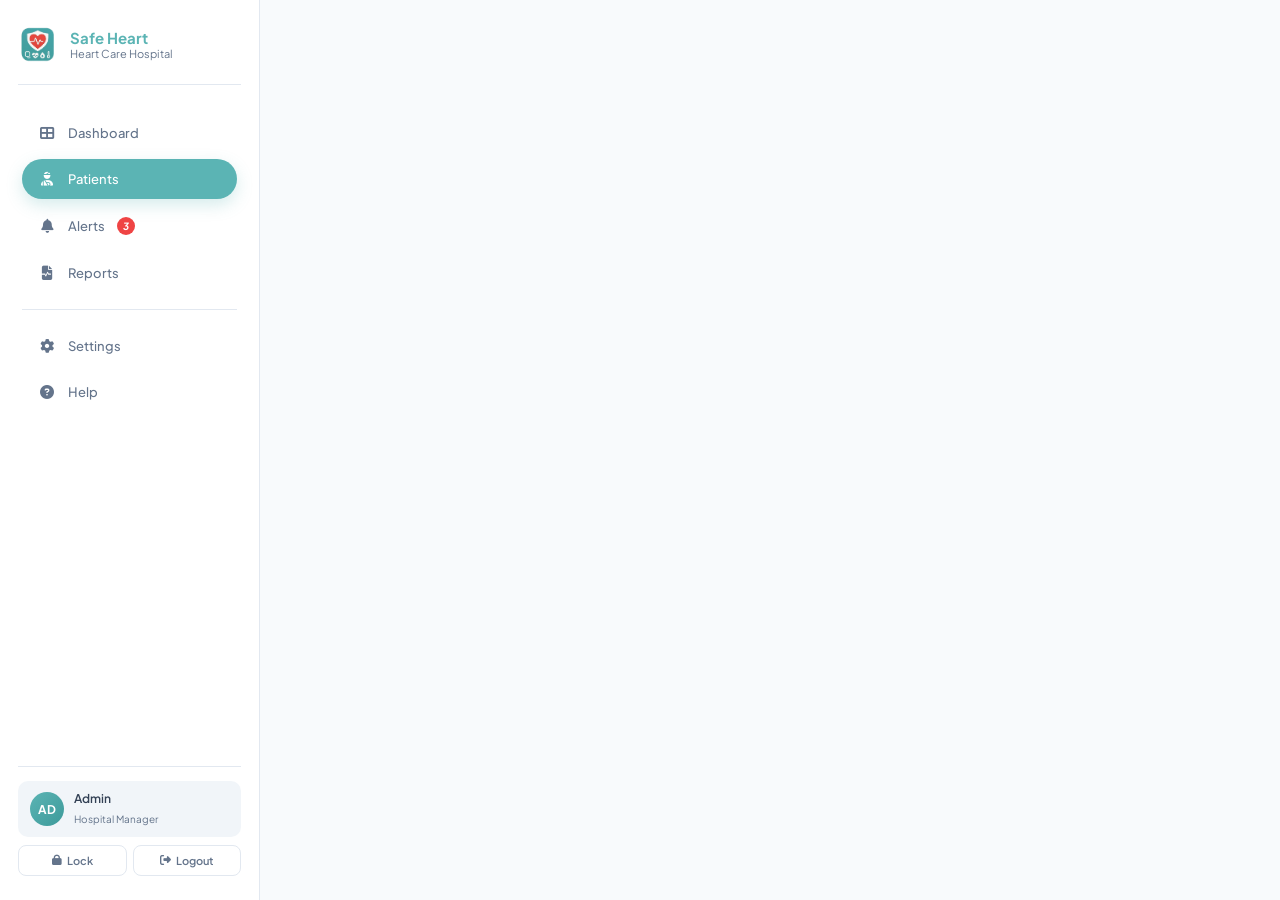
<file: Hospital/html/sidbar.html>
<!DOCTYPE html>
<html lang="en">
<head>
    <meta charset="UTF-8">
    <meta name="viewport" content="width=device-width, initial-scale=1.0">
    <title>Safe Heart | SidBar</title>
    <link
        href="https://fonts.googleapis.com/css2?family=Plus+Jakarta+Sans:wght@300;400;500;600;700;800&family=JetBrains+Mono:wght@400;500&display=swap"
        rel="stylesheet">
    <link rel="stylesheet" href="https://cdnjs.cloudflare.com/ajax/libs/font-awesome/6.5.1/css/all.min.css">
    <link rel="stylesheet" href="../css/sidbar.css">
</head>
<body>
    <!-- PAGE LOADER -->
    <div class="page-loader" id="pageLoader">
        <div class="loader-heart"><i class="fas fa-heartbeat"></i></div>
    </div>
    
    <!-- SIDEBAR -->
    <aside class="sidebar" id="sidebar">
        <div class="sb-logo">
            <div class="sb-logo-icon">
                <!-- <i class="fas fa-heartbeat"></i> -->
                <img src="../image/logo.png" alt="">
            </div>
            <div class="sb-logo-text">
                <h3>Safe Heart</h3>
                <p>Heart Care Hospital</p>
            </div>
        </div>
        <!-- <div class="sb-divider"></div> -->
        <nav class="sb-nav">
            <a href="./Hospital_Dashboard.html" class="sb-link"><i class="fas fa-th-large"></i><span>Dashboard</span></a>
            <a href="#" class="sb-link active"><i class="fas fa-user-injured"></i><span>Patients</span></a>
            <a href="#" class="sb-link"><i class="fas fa-bell"></i><span>Alerts</span><em class="nav-dot">3</em></a>
            <a href="#" class="sb-link"><i class="fas fa-file-medical-alt"></i><span>Reports</span></a>
            <div class="sb-divider"></div>
            <a href="#" class="sb-link"><i class="fas fa-cog"></i><span>Settings</span></a>
            <a href="#" class="sb-link"><i class="fas fa-question-circle"></i><span>Help</span></a>
        </nav>
        <div class="sb-bottom">
            <div class="sb-user">
                <div class="sb-avatar">AD</div>
                <div class="sb-user-info">
                    <p>Admin</p><small>Hospital Manager</small>
                </div>
            </div>
            <div class="sb-btns">
                <button class="sb-btn lock" id="lockBtn"><i class="fas fa-lock"></i> Lock</button>
                <button class="sb-btn logout" id="logoutBtn"><i class="fas fa-sign-out-alt"></i> Logout</button>
            </div>
        </div>
        <div class="lock-screen" id="lockScreen">
            <div class="lock-icon"><i class="fas fa-lock"></i></div>
            <h3>Screen Locked</h3>
            <p>Enter PIN to unlock</p>
            <input class="lock-input" type="password" id="lockPin" placeholder="Enter PIN" maxlength="4">
            <button class="lock-unlock-btn" id="unlockBtn">Unlock</button>
        </div>
    </aside>
    
    <div class="overlay" id="overlay"></div>
</body>
</html>
</file>
<file: css/main.css>
/* --- Root Variables & Reset --- */
:root {
    --primary: #5bb4b4;
    --dark: #1e293b;
    --light-bg: #f8fafc;
    --text-muted: #64748b;
    --white: #ffffff;
    --accent: #e2f2f2;
    --section-bg: #f4fbfb;
}

* {
    margin: 0;
    padding: 0;
    box-sizing: border-box;
    font-family: 'Inter', sans-serif;
}

/* ========================= */
/* NAVBAR BASE (Glassmorphism) */
/* ========================= */
.navbar {
    position: sticky;
    top: 0;
    z-index: 1000;

    display: flex;
    justify-content: space-between;
    align-items: center;

    padding: 18px 8%;

    /* Glass effect */
    background: rgba(255, 255, 255, 0.6);
    backdrop-filter: blur(12px);
    -webkit-backdrop-filter: blur(12px);

    border-bottom: 1px solid rgba(255, 255, 255, 0.2);
    box-shadow: 0 8px 30px rgba(0, 0, 0, 0.05);

    transition: all 0.3s ease;

    animation: navFadeDown 0.6s ease forwards;
}

/* ========================= */
/* NAVBAR ANIMATION ON LOAD */
/* ========================= */
@keyframes navFadeDown {
    from {
        transform: translateY(-20px);
        opacity: 0;
    }

    to {
        transform: translateY(0);
        opacity: 1;
    }
}

/* ========================= */
/* LOGO STYLE */
/* ========================= */
.logo {
    display: flex;
    align-items: center;
    gap: 10px;
    font-weight: 700;
    font-size: 1.2rem;
    color: var(--dark);
}

.logo img {
    width: 24px;
    height: 24px;
    object-fit: contain;
    transition: 0.3s ease;
}

.logo span {
    transition: 0.3s ease;
}

/* Logo hover effect */
.logo:hover img {
    transform: rotate(10deg) scale(1.1);
}

.logo:hover span {
    letter-spacing: 1px;
}

/* ========================= */
/* NAV LINKS */
/* ========================= */
.nav-links {
    display: flex;
    list-style: none;
    gap: 25px;
}

.nav-links a {
    text-decoration: none;
    color: var(--text-muted);
    font-size: 0.9rem;
    position: relative;
    transition: 0.3s ease;
}

/* underline animation */
.nav-links a::after {
    content: "";
    position: absolute;
    left: 0;
    bottom: -4px;
    width: 0%;
    height: 2px;
    background: var(--primary);
    transition: 0.3s ease;
}

.nav-links a:hover {
    color: var(--primary);
}

.nav-links a:hover::after {
    width: 100%;
}

/* active link */
.nav-links a.active {
    color: var(--primary);
}

.nav-links a.active::after {
    width: 100%;
    box-shadow: 0 0 8px var(--primary);
}

/* ========================= */
/* BUTTON */
/* ========================= */
.btn-download {
    background: var(--primary);
    color: white;
    border: none;
    padding: 10px 18px;
    border-radius: 6px;
    cursor: pointer;
    transition: 0.3s ease;
}

.btn-download:hover {
    transform: translateY(-2px);
    box-shadow: 0 8px 20px rgba(0, 0, 0, 0.1);
}

/* ========================= */
/* MENU TOGGLE (MOBILE) */
/* ========================= */
.menu-toggle {
    display: none;
    font-size: 22px;
    cursor: pointer;
    transition: 0.3s ease;
}

.menu-toggle:hover i {
    transform: rotate(90deg);
}

/* ========================= */
/* SCROLL SHRINK EFFECT */
/* ========================= */
.navbar.shrink {
    padding: 10px 8%;
    background: rgba(255, 255, 255, 0.85);
    backdrop-filter: blur(16px);
    box-shadow: 0 10px 25px rgba(0, 0, 0, 0.08);
}

.navbar.shrink .logo img {
    width: 20px;
    height: 20px;
}

.navbar.shrink .nav-links a {
    font-size: 0.85rem;
}

/* ========================= */
/* MOBILE SIDEBAR */
/* ========================= */
@media (max-width: 992px) {

    .menu-toggle {
        display: block;
    }

    .btn-download {
        display: none;
    }

    .nav-links {
        position: fixed;
        top: 0;
        right: 0;

        width: 280px;
        height: 100vh;

        background: rgba(255, 255, 255, 0.7);
        backdrop-filter: blur(15px);

        flex-direction: column;
        padding: 100px 30px;
        gap: 20px;

        transform: translateX(100%);
        opacity: 0;

        transition: 0.4s ease;

        box-shadow: -10px 0 40px rgba(0, 0, 0, 0.1);
        z-index: 1000;
    }

    .nav-links.active {
        transform: translateX(0);
        opacity: 1;
    }
}

/* ========================= */
/* DESKTOP RESET */
/* ========================= */
@media (min-width: 993px) {

    .nav-links {
        position: static;
        flex-direction: row;
        background: transparent;
        transform: none;
        opacity: 1;
        width: auto;
        height: auto;
        padding: 0;
        box-shadow: none;
    }
}

/* ========================= */
/* OVERLAY (MOBILE MENU) */
/* ========================= */
.overlay {
    position: fixed;
    inset: 0;
    background: rgba(0, 0, 0, 0.4);

    opacity: 0;
    visibility: hidden;

    transition: 0.3s ease;
    z-index: 999;
}

.overlay.active {
    opacity: 1;
    visibility: visible;
}

:root {
    --primary: #5bb4b4;
    --primary-dark: #3d9a9a;
}

/* =========================
   FOOTER BASE
========================= */
.main-footer {
    background: linear-gradient(135deg, #5bb4b4 0%, #3d9a9a 50%, #1e6f6f 100%);
    color: #fff;
    padding: 60px 20px 20px;
    position: relative;
    overflow: hidden;
    margin-top: 40px;
    backdrop-filter: blur(10px);
    /* margin-top: 20px; */
}


/* glow overlay */
.main-footer::before {
    content: "";
    position: absolute;
    inset: 0;
    background: radial-gradient(circle at top left, rgba(255,255,255,0.15), transparent 60%);
    pointer-events: none;
}

/* =========================
   GRID LAYOUT
========================= */
.footer-grid {
    display: grid;
    grid-template-columns: 2fr 3fr 2fr;
    gap: 40px;
    align-items: start;
    position: relative;
    z-index: 1;
}

/* =========================
   BRAND
========================= */
.footer-logo {
    display: flex;
    align-items: center;
    gap: 10px;
    font-size: 20px;
    font-weight: bold;
}

.footer-logo img {
    width: 42px;
    height: 42px;
    object-fit: cover;
}

.footer-brand p {
    margin-top: 15px;
    color: rgba(255,255,255,0.85);
    line-height: 1.6;
}

/* =========================
   LINKS
========================= */
.footer-links {
    display: flex;
    gap: 40px;
}

.link-col h4 {
    color: #fff;
    margin-bottom: 12px;
    font-size: 16px;
}

.link-col a {
    position: relative;
    display: inline-block;
    color: rgba(255,255,255,0.75);
    text-decoration: none;
    margin-bottom: 10px;
    transition: 0.3s;
}

/* underline animation */
.link-col a::after {
    content: "";
    position: absolute;
    left: 0;
    bottom: -3px;
    width: 0;
    height: 2px;
    background: #fff;
    transition: 0.35s ease;
}

.link-col a:hover {
    color: #fff;
}

.link-col a:hover::after {
    width: 100%;
}

/* =========================
   SOCIALS
========================= */
.socials a {
    position: relative;
    color: rgba(255,255,255,0.75);
    text-decoration: none;
    margin-right: 10px;
    transition: 0.3s;
}

.socials a:hover {
    color: #fff;
}

/* =========================
   FORM
========================= */
.footer-form h4 {
    margin-bottom: 10px;
}

.footer-form p {
    color: rgba(255,255,255,0.8);
    margin-bottom: 10px;
}

.footer-form form {
    display: flex;
    flex-direction: column;
    gap: 10px;
}

.footer-form input {
    padding: 12px;
    border-radius: 8px;
    border: 1px solid rgba(255,255,255,0.3);
    background: rgba(0,0,0,0.15);
    color: #fff;
    outline: none;
}

.footer-form input::placeholder {
    color: rgba(255,255,255,0.6);
}

.footer-form button {
    background: #fff;
    color: #1e6f6f;
    border: none;
    padding: 12px;
    border-radius: 8px;
    cursor: pointer;
    font-weight: bold;
    transition: 0.3s;
}

.footer-form button:hover {
    background: #e6fffb;
    transform: translateY(-2px);
}

/* =========================
   BOTTOM
========================= */
.footer-bottom {
    text-align: center;
    margin-top: 40px;
    padding-top: 20px;
    border-top: 1px solid rgba(255,255,255,0.2);
    color: rgba(255,255,255,0.75);
    font-size: 13px;
}

.socials a {
    display: inline-flex;
    align-items: center;
    justify-content: center;
    width: 38px;
    height: 38px;
    margin-right: 10px;
    border-radius: 50%;
    background: rgba(255, 255, 255, 0.15);
    color: #fff;
    font-size: 16px;
    transition: 0.3s;
    text-decoration: none;
}

.socials a:hover {
    background: #fff;
    color: #1e6f6f;
    transform: translateY(-3px);
}

/* =========================
   RESPONSIVE
========================= */

/* Tablet */
@media (max-width: 992px) {
    .footer-grid {
        grid-template-columns: 1fr 1fr;
        gap: 30px;
    }

    .footer-links {
        flex-direction: column;
        gap: 20px;
    }
}

/* Mobile */
@media (max-width: 600px) {
    .footer-grid {
        grid-template-columns: 1fr;
        text-align: center;
    }

    .footer-logo {
        justify-content: center;
    }

    .footer-links {
        align-items: center;
        justify-content: center;
    }

    .footer-form form {
        align-items: center;
    }

    .footer-form input,
    .footer-form button {
        width: 100%;
        max-width: 300px;
    }
}
</file>
<file: css/home.css>
/* --- Root Variables & Reset --- */
:root {
    --primary: #5bb4b4;
    --dark: #1e293b;
    --light-bg: #f8fafc;
    --text-muted: #64748b;
    --white: #ffffff;
    --accent: #e2f2f2;
    --section-bg: #f4fbfb;
}

* {
    margin: 0;
    padding: 0;
    box-sizing: border-box;
    font-family: 'Inter', sans-serif;
}

body {
    background-color: var(--white);
    color: var(--dark);
    line-height: 1.6;
}

.container {
    max-width: 1200px;
    margin: 0 auto;
    padding: 0 20px;
}

.text-center {
    text-align: center;
}

/* --- Buttons --- */
.btn-primary {
    background: var(--primary);
    color: white;
    border: none;
    padding: 12px 25px;
    border-radius: 8px;
    cursor: pointer;
    font-weight: 600;
}

.btn-secondary {
    background: transparent;
    border: 1px solid var(--primary);
    color: var(--primary);
    padding: 12px 25px;
    border-radius: 8px;
    cursor: pointer;
}

.btn-white {
    background-color: #ffffff;
    color: #76b7b2;
    border: none;
    padding: 14px 35px;
    border-radius: 8px;
    font-weight: 600;
    cursor: pointer;
    transition: 0.3s;
}

.btn-outline-white {
    background-color: transparent;
    border: 2px solid #ffffff;
    color: #ffffff;
    padding: 12px 35px;
    border-radius: 8px;
    font-weight: 600;
    cursor: pointer;
    transition: 0.3s;
}

/* --- Hero Section --- */
.hero {
    background: var(--section-bg);
    display: grid;
    grid-template-columns: minmax(0, 1fr) minmax(0, 1fr);
    gap: 40px;
    align-items: center;
    padding: 60px 20px;
    max-width: 1200px;
    margin: 0 auto;
}

.hero h1 {
    font-size: 3.2rem;
    line-height: 1.2;
    margin-bottom: 20px;
}

.hero h1 span {
    color: var(--primary);
}

.hero-btns {
    display: flex;
    gap: 15px;
    margin-top: 25px;
}

.hero-image {
    display: flex;
    justify-content: center;
}

.hero-image img {
    width: 100%;
    border-radius: 20px;
}

/* --- About Section --- */
.about {
    background-color: var(--white);
    padding: 120px 0;
    text-align: center;
    border-bottom: 1px solid #f1f5f9;
}

.about h2 {
    font-size: 2.8rem;
    margin-bottom: 30px;
}

.about p {
    color: var(--text-muted);
    line-height: 1.9;
    font-size: 1.15rem;
    max-width: 900px;
    margin: auto;
}

/* --- Features --- */
.features {
    background: var(--section-bg);
    padding: 60px 20px;
}

.features-grid {
    display: grid;
    grid-template-columns: repeat(auto-fit, minmax(300px, 1fr));
    gap: 25px;
}

.f-card {
    background: var(--light-bg);
    padding: 30px;
    border-radius: 15px;
    text-align: center;
    transition: 0.3s;
}

.f-card:hover {
    transform: translateY(-10px);
    background: white;
    box-shadow: 0 15px 30px rgba(0, 0, 0, 0.05);
}

.f-card i {
    font-size: 35px;
    color: var(--primary);
    margin-bottom: 15px;
}
.mobile-text i,
.dash-text i {
    color: var(--primary);
    margin-right: 15px;
    font-size: 1.2rem;
    transition: 0.4s;
}

.mobile-text li:hover i {
    transform: scale(1.3) rotate(360deg);
}
.dash-text li:hover i {
    transform: scale(1.3) rotate(360deg);
}
/* --- Section Title --- */
.section-title {
    text-align: center;
    margin-bottom: 40px;
    font-size: 2.5rem;
}

/* --- Steps --- */
.steps-flex {
    display: flex;
    justify-content: space-between;
    gap: 20px;
}

.step {
    text-align: center;
    flex: 1;
}

.step span {
    width: 45px;
    height: 45px;
    background: var(--primary);
    color: white;
    display: inline-flex;
    align-items: center;
    justify-content: center;
    border-radius: 50%;
    margin-bottom: 15px;
}

/* --- Mobile & Dashboard --- */
.mobile-grid,
.dash-grid {
    display: grid;
    grid-template-columns: 1fr 1fr;
    gap: 80px;
    align-items: center;
    padding: 100px 20px;
    max-width: 1200px;
    margin: auto;
}

.mobile-text h2,
.dash-text h2 {
    font-size: 2.8rem;
    margin-bottom: 25px;
}

.mobile-text li,
.dash-text li {
    margin-bottom: 18px;
    font-weight: 600;
    cursor: pointer;
    display: flex;
    align-items: center;
    transition: 0.3s;
}

.mobile-text li:hover,
.dash-text li:hover {
    transform: translateX(15px);
    color: var(--primary);
}

.mobile-text i,
.dash-text i {
    color: var(--primary);
    margin-right: 15px;
}


.mobile-text li,
.dash-text li {
    margin-bottom: 18px;
    font-weight: 600;
    display: flex;
    align-items: center;
    cursor: pointer;
    transition: all 0.4s ease;
}

.mobile-text li:hover,
.dash-text li:hover {
    transform: translateX(15px);
    color: var(--primary);
}

/* --- Images --- */
.mobile-img img,
.dash-img img {
    width: 100%;
    max-width: 520px;
    margin: auto;
    display: block;
    border-radius: 20px;
    transition: 0.4s;
}

.mobile-img:hover img {
    transform: scale(1.05);
}

.dash-img:hover img {
    transform: scale(1.05);
}

@keyframes floatingEffect {
    0% {
        transform: translateY(0px);
    }

    50% {
        transform: translateY(-15px);
    }

    100% {
        transform: translateY(0px);
    }
}

.mobile-img img,
.dash-img img {
    animation: floatingEffect 4s ease-in-out infinite;
}

.mobile-img:hover img {
    transform: rotateY(-12deg) scale(1.05);
    box-shadow: 0 30px 60px rgba(91, 180, 180, 0.2);
}

.dash-img:hover img {
    transform: rotateY(12deg) scale(1.05);
    box-shadow: 0 30px 60px rgba(91, 180, 180, 0.2);
}

/* --- Why Choose --- */
.why-choose {
    background: var(--section-bg);
    padding: 100px 0;
}

.why-grid {
    display: grid;
    grid-template-columns: repeat(4, 1fr);
    gap: 30px;
}

.why-item {
    padding: 35px 20px;
    text-align: center;
    transition: 0.3s;
}

.why-item:hover {
    transform: translateY(-15px);
    background: var(--white);
}

.why-item i {
    font-size: 45px;
    color: var(--primary);
}

.why-item i {
    font-size: 45px;
    color: var(--primary);
    margin-bottom: 20px;
    transition: 0.5s ease;
}

.why-item:hover i {
    transform: scale(1.2) rotate(15deg);
}


/* --- Testimonials --- */
.testimonials {
    padding: 100px 0;
}

.t-grid {
    display: grid;
    grid-template-columns: repeat(2, 1fr);
    gap: 40px;
}

.t-card {
    background: var(--section-bg);
    padding: 45px;
    border-radius: 25px;
    transition: 0.3s;
}

.t-card:hover {
    transform: scale(1.03);
}

.quote-mark {
    font-size: 70px;
    color: var(--primary);
    opacity: 0.2;
    transition: 0.4s;
}

.t-card:hover .quote-mark {
    opacity: 0.6;
    transform: translateY(-5px) rotate(-10deg);
}

/* --- CTA --- */
.start-monitoring {
    background: linear-gradient(135deg, var(--primary), #4a9a9a);
    color: white;
    padding: 120px 0;
    text-align: center;
}

.start-monitoring h2 {
    font-size: 3rem;
    margin-bottom: 25px;
}

.cta-btns {
    display: flex;
    justify-content: center;
    gap: 25px;
    margin-top: 40px;
}

/* --- Overlay --- */
.overlay {
    position: fixed;
    top: 0;
    left: 0;
    width: 100%;
    height: 100%;
    background: rgba(0, 0, 0, 0.4);
    opacity: 0;
    visibility: hidden;
    transition: 0.3s;
}

.overlay.active {
    opacity: 1;
    visibility: visible;
}

/* --- Responsive --- */
@media (max-width: 992px) {

    .hero,
    .mobile-grid,
    .dash-grid,
    .why-grid,
    .t-grid {
        grid-template-columns: 1fr;
        text-align: center;
    }

    .steps-flex {
        flex-direction: column;
    }

    .hero h1 {
        font-size: 2.5rem;
    }

    .why-grid {
        grid-template-columns: repeat(2, 1fr);
    }
}

@media (max-width: 576px) {
    .why-grid {
        grid-template-columns: 1fr;
    }
}

/* ================= CONTACT SECTION ================= */

.contact-section {
    padding: 120px 0;
    background: #f4fbfb;
}

/* Subtitle */
.contact-subtitle {
    text-align: center;
    color: #64748b;
    margin-bottom: 50px;
    font-size: 1.1rem;
}

/* Layout */
.contact-grid {
    display: grid;
    grid-template-columns: 1fr 1fr;
    gap: 60px;
    align-items: start;
}

/* ================= FORM ================= */
.contact-form {
    background: rgba(255, 255, 255, 0.8);
    backdrop-filter: blur(10px);

    padding: 40px;
    border-radius: 20px;

    box-shadow: 0 20px 40px rgba(0, 0, 0, 0.05);
    border: 1px solid rgba(0, 0, 0, 0.05);
}

/* Inputs */
.input-group {
    margin-bottom: 20px;
}

.contact-form input,
.contact-form textarea {
    width: 100%;
    padding: 14px 16px;

    border: 1px solid #e2e8f0;
    border-radius: 12px;

    outline: none;
    font-size: 0.95rem;

    transition: 0.3s;
}

/* Focus effect */
.contact-form input:focus,
.contact-form textarea:focus {
    border-color: #5bb4b4;
    box-shadow: 0 0 0 4px rgba(91, 180, 180, 0.15);
}

/* Button */
.contact-form button {
    width: 100%;
    margin-top: 10px;
}

/* ================= INFO SIDE ================= */
/* .contact-info {
    display: flex;
    flex-direction: column;
    gap: 20px;
}

.info-card {
    display: flex;
    align-items: center;
    gap: 15px;

    background: white;
    padding: 20px;

    border-radius: 16px;

    box-shadow: 0 10px 25px rgba(0, 0, 0, 0.05);

    transition: 0.3s;
} */

/* Hover */
/* .info-card:hover {
    transform: translateY(-5px);
    box-shadow: 0 20px 40px rgba(91, 180, 180, 0.15);
}

.info-card i {
    font-size: 20px;
    color: #5bb4b4;
} */

/* ================= RESPONSIVE ================= */
/* @media (max-width: 992px) {
    .contact-grid {
        grid-template-columns: 1fr;
    }

    .contact-form {
        padding: 25px;
    }
} */
</file>
<file: css/fag.css>
/* ================= ROOT ================= */
:root {
    --primary: #5bb4b4;
    --dark: #1e293b;
    --light-bg: #f8fafc;
    --text-muted: #64748b;
    --white: #ffffff;
    --accent: #e2f2f2;
    --section-bg: #f4fbfb;
}

/* ================= RESET ================= */
* {
    margin: 0;
    padding: 0;
    box-sizing: border-box;
    font-family: 'Inter', sans-serif;
}

body {
    background-color: var(--white);
    color: var(--dark);
    line-height: 1.6;
    overflow-x: hidden;
    /* حل أهم مشكلة scroll */
}

.container {
    max-width: 1200px;
    margin: 0 auto;
    padding: 0 20px;
}

.text-center {
    text-align: center;
}

/* ================= FAQ SECTION ================= */
.faq-section {
    padding: 80px 0;
    background: var(--white);
}

.faq-header {
    margin-bottom: 50px;
}

.q-icon {
    width: 40px;
    height: 40px;
    background: #e74c3c;
    color: white;
    border-radius: 50%;
    display: flex;
    align-items: center;
    justify-content: center;
    margin: 0 auto 15px;
    font-weight: bold;
    opacity: 0.8;
}

.faq-header h2 {
    font-size: 2.2rem;
    margin-bottom: 15px;
    color: var(--dark);
}

.faq-header p {
    color: var(--text-muted);
    margin-bottom: 25px;
}

.search-bar input {
    width: 100%;
    max-width: 500px;
    padding: 12px 20px;
    border: 1px solid #e2e8f0;
    border-radius: 8px;
    outline: none;
    transition: 0.3s;
}

/* ================= FAQ GRID ================= */
.faq-grid {
    max-width: 800px;
    margin: 0 auto;
    display: flex;
    flex-direction: column;
    gap: 15px;
}

.faq-item {
    background: var(--white);
    border: 1px solid #f1f5f9;
    border-radius: 10px;
    padding: 20px;
    text-align: left;
    transition: 0.3s ease;
    cursor: pointer;
}
.faq-item {
    transition: all 0.3s ease;
}

.faq-item:hover {
    border-color: var(--primary);
    box-shadow: 0 5px 15px rgba(0, 0, 0, 0.02);
}

/* ================= ANIMATION (UNCHANGED) ================= */
.faq-question {
    display: flex;
    align-items: center;
    gap: 15px;
    font-weight: 600;
    color: var(--dark);
}

.faq-question i {
    color: var(--primary);
    font-size: 1.1rem;
}

.faq-answer {
    max-height: 0;
    overflow: hidden;
    opacity: 0;
    transition: all 0.4s ease-in-out;
    padding-top: 0;
    color: var(--text-muted);
    font-size: 0.95rem;
}

.faq-item:hover .faq-answer {
    max-height: 120px;
    opacity: 1;
    padding-top: 15px;
}

/* ================= FOOTER ================= */
/* .main-footer {
    background-color: #55908b !important;
    color: white !important;
    padding: 80px 0 40px !important;
    margin-top: 100px !important;
} */

/* .footer-logo {
    display: flex !important;
    align-items: center !important;
    font-size: 28px !important;
    font-weight: 700 !important;
    margin-bottom: 20px !important;
}

.logo-white {
    color: #ffffff !important;
}

.logo-heart {
    color: #e74c3c !important;
    margin-right: 10px !important;
    font-size: 24px !important;
}

.social-links {
    display: flex !important;
    gap: 15px !important;
    margin-top: 15px !important;
}

.social-links a {
    color: white !important;
    transition: 0.3s ease !important;
}

.social-links a:hover {
    transform: translateY(-5px) !important;
}

.footer-grid {
    display: grid !important;
    grid-template-columns: 1fr 2fr !important;
    gap: 60px !important;
}

.footer-links-container {
    display: grid !important;
    grid-template-columns: repeat(3, 1fr) !important;
    gap: 40px !important;
}

.link-col a {
    color: #e2f2f2 !important;
    text-decoration: none !important;
    display: block !important;
    margin-bottom: 12px !important;
    transition: 0.3s;
}

.link-col a:hover {
    transform: translateX(6px);
} */

/* ================= RESPONSIVE ================= */

/* Tablet */
@media (max-width: 992px) {

    .faq-header h2 {
        font-size: 1.8rem;
    }

    .footer-grid {
        grid-template-columns: 1fr !important;
        gap: 40px !important;
    }

    .footer-links-container {
        grid-template-columns: 1fr 1fr !important;
    }
}

/* Mobile */
@media (max-width: 600px) {

    .faq-section {
        padding: 60px 15px;
    }

    .faq-header h2 {
        font-size: 1.5rem;
    }

    .faq-header p {
        font-size: 0.95rem;
    }

    .footer-links-container {
        grid-template-columns: 1fr !important;
    }

    .social-links {
        flex-wrap: wrap;
    }
}

/* touch devices */
@media (hover: none) {
    .faq-item:hover .faq-answer {
        max-height: 0;
        opacity: 0;
        padding-top: 0;
    }
}
</file>
<file: Hospital/css/Alert.css>
/* ═══════════════════════════════════════════════════
   SAFE HEART — ALERTS PAGE CSS
   ═══════════════════════════════════════════════════ */

:root {
    --primary: #5bb4b4;
    --primary-dark: #3d9a9a;
    --bg: #f0f4f8;
    --white: #ffffff;
    --border: #e2e8f0;
    --text-dark: #1e293b;
    --text-mid: #475569;
    --text-light: #94a3b8;

    --red: #E24B4A;
    --amber: #BA7517;
    --green: #1D9E75;
    --blue: #378ADD;

    --sb-bg: #ffffff;
    --sidebar-w: 260px;
    --header-h: 64px;

    --sb-hover: rgba(91, 180, 180, 0.08);
    --sb-active: rgba(91, 180, 180, 0.15);

    --shadow-sm: 0 1px 4px rgba(0, 0, 0, .06);
    --shadow-md: 0 4px 20px rgba(0, 0, 0, .09);
    --shadow-lg: 0 12px 40px rgba(0, 0, 0, .14);
    --r-sm: 10px;
    --r-md: 14px;
    --r-lg: 20px;
    
}

*,
*::before,
*::after {
    box-sizing: border-box;
    margin: 0;
    padding: 0;
}

html {
    scroll-behavior: smooth;
}

body {
    font-family: 'Plus Jakarta Sans', sans-serif;
    background: var(--bg);
    color: var(--text-dark);
    min-height: 100vh;
    overflow-x: hidden;
}

a {
    text-decoration: none;
}

button {
    font-family: inherit;
    cursor: pointer;
}

input,
select,
textarea {
    font-family: inherit;
}

/* ════════ PAGE LOADER ════════ */
.page-loader {
    position: fixed;
    inset: 0;
    background: var(--sb-bg);
    display: flex;
    align-items: center;
    justify-content: center;
    z-index: 9999;
    transition: opacity .5s, visibility .5s;
}

.page-loader.hidden {
    opacity: 0;
    visibility: hidden;
}

.loader-heart {
    font-size: 48px;
    color: var(--primary);
    animation: hb 1s ease infinite;
}

@keyframes hb {

    0%,
    100% {
        transform: scale(1)
    }

    50% {
        transform: scale(1.25)
    }
}

/* ════════ SIDEBAR ════════ */
.sidebar {
    position: fixed;
    top: 0;
    left: 0;

    width: var(--sidebar-w);
    height: 100vh;

    background: var(--sb-bg);
    border-right: 1px solid var(--border);

    display: flex;
    flex-direction: column;

    padding: 24px 18px;

    overflow-y: auto;
    overflow-x: hidden;

    z-index: 500;
    transition: transform .4s cubic-bezier(.77, 0, .18, 1);
}

/* Scrollbar */
.sidebar::-webkit-scrollbar {
    width: 4px;
}

.sidebar::-webkit-scrollbar-thumb {
    background: rgba(0, 0, 0, .08);
    border-radius: 4px;
}
/* ═══════════════════════════════
   LOGO
═══════════════════════════════ */
.sb-logo {
    display: flex;
    align-items: center;
    gap: 12px;

    padding-bottom: 20px;
    margin-bottom: 28px;

    border-bottom: 1px solid var(--border);
}

.sb-logo-icon {
    width: 40px;
    height: 40px;

    display: flex;
    align-items: center;
    justify-content: center;

    border-radius: 10px;
    overflow: hidden;
}

.sb-logo-icon img {
    width: 100%;
    height: 100%;
    object-fit: contain;
}

.sb-logo-text h3 {
    font-size: 15px;
    font-weight: 700;
    color: var(--primary);
}

.sb-logo-text p {
    font-size: 11px;
    color: var(--text-light);
}

/* ═══════════════════════════════
   NAVIGATION
═══════════════════════════════ */
.sb-nav {
    display: flex;
    flex-direction: column;
    gap: 6px;
    flex: 1;
    padding: 0 4px;
}

.sb-link {
    display: flex;
    align-items: center;
    gap: 12px;

    padding: 12px 16px;
    border-radius: 999px;

    color: var(--text-light);
    font-size: 13px;
    font-weight: 500;

    position: relative;
    transition: all 0.25s ease;
}


/* Icons */
.sb-link i {
    width: 18px;
    text-align: center;
    font-size: 14px;
}
/* Hover */
.sb-link:hover {
    background: var(--sb-hover);
    color: var(--primary);
    transform: translateX(6px);
}

/* Active */
.sb-link.active {
    background: var(--primary);
    color: #fff;
    box-shadow: 0 6px 16px rgba(91, 180, 180, 0.25);
}


/* Indicator */
.sb-link::before {
    content: "";
    position: absolute;

    left: 6px;
    top: 50%;
    transform: translateY(-50%) scaleY(0);

    width: 4px;
    height: 60%;

    border-radius: 10px;
    background: var(--primary);

    transition: 0.25s ease;
}

.sb-link:hover::before,
.sb-link.active::before {
    transform: translateY(-50%) scaleY(1);
}


/* Notification Dot */
.nav-dot {
    min-width: 18px;
    height: 18px;

    display: flex;
    align-items: center;
    justify-content: center;

    background: #ef4444;
    color: #fff;

    font-size: 10px;
    font-weight: 700;

    border-radius: 20px;
    padding: 0 5px;
}

/* Divider */
.sb-divider {
    height: 1px;
    background: var(--border);
    margin: 10px 0;
}

/* ═══════════════════════════════
   SIDEBAR FOOTER
═══════════════════════════════ */
.sb-bottom {
    margin-top: auto;
    padding-top: 14px;
    border-top: 1px solid var(--border);
}

/* User */
.sb-user {
    display: flex;
    align-items: center;
    gap: 10px;

    padding: 10px 12px;
    margin-bottom: 8px;

    border-radius: var(--radius-sm);
    background: #f1f5f9;
}

.sb-avatar {
    width: 34px;
    height: 34px;

    display: flex;
    align-items: center;
    justify-content: center;

    border-radius: 50%;
    background: linear-gradient(135deg, var(--primary), var(--primary-dark));

    font-size: 12px;
    font-weight: 700;
    color: #fff;
}


.sb-user-info p {
    font-size: 12px;
    font-weight: 600;
}

.sb-user-info small {
    font-size: 10px;
    color: var(--text-light);
}



/* Buttons */
.sb-btns {
    display: flex;
    gap: 6px;
}

.sb-btn {
    flex: 1;

    display: flex;
    align-items: center;
    justify-content: center;
    gap: 5px;

    padding: 8px;

    border-radius: 8px;
    border: 1px solid var(--border);

    background: #fff;
    color: var(--text-light);

    font-size: 11px;
    font-weight: 600;

    transition: 0.2s;
}


.sb-btn.lock:hover {
    background: rgba(91, 180, 180, 0.12);
    color: var(--primary);
    border-color: rgba(91, 180, 180, 0.3);
}

.sb-btn.logout:hover {
    background: #fee2e2;
    color: #ef4444;
}



/* ═══════════════════════════════
   LOCK SCREEN
═══════════════════════════════ */
.lock-screen {
    position: absolute;
    inset: 0;

    display: none;
    flex-direction: column;
    align-items: center;
    justify-content: center;

    background: #0f172a;
    z-index: 10;

    padding: 24px;
    text-align: center;
}

.lock-screen.active {
    display: flex;
}

.lock-icon {
    width: 60px;
    height: 60px;

    display: flex;
    align-items: center;
    justify-content: center;

    border-radius: 50%;
    margin-bottom: 16px;

    background: rgba(91, 180, 180, .15);
    border: 2px solid rgba(91, 180, 180, .3);

    color: var(--primary);
    font-size: 24px;
}

.lock-screen h3 {
    font-size: 15px;
    font-weight: 700;
    color: #e2e8f0;
}

.lock-screen p {
    font-size: 12px;
    color: #64748b;
    margin-bottom: 20px;
}

.lock-input {
    width: 100%;
    margin-bottom: 12px;

    padding: 11px 14px;

    border-radius: var(--radius-sm);
    border: 1px solid rgba(255, 255, 255, .1);

    background: rgba(255, 255, 255, .05);
    color: #e2e8f0;

    font-size: 16px;
    text-align: center;
    letter-spacing: 8px;

    outline: none;
}

.lock-input:focus {
    border-color: var(--primary);
}

.lock-unlock-btn {
    width: 100%;
    padding: 11px;

    border-radius: var(--radius-sm);
    border: none;

    background: var(--primary);
    color: #fff;

    font-size: 13px;
    font-weight: 600;

    transition: 0.2s;
}

.lock-unlock-btn:hover {
    background: var(--primary-dark);
}


/* ═══════════════════════════════
   OVERLAY
═══════════════════════════════ */
.overlay {
    position: fixed;
    inset: 0;

    display: none;
    background: rgba(0, 0, 0, .45);

    z-index: 499;
}

.overlay.active {
    display: block;
}


/* ═══════════════════════════════
   RESPONSIVE
═══════════════════════════════ */
@media (max-width: 992px) {
    .sidebar {
        transform: translateX(-105%);
    }

    .sidebar.active {
        transform: translateX(0);
    }

    .content {
        margin-left: 0;
    }
}

.overlay.active {
    display: block;
}

/* ════════ MAIN ════════ */
.content {
    margin-left: var(--sidebar-w);
    min-height: 100vh;
    display: flex;
    flex-direction: column;
}

/* ════════ HEADER ════════ */
.header {
    height: var(--header-h);
    background: var(--white);
    border-bottom: 1px solid var(--border);
    display: flex;
    align-items: center;
    justify-content: space-between;
    padding: 0 28px;
    position: sticky;
    top: 0;
    z-index: 100;
    box-shadow: var(--shadow-sm);
}

.menu-btn {
    width: 40px;
    height: 40px;
    display: none;
    align-items: center;
    justify-content: center;
    border: 1px solid var(--border);
    background: var(--white);
    border-radius: var(--r-sm);
    font-size: 16px;
    transition: .2s;
}

.menu-btn:hover {
    background: var(--primary);
    color: #fff;
}

.header-right {
    display: flex;
    align-items: center;
    gap: 10px;
}

.icon-btn {
    position: relative;
    width: 40px;
    height: 40px;
    display: flex;
    align-items: center;
    justify-content: center;
    border: 1px solid var(--border);
    background: var(--white);
    border-radius: var(--r-sm);
    font-size: 15px;
    cursor: pointer;
    transition: .2s;
    color: var(--text-mid);
}

.icon-btn:hover {
    background: var(--primary);
    color: #fff;
    border-color: var(--primary);
}

.badge-dot {
    position: absolute;
    top: 8px;
    right: 8px;
    width: 8px;
    height: 8px;
    background: #ef4444;
    border-radius: 50%;
}

.hdr-user {
    display: flex;
    align-items: center;
    gap: 10px;
    padding-left: 12px;
    border-left: 1px solid var(--border);
}

.hdr-avatar {
    width: 36px;
    height: 36px;
    border-radius: 50%;
    background: linear-gradient(135deg, var(--primary), var(--primary-dark));
    display: flex;
    align-items: center;
    justify-content: center;
    font-size: 11px;
    font-weight: 700;
    color: #fff;
}

.hdr-user p {
    font-size: 13px;
    font-weight: 600;
    color: var(--text-dark);
    margin: 0;
}

.hdr-user small {
    font-size: 11px;
    color: var(--text-light);
}

/* ════════ PAGE HERO ════════ */
.page-hero {
    display: flex;
    align-items: center;
    justify-content: space-between;
    padding: 28px 28px 20px;
    animation: fsu .5s ease both;
}

.hero-title {
    font-size: 24px;
    font-weight: 800;
    color: var(--text-dark);
    margin-bottom: 4px;
}

.hero-sub {
    font-size: 13px;
    color: var(--text-light);
}

.hero-right {
    display: flex;
    align-items: center;
    gap: 12px;
}

.live-badge {
    display: flex;
    align-items: center;
    gap: 7px;
    background: var(--white);
    border: 1px solid var(--border);
    border-radius: 20px;
    padding: 7px 16px;
    font-size: 12px;
    font-weight: 600;
    color: var(--text-mid);
}

.live-pulse {
    width: 8px;
    height: 8px;
    border-radius: 50%;
    background: #22c55e;
    animation: lp 1.5s infinite;
}

@keyframes lp {

    0%,
    100% {
        opacity: 1
    }

    50% {
        opacity: .3
    }
}

.resolve-all-btn {
    display: flex;
    align-items: center;
    gap: 7px;
    padding: 9px 18px;
    border-radius: var(--r-sm);
    background: #EAF3DE;
    color: var(--green);
    border: 1px solid #c6e0a8;
    font-size: 13px;
    font-weight: 600;
    transition: .2s;
}

.resolve-all-btn:hover {
    background: var(--green);
    color: #fff;
    border-color: var(--green);
}

/* ════════ STATS ════════ */
.stats-grid {
    display: grid;
    grid-template-columns: repeat(4, 1fr);
    gap: 14px;
    padding: 0 28px 24px;
    animation: fsu .5s .1s ease both;
}

.stat-card {
    background: var(--white);
    border: 1px solid var(--border);
    border-radius: var(--r-md);
    padding: 18px 20px;
    display: flex;
    align-items: center;
    gap: 14px;
    position: relative;
    overflow: hidden;
    transition: transform .2s, box-shadow .2s;
}

.stat-card:hover {
    transform: translateY(-3px);
    box-shadow: var(--shadow-md);
}

.stat-card::before {
    content: '';
    position: absolute;
    top: 0;
    left: 0;
    width: 4px;
    height: 100%;
}

.sc-total::before {
    background: var(--blue);
}

.sc-active::before {
    background: var(--amber);
}

.sc-critical::before {
    background: var(--red);
}

.sc-resolved::before {
    background: var(--green);
}

.stat-icon-wrap {
    width: 44px;
    height: 44px;
    border-radius: 12px;
    display: flex;
    align-items: center;
    justify-content: center;
    font-size: 18px;
    flex-shrink: 0;
}

.sc-total .stat-icon-wrap {
    background: #EEF5FD;
    color: var(--blue);
}

.sc-active .stat-icon-wrap {
    background: #FAEEDA;
    color: var(--amber);
}

.sc-critical .stat-icon-wrap {
    background: #FCEBEB;
    color: var(--red);
}

.sc-resolved .stat-icon-wrap {
    background: #E3F5EF;
    color: var(--green);
}

.stat-info {
    flex: 1;
    display: flex;
    flex-direction: column;
}

.stat-num {
    font-size: 28px;
    font-weight: 800;
    color: var(--text-dark);
    line-height: 1;
}

.stat-lbl {
    font-size: 12px;
    color: var(--text-light);
    margin-top: 3px;
}

.stat-trend {
    position: absolute;
    top: 12px;
    right: 14px;
    font-size: 10px;
    font-weight: 600;
    padding: 2px 7px;
    border-radius: 20px;
    display: flex;
    align-items: center;
    gap: 3px;
}

.stat-trend.up {
    background: #EAF3DE;
    color: var(--green);
}

.stat-trend.down {
    background: #EAF3DE;
    color: var(--green);
}

.stat-trend.neutral {
    background: #f1f5f9;
    color: var(--text-light);
}

.stat-trend.danger {
    background: #FCEBEB;
    color: var(--red);
}

/* ════════ FILTERS ════════ */
.filters-zone {
    display: flex;
    align-items: center;
    gap: 20px;
    padding: 0 28px 20px;
    flex-wrap: wrap;
    animation: fsu .5s .2s ease both;
}

.filter-group {
    display: flex;
    align-items: center;
    gap: 8px;
    flex-wrap: wrap;
}

.filter-label {
    font-size: 12px;
    font-weight: 700;
    color: var(--text-light);
    text-transform: uppercase;
    letter-spacing: .4px;
    white-space: nowrap;
}

.filter-pills {
    display: flex;
    gap: 6px;
    flex-wrap: wrap;
}

.fpill {
    padding: 6px 14px;
    border-radius: 20px;
    border: 1px solid var(--border);
    background: var(--white);
    font-size: 12px;
    font-weight: 600;
    color: var(--text-light);
    transition: .2s;
}

.fpill:hover {
    border-color: var(--primary);
    color: var(--primary);
}

.fpill.active {
    background: var(--primary);
    border-color: var(--primary);
    color: #fff;
}

.fpill-critical.active {
    background: var(--red);
    border-color: var(--red);
}

.fpill-critical:not(.active):hover {
    border-color: var(--red);
    color: var(--red);
}

.fpill-warning.active {
    background: var(--amber);
    border-color: var(--amber);
}

.fpill-warning:not(.active):hover {
    border-color: var(--amber);
    color: var(--amber);
}

.fpill-resolved.active {
    background: var(--green);
    border-color: var(--green);
}

.fpill-resolved:not(.active):hover {
    border-color: var(--green);
    color: var(--green);
}

.sort-select {
    padding: 7px 12px;
    border-radius: var(--r-sm);
    border: 1px solid var(--border);
    background: var(--white);
    font-size: 12px;
    font-weight: 600;
    color: var(--text-mid);
    outline: none;
    cursor: pointer;
    transition: .2s;
}

.sort-select:focus {
    border-color: var(--primary);
}

.alert-count-wrap {
    margin-left: auto;
}

.alert-count-wrap span {
    font-size: 12px;
    color: var(--text-light);
    font-weight: 500;
}

/* ════════ ALERTS GRID ════════ */
.alerts-grid {
    display: grid;
    grid-template-columns: repeat(3, 1fr);
    gap: 16px;
    padding: 0 28px 28px;
}

/* ════════ ALERT CARD ════════ */
.alert-card {
    background: var(--white);
    border: 1px solid var(--border);
    border-radius: var(--r-md);
    padding: 20px;
    display: flex;
    flex-direction: column;
    gap: 14px;
    position: relative;
    overflow: hidden;
    transition: transform .25s ease, box-shadow .25s ease;
    animation: fsu .35s ease both;
}

.alert-card:hover {
    transform: translateY(-3px) scale(1.01);
    box-shadow: var(--shadow-md);
}

/* Top accent line */
.alert-card::before {
    content: '';
    position: absolute;
    top: 0;
    left: 0;
    right: 0;
    height: 3px;
    border-radius: 4px 4px 0 0;
}

.alert-card.critical::before {
    background: var(--red);
}

.alert-card.warning::before {
    background: var(--amber);
}

.alert-card.resolved::before {
    background: var(--green);
}

/* Critical glow */
.alert-card.critical {
    box-shadow: 0 0 0 1px rgba(226, 75, 74, .15), 0 4px 16px rgba(226, 75, 74, .08);
}

.alert-card.critical:hover {
    box-shadow: 0 0 0 1px rgba(226, 75, 74, .25), 0 8px 28px rgba(226, 75, 74, .15);
}

/* Resolved muted */
.alert-card.resolved {
    opacity: .75;
}

.alert-card.resolved:hover {
    opacity: 1;
}

/* Card header */
.ac-header {
    display: flex;
    align-items: flex-start;
    justify-content: space-between;
    gap: 10px;
}

.ac-type-wrap {
    display: flex;
    align-items: center;
    gap: 10px;
    flex: 1;
}

.ac-type-icon {
    width: 40px;
    height: 40px;
    border-radius: 10px;
    display: flex;
    align-items: center;
    justify-content: center;
    font-size: 16px;
    flex-shrink: 0;
}

.alert-card.critical .ac-type-icon {
    background: #FCEBEB;
    color: var(--red);
}

.alert-card.warning .ac-type-icon {
    background: #FAEEDA;
    color: var(--amber);
}

.alert-card.resolved .ac-type-icon {
    background: #E3F5EF;
    color: var(--green);
}

.ac-type-text strong {
    display: block;
    font-size: 14px;
    font-weight: 700;
    color: var(--text-dark);
    margin-bottom: 2px;
}

.ac-type-text small {
    font-size: 11px;
    color: var(--text-light);
}

.ac-badges {
    display: flex;
    flex-direction: column;
    align-items: flex-end;
    gap: 5px;
}

.status-badge {
    display: inline-flex;
    align-items: center;
    gap: 4px;
    font-size: 10px;
    font-weight: 700;
    padding: 3px 9px;
    border-radius: 20px;
}

.status-badge.critical {
    background: #FCEBEB;
    color: var(--red);
}

.status-badge.warning {
    background: #FAEEDA;
    color: var(--amber);
}

.status-badge.resolved {
    background: #E3F5EF;
    color: var(--green);
}

.live-tag {
    display: flex;
    align-items: center;
    gap: 4px;
    font-size: 9px;
    font-weight: 800;
    letter-spacing: .5px;
    color: var(--red);
    text-transform: uppercase;
}

.live-tag-dot {
    width: 6px;
    height: 6px;
    border-radius: 50%;
    background: var(--red);
    animation: lp 1s infinite;
}

/* Card body */
.ac-body {
    display: flex;
    flex-direction: column;
    gap: 6px;
}

.ac-row {
    display: flex;
    align-items: center;
    gap: 8px;
    font-size: 13px;
}

.ac-row i {
    width: 16px;
    color: var(--text-light);
    font-size: 12px;
}

.ac-row span {
    color: var(--text-mid);
}

.ac-row strong {
    color: var(--text-dark);
    margin-left: auto;
    font-weight: 600;
}

/* Reading value */
.ac-reading {
    display: flex;
    align-items: center;
    justify-content: space-between;
    background: #f8fafc;
    border: 1px solid var(--border);
    border-radius: 10px;
    padding: 10px 14px;
}

.ac-reading-val {
    font-family: 'JetBrains Mono', monospace;
    font-size: 22px;
    font-weight: 700;
}

.alert-card.critical .ac-reading-val {
    color: var(--red);
}

.alert-card.warning .ac-reading-val {
    color: var(--amber);
}

.alert-card.resolved .ac-reading-val {
    color: var(--green);
}

.ac-reading-meta {
    text-align: right;
}

.ac-reading-meta span {
    display: block;
    font-size: 11px;
    color: var(--text-light);
}

.ac-reading-meta strong {
    font-size: 12px;
    color: var(--text-mid);
    font-weight: 600;
}

/* Card note */
.ac-note {
    font-size: 12px;
    color: var(--text-mid);
    background: #fffbf5;
    border-left: 3px solid #fde8c0;
    padding: 8px 12px;
    border-radius: 0 8px 8px 0;
    font-style: italic;
    display: none;
}

.ac-note.visible {
    display: block;
}

/* Card actions */
.ac-actions {
    display: flex;
    gap: 6px;
    flex-wrap: wrap;
    margin-top: 2px;
}

.ac-btn {
    display: flex;
    align-items: center;
    gap: 4px;
    padding: 6px 12px;
    border-radius: 8px;
    font-size: 11px;
    font-weight: 600;
    border: 1px solid;
    background: transparent;
    transition: .2s;
    white-space: nowrap;
}

.ac-btn:hover {
    transform: translateY(-1px);
}

.ac-btn.view {
    border-color: #c7dff7;
    color: var(--blue);
}

.ac-btn.view:hover {
    background: var(--blue);
    color: #fff;
    border-color: var(--blue);
}

.ac-btn.call {
    border-color: #d1fae5;
    color: var(--green);
}

.ac-btn.call:hover {
    background: var(--green);
    color: #fff;
    border-color: var(--green);
}

.ac-btn.resolve {
    border-color: #c6e0a8;
    color: var(--green);
}

.ac-btn.resolve:hover {
    background: var(--green);
    color: #fff;
    border-color: var(--green);
}

.ac-btn.note {
    border-color: #fde8c0;
    color: var(--amber);
}

.ac-btn.note:hover {
    background: var(--amber);
    color: #fff;
    border-color: var(--amber);
}

.ac-btn.resolved-tag {
    border-color: #d1fae5;
    color: var(--green);
    background: #E3F5EF;
    cursor: default;
}

/* ════════ EMPTY STATE ════════ */
.empty-state {
    display: none;
    flex-direction: column;
    align-items: center;
    justify-content: center;
    padding: 80px 20px;
    text-align: center;
}

.empty-state.visible {
    display: flex;
}

.empty-ico {
    width: 72px;
    height: 72px;
    border-radius: 50%;
    background: #f1f5f9;
    display: flex;
    align-items: center;
    justify-content: center;
    font-size: 30px;
    color: #cbd5e1;
    margin-bottom: 16px;
}

.empty-state h3 {
    font-size: 16px;
    font-weight: 700;
    color: var(--text-mid);
    margin-bottom: 6px;
}

.empty-state p {
    font-size: 13px;
    color: var(--text-light);
}

/* ════════ MODALS ════════ */
.modal-bg {
    display: none;
    position: fixed;
    inset: 0;
    background: rgba(15, 23, 42, .55);
    backdrop-filter: blur(4px);
    z-index: 2000;
    align-items: center;
    justify-content: center;
    padding: 20px;
}

.modal-bg.active {
    display: flex;
}

.modal-box {
    background: var(--white);
    border-radius: var(--r-lg);
    width: 100%;
    max-width: 580px;
    max-height: 92vh;
    overflow-y: auto;
    padding: 28px;
    animation: mIn .25s ease;
    box-shadow: var(--shadow-lg);
}

.modal-box::-webkit-scrollbar {
    width: 4px;
}

.modal-box::-webkit-scrollbar-thumb {
    background: #e2e8f0;
    border-radius: 4px;
}

@keyframes mIn {
    from {
        opacity: 0;
        transform: scale(.96) translateY(10px)
    }

    to {
        opacity: 1;
        transform: none
    }
}

.detail-box {
    max-width: 680px;
}

.note-box {
    max-width: 460px;
}

.modal-hdr {
    display: flex;
    align-items: flex-start;
    justify-content: space-between;
    margin-bottom: 22px;
}

.modal-hdr h3 {
    font-size: 17px;
    font-weight: 700;
    color: var(--text-dark);
    margin-bottom: 3px;
}

.modal-hdr p {
    font-size: 12px;
    color: var(--text-light);
}

.modal-x {
    width: 32px;
    height: 32px;
    display: flex;
    align-items: center;
    justify-content: center;
    border: 1px solid var(--border);
    border-radius: 8px;
    background: transparent;
    color: var(--text-light);
    font-size: 13px;
    transition: .2s;
    flex-shrink: 0;
}

.modal-x:hover {
    background: #fee2e2;
    border-color: #fca5a5;
    color: #dc2626;
}

/* Detail grid */
.detail-grid {
    display: grid;
    grid-template-columns: 1fr 1fr;
    gap: 16px;
    margin-bottom: 20px;
}

.detail-section {
    background: #fafbfc;
    border: 1px solid var(--border);
    border-radius: var(--r-md);
    padding: 16px 18px;
    margin-bottom: 16px;
}

.detail-section:last-child {
    margin-bottom: 0;
}

.section-title {
    font-size: 12px;
    font-weight: 700;
    color: var(--text-mid);
    text-transform: uppercase;
    letter-spacing: .5px;
    margin-bottom: 12px;
    display: flex;
    align-items: center;
    gap: 6px;
}

.warning-title {
    color: var(--amber);
}

.warning-title i {
    color: var(--amber);
}

.detail-info-grid {
    display: flex;
    flex-direction: column;
    gap: 6px;
}

.di-row {
    display: flex;
    justify-content: space-between;
    align-items: center;
    font-size: 12px;
    padding: 5px 0;
    border-bottom: 1px dashed #f1f5f9;
}

.di-row:last-child {
    border-bottom: none;
}

.di-row span {
    color: var(--text-light);
}

.di-row strong {
    color: var(--text-dark);
    font-weight: 600;
}

.em-call-btn {
    display: inline-flex;
    align-items: center;
    gap: 6px;
    margin-top: 12px;
    padding: 8px 16px;
    background: #E3F5EF;
    color: var(--green);
    border: 1px solid #c6e0a8;
    border-radius: var(--r-sm);
    font-size: 12px;
    font-weight: 600;
    transition: .2s;
}

.em-call-btn:hover {
    background: var(--green);
    color: #fff;
    border-color: var(--green);
}

/* Readings timeline */
.readings-timeline {
    display: flex;
    flex-direction: column;
    gap: 0;
}

.rt-item {
    display: flex;
    align-items: flex-start;
    gap: 14px;
    padding: 12px 0;
    border-bottom: 1px solid #f1f5f9;
    position: relative;
}

.rt-item:last-child {
    border-bottom: none;
}

.rt-dot {
    width: 10px;
    height: 10px;
    border-radius: 50%;
    flex-shrink: 0;
    margin-top: 4px;
}

.rt-dot.critical {
    background: var(--red);
    box-shadow: 0 0 0 3px rgba(226, 75, 74, .2);
}

.rt-dot.warning {
    background: var(--amber);
}

.rt-dot.normal {
    background: var(--green);
}

.rt-body {
    flex: 1;
}

.rt-body strong {
    display: block;
    font-size: 13px;
    font-weight: 600;
    color: var(--text-dark);
    margin-bottom: 2px;
}

.rt-body span {
    font-size: 11px;
    color: var(--text-light);
}

.rt-val {
    font-family: 'JetBrains Mono', monospace;
    font-size: 13px;
    font-weight: 500;
    color: var(--text-mid);
}

/* Notes */
.notes-area {
    width: 100%;
    padding: 12px 14px;
    border: 1px solid var(--border);
    border-radius: var(--r-sm);
    font-size: 13px;
    color: var(--text-dark);
    background: #fafbfc;
    resize: vertical;
    outline: none;
    transition: .2s;
    min-height: 80px;
}

.notes-area:focus {
    border-color: var(--primary);
    box-shadow: 0 0 0 3px rgba(91, 180, 180, .12);
    background: #fff;
}

.fg {
    display: flex;
    flex-direction: column;
    gap: 6px;
}

.fg label {
    font-size: 11px;
    font-weight: 700;
    color: var(--text-mid);
    text-transform: uppercase;
    letter-spacing: .4px;
}

/* Modal footer */
.modal-footer {
    display: flex;
    gap: 10px;
    justify-content: flex-end;
    margin-top: 20px;
}

.mf-btn {
    padding: 10px 22px;
    border-radius: var(--r-sm);
    font-size: 13px;
    font-weight: 600;
    border: none;
    display: flex;
    align-items: center;
    gap: 6px;
    transition: .2s;
}

.mf-btn.primary {
    background: var(--primary);
    color: #fff;
}

.mf-btn.primary:hover {
    background: var(--primary-dark);
}

.mf-btn.cancel {
    background: #f1f5f9;
    color: var(--text-mid);
}

.mf-btn.cancel:hover {
    background: #e2e8f0;
}

.mf-btn.resolve-btn {
    background: #EAF3DE;
    color: var(--green);
}

.mf-btn.resolve-btn:hover {
    background: var(--green);
    color: #fff;
}

.mf-btn.logout-btn {
    background: #334155;
    color: #fff;
}

.mf-btn.logout-btn:hover {
    background: var(--sb-bg);
}

/* Confirm box */
.confirm-box {
    max-width: 380px;
    text-align: center;
    padding: 32px;
}

.confirm-ico {
    width: 60px;
    height: 60px;
    border-radius: 50%;
    display: flex;
    align-items: center;
    justify-content: center;
    font-size: 24px;
    margin: 0 auto 16px;
}

.logout-ico {
    background: #E6F1FB;
    color: var(--blue);
}

.confirm-box h3 {
    font-size: 18px;
    font-weight: 700;
    margin-bottom: 8px;
}

.confirm-box p {
    font-size: 13px;
    color: var(--text-mid);
}

.confirm-footer {
    display: flex;
    gap: 10px;
    justify-content: center;
    margin-top: 22px;
}

/* ════════ TOAST ════════ */
.toast {
    position: fixed;
    bottom: 24px;
    right: 24px;
    background: var(--text-dark);
    color: #fff;
    padding: 13px 20px;
    border-radius: 12px;
    font-size: 13px;
    font-weight: 500;
    z-index: 9999;
    display: flex;
    align-items: center;
    gap: 9px;
    transform: translateY(80px);
    opacity: 0;
    transition: .35s cubic-bezier(.34, 1.56, .64, 1);
    pointer-events: none;
    box-shadow: 0 8px 24px rgba(0, 0, 0, .2);
    max-width: 320px;
}

.toast.show {
    transform: translateY(0);
    opacity: 1;
}

#toastIcon.fa-check-circle {
    color: #22c55e;
}

#toastIcon.fa-exclamation-circle {
    color: #f97316;
}

#toastIcon.fa-times-circle {
    color: var(--red);
}

#toastIcon.fa-info-circle {
    color: var(--blue);
}

/* ════════ ANIMATIONS ════════ */
@keyframes fsu {
    from {
        opacity: 0;
        transform: translateY(16px)
    }

    to {
        opacity: 1;
        transform: translateY(0)
    }
}

/* ════════ RESPONSIVE ════════ */
@media (max-width: 1200px) {
    .alerts-grid {
        grid-template-columns: repeat(2, 1fr);
    }

    .stats-grid {
        grid-template-columns: repeat(2, 1fr);
    }
}

@media (max-width: 992px) {
    .sidebar {
        transform: translateX(-110%);
    }

    .sidebar.active {
        transform: translateX(0);
    }

    .content {
        margin-left: 0;
    }

    .menu-btn {
        display: flex;
    }
}

@media (max-width: 768px) {
    .alerts-grid {
        grid-template-columns: 1fr;
    }

    .detail-grid {
        grid-template-columns: 1fr;
    }

    .stats-grid {
        grid-template-columns: 1fr 1fr;
    }

    .filters-zone {
        gap: 12px;
    }

    .hero-right {
        flex-direction: column;
        align-items: flex-end;
        gap: 8px;
    }

    .page-hero {
        padding: 20px 16px 14px;
        align-items: flex-start;
        flex-direction: column;
        gap: 12px;
    }

    .stats-grid,
    .filters-zone,
    .alerts-grid {
        padding-left: 16px;
        padding-right: 16px;
    }

    .header {
        padding: 0 16px;
    }

    .hdr-user div {
        display: none;
    }
}

@media (max-width: 480px) {
    .stats-grid {
        grid-template-columns: 1fr;
    }

    .ac-actions {
        gap: 4px;
    }

    .ac-btn {
        padding: 5px 9px;
        font-size: 10px;
    }
}
</file>
<file: Hospital/css/help.css>
/* ═══════════════════════════════════════════════════
   SAFE HEART — HELP CENTER CSS
═══════════════════════════════════════════════════ */
:root {
    --primary: #5bb4b4;
    --primary-dark: #3d9a9a;
    --primary-lite: #e8f7f7;
    --bg: #f0f4f8;
    --white: #ffffff;
    --border: #e2e8f0;
    --text-dark: #1e293b;
    --text-mid: #475569;
    --text-light: #94a3b8;
    --red: #E24B4A;
    --amber: #f59e0b;
    --green: #1D9E75;
    --blue: #378ADD;
    --shadow-sm: 0 1px 4px rgba(0, 0, 0, .06);
    --shadow-md: 0 4px 20px rgba(0, 0, 0, .09);
    --shadow-lg: 0 12px 40px rgba(0, 0, 0, .14);
    --r-sm: 10px;
    --r-md: 14px;
    --r-lg: 20px;
    --sidebar-w: 260px;
    --font: 'Plus Jakarta Sans', sans-serif;
    --mono: 'JetBrains Mono', monospace;
    --bg_header: linear-gradient(135deg, #5d8787 0%, #305b5b 100%);
}

*,
*::before,
*::after {
    box-sizing: border-box;
    margin: 0;
    padding: 0;
}

html {
    scroll-behavior: smooth;
}

body {
    font-family: var(--font);
    background: var(--bg);
    color: var(--text-dark);
    min-height: 100vh;
    overflow-x: hidden;
    animation: pageFadeIn .5s ease both;
}

@keyframes pageFadeIn {
    from {
        opacity: 0
    }

    to {
        opacity: 1
    }
}

/* ═══ PAGE LOADER ═══ */
.page-loader {
    position: fixed;
    inset: 0;
    background: #e2e8f0;
    display: flex;
    align-items: center;
    justify-content: center;
    z-index: 9999;
    transition: opacity .6s, visibility .6s;
}

.page-loader.hidden {
    opacity: 0;
    visibility: hidden;
}

.loader-wrap {
    text-align: center;
}

.loader-heart {
    font-size: 48px;
    color: var(--primary);
    animation: hb 1s ease infinite;
    margin-bottom: 14px;
}

.loader-wrap p {
    color: #94a3b8;
    font-size: 14px;
}

@keyframes hb {

    0%,
    100% {
        transform: scale(1)
    }

    50% {
        transform: scale(1.2)
    }
}

/* ═══ TOAST ═══ */
.toast {
    position: fixed;
    bottom: 28px;
    right: 28px;
    z-index: 9000;
    background: #1e293b;
    color: #fff;
    padding: 14px 22px;
    border-radius: var(--r-md);
    display: flex;
    align-items: center;
    gap: 10px;
    font-size: 13px;
    font-weight: 600;
    box-shadow: var(--shadow-lg);
    transform: translateY(80px);
    opacity: 0;
    transition: transform .35s cubic-bezier(.34, 1.56, .64, 1), opacity .3s;
}

.toast.show {
    transform: translateY(0);
    opacity: 1;
}

.toast i {
    color: var(--primary);
    font-size: 16px;
}

.toast.error i {
    color: var(--red);
}

/* ═══ SIDEBAR ═══ */
.sidebar {
    position: fixed;
    top: 0;
    left: 0;
    width: var(--sidebar-w);
    height: 100vh;
    background: var(--white);
    border-right: 1px solid var(--border);
    display: flex;
    flex-direction: column;
    padding: 24px 18px;
    overflow-y: auto;
    overflow-x: hidden;
    z-index: 500;
    transition: transform .4s cubic-bezier(.77, 0, .18, 1);
}

.sidebar::-webkit-scrollbar {
    width: 4px;
}

.sidebar::-webkit-scrollbar-thumb {
    background: rgba(0, 0, 0, .08);
    border-radius: 4px;
}

.sb-logo {
    display: flex;
    align-items: center;
    gap: 12px;
    padding-bottom: 20px;
    margin-bottom: 24px;
    border-bottom: 1px solid var(--border);
}

.sb-logo-icon {
    width: 40px;
    height: 40px;
    border-radius: 10px;
    background: linear-gradient(135deg, var(--primary), var(--primary-dark));
    display: flex;
    align-items: center;
    justify-content: center;
    font-size: 18px;
    color: #fff;
}

.sb-logo-text h3 {
    font-size: 15px;
    font-weight: 700;
    color: var(--primary);
}

.sb-logo-text p {
    font-size: 11px;
    color: var(--text-light);
}

.sb-nav {
    display: flex;
    flex-direction: column;
    gap: 4px;
    flex: 1;
    padding: 0 2px;
}

.sb-link {
    display: flex;
    align-items: center;
    gap: 12px;
    padding: 11px 16px;
    border-radius: 999px;
    color: var(--text-light);
    font-size: 13px;
    font-weight: 500;
    text-decoration: none;
    transition: all .25s;
}

.sb-link i {
    width: 18px;
    text-align: center;
    font-size: 14px;
}

.sb-link:hover {
    background: rgba(91, 180, 180, .08);
    color: var(--primary);
    transform: translateX(4px);
}

.sb-link.active {
    background: var(--primary);
    color: #fff;
    box-shadow: 0 6px 16px rgba(91, 180, 180, .25);
}

.nav-dot {
    min-width: 18px;
    height: 18px;
    display: flex;
    align-items: center;
    justify-content: center;
    background: #ef4444;
    color: #fff;
    font-size: 10px;
    font-weight: 700;
    font-style: normal;
    border-radius: 20px;
    padding: 0 5px;
}

.sb-divider {
    height: 1px;
    background: var(--border);
    margin: 8px 0;
}

.sb-bottom {
    margin-top: auto;
    padding-top: 14px;
    border-top: 1px solid var(--border);
}

.sb-user {
    display: flex;
    align-items: center;
    gap: 10px;
    padding: 10px 12px;
    margin-bottom: 8px;
    border-radius: var(--r-sm);
    background: #f1f5f9;
}

.sb-avatar {
    width: 34px;
    height: 34px;
    border-radius: 50%;
    background: linear-gradient(135deg, var(--primary), var(--primary-dark));
    display: flex;
    align-items: center;
    justify-content: center;
    font-size: 12px;
    font-weight: 700;
    color: #fff;
}

.sb-user-info p {
    font-size: 12px;
    font-weight: 600;
}

.sb-user-info small {
    font-size: 10px;
    color: var(--text-light);
}

.sb-btns {
    display: flex;
    gap: 6px;
}

.sb-btn {
    flex: 1;
    display: flex;
    align-items: center;
    justify-content: center;
    gap: 5px;
    padding: 8px;
    border-radius: 8px;
    border: 1px solid var(--border);
    background: #fff;
    color: var(--text-light);
    font-size: 11px;
    font-weight: 600;
    cursor: pointer;
    transition: .2s;
    font-family: var(--font);
}

.sb-btn.lock:hover {
    background: rgba(91, 180, 180, .12);
    color: var(--primary);
}

.sb-btn.logout:hover {
    background: #fee2e2;
    color: #ef4444;
}

.lock-screen {
    position: absolute;
    inset: 0;
    display: none;
    flex-direction: column;
    align-items: center;
    justify-content: center;
    background: #0f172a;
    z-index: 10;
    padding: 24px;
    text-align: center;
}

.lock-screen.active {
    display: flex;
}

.lock-icon {
    width: 60px;
    height: 60px;
    border-radius: 50%;
    margin-bottom: 16px;
    background: rgba(91, 180, 180, .15);
    border: 2px solid rgba(91, 180, 180, .3);
    display: flex;
    align-items: center;
    justify-content: center;
    color: var(--primary);
    font-size: 24px;
}

.lock-screen h3 {
    font-size: 15px;
    font-weight: 700;
    color: #e2e8f0;
}

.lock-screen p {
    font-size: 12px;
    color: #64748b;
    margin-bottom: 20px;
}

.lock-input {
    width: 100%;
    margin-bottom: 12px;
    padding: 11px 14px;
    border-radius: var(--r-sm);
    border: 1px solid rgba(255, 255, 255, .1);
    background: rgba(255, 255, 255, .05);
    color: #e2e8f0;
    font-size: 20px;
    text-align: center;
    letter-spacing: 8px;
    outline: none;
}

.lock-input:focus {
    border-color: var(--primary);
}

.lock-unlock-btn {
    width: 100%;
    padding: 11px;
    border-radius: var(--r-sm);
    border: none;
    background: var(--primary);
    color: #fff;
    font-size: 13px;
    font-weight: 600;
    cursor: pointer;
    font-family: var(--font);
    transition: .2s;
}

.lock-unlock-btn:hover {
    background: var(--primary-dark);
}

.overlay {
    position: fixed;
    inset: 0;
    display: none;
    background: rgba(0, 0, 0, .45);
    z-index: 499;
}

.overlay.active {
    display: block;
}

/* ═══ PAGE WRAP ═══ */
.page-wrap {
    margin-left: var(--sidebar-w);
    min-height: 100vh;
    display: flex;
    flex-direction: column;
}

/* ═══ TOPBAR ═══ */
.topbar {
    position: sticky;
    top: 0;
    z-index: 200;
    background: var(--white);
    border-bottom: 1px solid var(--border);
    display: flex;
    align-items: center;
    justify-content: space-between;
    padding: 16px 28px;
    box-shadow: var(--shadow-sm);
}

.topbar-left {
    display: flex;
    align-items: center;
    gap: 14px;
}

.menu-btn {
    display: none;
    width: 36px;
    height: 36px;
    border: 1px solid var(--border);
    border-radius: 9px;
    background: var(--white);
    color: var(--text-mid);
    font-size: 15px;
    cursor: pointer;
    align-items: center;
    justify-content: center;
    transition: .2s;
}

.menu-btn:hover {
    background: var(--bg);
    color: var(--primary);
}

.page-title {
    font-size: 18px;
    font-weight: 800;
    color: var(--text-dark);
    margin: 0;
}

.page-sub {
    font-size: 12px;
    color: var(--text-light);
    margin: 0;
}

.topbar-datetime {
    font-family: var(--mono);
    font-size: 12px;
    color: var(--text-light);
    background: var(--bg);
    padding: 8px 14px;
    border-radius: 8px;
    border: 1px solid var(--border);
}

/* ═══ CONTENT ═══ */
.content {
    padding: 28px;
}

/* ═══ HELP HERO ═══ */
.help-hero {
    background: var(--bg_header);
    border-radius: var(--r-lg);
    padding: 36px 36px 28px;
    margin-bottom: 28px;
}

.hero-text h2 {
    font-size: 22px;
    font-weight: 800;
    color: #fff;
    margin-bottom: 6px;
}

.hero-text p {
    font-size: 13px;
    color: #94a3b8;
    margin-bottom: 22px;
}

.search-wrap {
    position: relative;
    display: flex;
    align-items: center;
    background: rgba(255, 255, 255, .07);
    border: 1.5px solid rgba(255, 255, 255, .12);
    border-radius: var(--r-md);
    overflow: hidden;
}

.search-ico {
    position: absolute;
    left: 16px;
    font-size: 15px;
    color: #94a3b8;
    pointer-events: none;
}

#searchInput {
    flex: 1;
    padding: 13px 48px;
    background: transparent;
    border: none;
    outline: none;
    font-family: var(--font);
    font-size: 14px;
    color: #fff;
}

#searchInput::placeholder {
    color: #64748b;
}

.search-clear {
    position: absolute;
    right: 14px;
    background: none;
    border: none;
    color: #64748b;
    cursor: pointer;
    font-size: 14px;
    display: none;
    transition: color .2s;
}

.search-clear:hover {
    color: #fff;
}

.search-tags {
    display: flex;
    flex-wrap: wrap;
    gap: 8px;
    margin-top: 14px;
}

.stag {
    padding: 5px 14px;
    background: rgba(91, 180, 180, .15);
    border: 1px solid rgba(91, 180, 180, .25);
    color: var(--primary);
    border-radius: 20px;
    font-size: 12px;
    font-weight: 600;
    cursor: pointer;
    transition: .2s;
}

.stag:hover {
    background: rgba(91, 180, 180, .25);
}

/* ═══ HELP GRID ═══ */
.help-grid {
    display: grid;
    grid-template-columns: 1fr 340px;
    gap: 24px;
    align-items: start;
}

.help-col,
.help-col-right {
    display: flex;
    flex-direction: column;
    gap: 16px;
}

/* ═══ SECTION HEADER ═══ */
.section-hdr {
    display: flex;
    align-items: center;
    gap: 12px;
    margin-bottom: 4px;
}

.section-icon {
    width: 36px;
    height: 36px;
    border-radius: 9px;
    background: var(--primary-lite);
    color: var(--primary);
    display: flex;
    align-items: center;
    justify-content: center;
    font-size: 15px;
    flex-shrink: 0;
}

.section-hdr h2 {
    font-size: 15px;
    font-weight: 700;
    color: var(--text-dark);
    margin: 0 0 2px;
}

.section-hdr p {
    font-size: 12px;
    color: var(--text-light);
    margin: 0;
}

/* ═══ FAQ ═══ */
.faq-list {
    display: flex;
    flex-direction: column;
    gap: 10px;
}

.faq-item {
    background: var(--white);
    border: 1px solid var(--border);
    border-radius: var(--r-md);
    overflow: hidden;
    transition: box-shadow .2s;
    animation: fadeUp .4s ease both;
    animation-delay: var(--d, 0s);
}

.faq-item:hover {
    box-shadow: var(--shadow-sm);
}

.faq-item.faq-open {
    border-color: var(--primary);
    box-shadow: 0 0 0 3px rgba(91, 180, 180, .08);
}

.faq-btn {
    width: 100%;
    display: flex;
    align-items: center;
    justify-content: space-between;
    padding: 16px 18px;
    background: none;
    border: none;
    cursor: pointer;
    font-family: var(--font);
    text-align: left;
    transition: background .2s;
}

.faq-btn:hover {
    background: rgba(91, 180, 180, .04);
}

.faq-q-wrap {
    display: flex;
    align-items: center;
    gap: 12px;
}

.faq-q-icon {
    width: 32px;
    height: 32px;
    border-radius: 8px;
    background: var(--primary-lite);
    color: var(--primary);
    display: flex;
    align-items: center;
    justify-content: center;
    font-size: 13px;
    flex-shrink: 0;
}

.faq-q-wrap span {
    font-size: 13px;
    font-weight: 600;
    color: var(--text-dark);
}

.faq-arrow {
    font-size: 12px;
    color: var(--text-light);
    transition: transform .3s;
}

.faq-item.faq-open .faq-arrow {
    transform: rotate(180deg);
    color: var(--primary);
}

.faq-body {
    max-height: 0;
    overflow: hidden;
    transition: max-height .4s cubic-bezier(.25, .46, .45, .94), padding .3s;
    padding: 0 18px;
}

.faq-item.faq-open .faq-body {
    max-height: 500px;
    padding: 0 18px 18px;
}

.faq-body p {
    font-size: 13px;
    color: var(--text-mid);
    line-height: 1.65;
    margin-bottom: 10px;
}

.faq-body p:last-child {
    margin-bottom: 0;
}

.faq-body ul {
    padding-left: 18px;
    margin-bottom: 10px;
    display: flex;
    flex-direction: column;
    gap: 5px;
}

.faq-body li {
    font-size: 13px;
    color: var(--text-mid);
    line-height: 1.5;
}

.faq-body strong {
    color: var(--text-dark);
}

.faq-body code {
    font-family: var(--mono);
    font-size: 12px;
    background: var(--bg);
    padding: 2px 6px;
    border-radius: 5px;
    color: var(--primary-dark);
}

.faq-tip {
    display: flex;
    align-items: flex-start;
    gap: 8px;
    padding: 10px 12px;
    background: var(--primary-lite);
    border-radius: 9px;
    font-size: 12px;
    color: var(--primary-dark);
    font-weight: 500;
    margin-top: 10px;
}

.faq-tip i {
    font-size: 13px;
    margin-top: 1px;
    flex-shrink: 0;
}

.faq-tip-red {
    background: #FCEBEB;
    color: var(--red);
}

.text-red {
    color: var(--red) !important;
}

.text-amber {
    color: var(--amber) !important;
}

.text-green {
    color: var(--green) !important;
}

/* ═══ NO RESULTS ═══ */
.no-results {
    text-align: center;
    padding: 32px 20px;
    background: var(--white);
    border: 1px solid var(--border);
    border-radius: var(--r-md);
}

.nr-icon {
    font-size: 28px;
    color: var(--text-light);
    margin-bottom: 10px;
}

.no-results p {
    font-size: 14px;
    font-weight: 600;
    color: var(--text-mid);
    margin-bottom: 4px;
}

.no-results small {
    font-size: 12px;
    color: var(--text-light);
}

/* ═══ SUPPORT CARDS ═══ */
.support-card {
    background: var(--white);
    border: 1px solid var(--border);
    border-radius: var(--r-md);
    padding: 20px;
    transition: transform .2s, box-shadow .2s;
    animation: fadeUp .4s ease both;
    animation-delay: var(--d, 0s);
}

.support-card:hover {
    transform: translateY(-3px);
    box-shadow: var(--shadow-md);
}

.emergency-card {
    border-color: rgba(226, 75, 74, .25);
    background: linear-gradient(135deg, #fff, #fff8f8);
}

.support-card-hdr {
    display: flex;
    align-items: center;
    gap: 12px;
    margin-bottom: 14px;
    padding-bottom: 12px;
    border-bottom: 1px solid var(--border);
}

.sc-icon {
    width: 40px;
    height: 40px;
    border-radius: 10px;
    display: flex;
    align-items: center;
    justify-content: center;
    font-size: 17px;
    flex-shrink: 0;
}

.teal-ico {
    background: rgba(91, 180, 180, .12);
    color: var(--primary);
}

.red-ico {
    background: rgba(226, 75, 74, .12);
    color: var(--red);
}

.blue-ico {
    background: rgba(55, 138, 221, .12);
    color: var(--blue);
}

.support-card-hdr h3 {
    font-size: 14px;
    font-weight: 700;
    color: var(--text-dark);
    margin: 0 0 2px;
}

.support-card-hdr p {
    font-size: 11px;
    color: var(--text-light);
    margin: 0;
}

.sc-detail {
    display: flex;
    align-items: center;
    gap: 9px;
    font-size: 12px;
    color: var(--text-mid);
    margin-bottom: 8px;
}

.sc-detail i {
    color: var(--primary);
    width: 14px;
    text-align: center;
}

.emergency-num {
    font-family: var(--mono);
    font-size: 14px !important;
    font-weight: 700;
    color: var(--red) !important;
}

.emergency-num i {
    color: var(--red) !important;
}

/* ═══ QUICK ACTIONS ═══ */
.quick-actions {
    display: grid;
    grid-template-columns: 1fr 1fr;
    gap: 10px;
}

.qa-btn {
    display: flex;
    flex-direction: column;
    align-items: center;
    gap: 8px;
    padding: 16px 12px;
    border-radius: var(--r-md);
    background: var(--white);
    border: 1.5px solid var(--border);
    color: var(--text-mid);
    font-family: var(--font);
    font-size: 12px;
    font-weight: 600;
    cursor: pointer;
    transition: .2s;
}

.qa-btn i {
    font-size: 18px;
    color: var(--primary);
}

.qa-btn:hover {
    border-color: var(--primary);
    color: var(--primary);
    transform: translateY(-2px);
    box-shadow: var(--shadow-sm);
}

/* ═══ BUTTONS ═══ */
.btn-teal {
    display: flex;
    align-items: center;
    justify-content: center;
    gap: 7px;
    width: 100%;
    margin-top: 12px;
    padding: 10px;
    border-radius: 9px;
    border: none;
    background: var(--primary);
    color: #fff;
    font-family: var(--font);
    font-size: 13px;
    font-weight: 600;
    cursor: pointer;
    transition: .2s;
}

.btn-teal:hover {
    background: var(--primary-dark);
    transform: translateY(-2px);
}

.btn-danger {
    display: flex;
    align-items: center;
    justify-content: center;
    gap: 7px;
    width: 100%;
    margin-top: 12px;
    padding: 10px;
    border-radius: 9px;
    border: none;
    background: var(--red);
    color: #fff;
    font-family: var(--font);
    font-size: 13px;
    font-weight: 600;
    cursor: pointer;
    transition: .2s;
    animation: pulse-btn 2s ease infinite;
}

.btn-danger:hover {
    background: #c73f3e;
    transform: translateY(-2px);
    animation: none;
}

@keyframes pulse-btn {

    0%,
    100% {
        box-shadow: 0 0 0 0 rgba(226, 75, 74, .4)
    }

    50% {
        box-shadow: 0 0 0 8px rgba(226, 75, 74, 0)
    }
}

.btn-outline {
    display: flex;
    align-items: center;
    justify-content: center;
    gap: 7px;
    width: 100%;
    margin-top: 12px;
    padding: 10px;
    border-radius: 9px;
    border: 1.5px solid var(--border);
    background: transparent;
    color: var(--text-mid);
    font-family: var(--font);
    font-size: 13px;
    font-weight: 600;
    cursor: pointer;
    transition: .2s;
}

.btn-outline:hover {
    border-color: var(--blue);
    color: var(--blue);
    transform: translateY(-2px);
}

/* ═══ ANIMATIONS ═══ */
@keyframes fadeUp {
    from {
        opacity: 0;
        transform: translateY(20px)
    }

    to {
        opacity: 1;
        transform: translateY(0)
    }
}

.slide-up {
    animation: fadeUp .5s ease both;
    animation-delay: var(--d, 0s);
}

/* ═══ HIDDEN (search filter) ═══ */
.faq-item.faq-hidden {
    display: none;
}

/* ═══ RESPONSIVE ═══ */
@media (max-width:992px) {
    .sidebar {
        transform: translateX(-105%);
    }

    .sidebar.active {
        transform: translateX(0);
    }

    .page-wrap {
        margin-left: 0;
    }

    .menu-btn {
        display: flex;
    }
}

@media (max-width:860px) {
    .help-grid {
        grid-template-columns: 1fr;
    }

    .help-col-right {
        display: grid;
        grid-template-columns: 1fr 1fr;
    }

    .section-hdr {
        grid-column: 1/-1;
    }

    .quick-actions {
        grid-template-columns: repeat(4, 1fr);
    }
}

@media (max-width:580px) {
    .content {
        padding: 16px;
    }

    .help-hero {
        padding: 24px 20px 20px;
    }

    .help-col-right {
        grid-template-columns: 1fr;
    }

    .quick-actions {
        grid-template-columns: 1fr 1fr;
    }

    .topbar {
        padding: 12px 16px;
    }
}
</file>
<file: Hospital/css/patients.css>
/* ═══════════════════════════════════════════════════
   SAFE HEART — PATIENT MANAGEMENT CSS
   ═══════════════════════════════════════════════════ */

/* ROOT */
:root {
    /* ═════════ COLORS ═════════ */
    --primary: #5bb4b4;
    --primary-dark: #3d9a9a;

    /* Status Colors */
    --blue: #378ADD;
    --teal: #1D9E75;
    --red: #E24B4A;
    --green: #639922;
    --amber: #BA7517;

    /* ═════════ BACKGROUND ═════════ */
    --bg: #f8fafc;
    --white: #ffffff;

    /* ═════════ TEXT ═════════ */
    --text-dark: #1e293b;
    --text-mid: #475569;
    --text-light: #94a3b8;

    /* ═════════ BORDERS ═════════ */
    --border: #e2e8f0;

    /* ═════════ SIDEBAR ═════════ */
    --sidebar-w: 260px;
    --sb-bg: #ffffff;
    /* لو عايز دارك خليها #1e293b */
    --sb-hover: rgba(91, 180, 180, 0.08);
    --sb-active: rgba(91, 180, 180, 0.15);

    /* ═════════ LAYOUT ═════════ */
    --header-h: 64px;

    /* ═════════ RADIUS ═════════ */
    --r-sm: 10px;
    --r-md: 14px;
    --r-lg: 20px;
    /* ═════════ SHADOWS ═════════ */
    --shadow-sm: 0 1px 4px rgba(0, 0, 0, .06);
    --shadow-md: 0 4px 16px rgba(0, 0, 0, .08);
    --shadow-lg: 0 12px 40px rgba(0, 0, 0, .12);


    [data-theme="dark"] {
            --bg: #0f172a;
            --white: #1e293b;
    
            --text-dark: #e2e8f0;
            --text-mid: #94a3b8;
            --text-light: #64748b;
    
            --border: rgba(255, 255, 255, 0.08);
    
            --sb-bg: #1e293b;
            --sb-hover: rgba(255, 255, 255, 0.06);
            --sb-active: rgba(91, 180, 180, 0.18);
        }
}

/* ═══════════════════════════════
   RESET
═══════════════════════════════ */
*,
*::before,
*::after {
    box-sizing: border-box;
    margin: 0;
    padding: 0;
}

html {
    scroll-behavior: smooth;
}

body {
    font-family: 'Plus Jakarta Sans', sans-serif;
    background: var(--bg);
    color: var(--text-dark);
    min-height: 100vh;
    overflow-x: hidden;
}

a {
    text-decoration: none;
}

button {
    font-family: inherit;
    cursor: pointer;
}

input,
select,
textarea {
    font-family: inherit;
}
/* ════════════════ PAGE LOADER ════════════════ */
.page-loader {
    position: fixed;
    inset: 0;
    background: var(--sb-bg);
    display: flex;
    align-items: center;
    justify-content: center;
    z-index: 9999;
    transition: opacity .5s ease, visibility .5s ease;
}

.page-loader.hidden {
    opacity: 0;
    visibility: hidden;
}

.loader-heart {
    font-size: 48px;
    color: var(--primary);
    animation: heartbeat 1s ease infinite;
}

@keyframes heartbeat {

    0%,
    100% {
        transform: scale(1);
    }

    50% {
        transform: scale(1.25);
    }
}

/* ════════════════ SIDEBAR ════════════════ */

.sidebar {
    position: fixed;
    top: 0;
    left: 0;

    width: var(--sidebar-w);
    height: 100vh;

    background: var(--sb-bg);
    border-right: 1px solid var(--border);

    display: flex;
    flex-direction: column;

    padding: 24px 18px;

    overflow-y: auto;
    overflow-x: hidden;

    z-index: 500;
    transition: transform .4s cubic-bezier(.77, 0, .18, 1);
}

/* Scrollbar */
.sidebar::-webkit-scrollbar {
    width: 4px;
}

.sidebar::-webkit-scrollbar-thumb {
    background: rgba(0, 0, 0, .08);
    border-radius: 4px;
}

/* ═══════════════════════════════
   LOGO
═══════════════════════════════ */
.sb-logo {
    display: flex;
    align-items: center;
    gap: 12px;

    padding-bottom: 20px;
    margin-bottom: 28px;

    border-bottom: 1px solid var(--border);
}

.sb-logo-icon {
    width: 40px;
    height: 40px;

    display: flex;
    align-items: center;
    justify-content: center;

    border-radius: 10px;
    overflow: hidden;
}

.sb-logo-icon img {
    width: 100%;
    height: 100%;
    object-fit: contain;
}

.sb-logo-text h3 {
    font-size: 15px;
    font-weight: 700;
    color: var(--primary);
}

.sb-logo-text p {
    font-size: 11px;
    color: var(--text-light);
}


/* .sb-logo-icon img {
    width: 40px;
    height: 40px;
    object-fit: contain;
} */

/* .sb-logo-icon {
    background: transparent;
} */


/* ═══════════════════════════════
   NAVIGATION
═══════════════════════════════ */
.sb-nav {
    display: flex;
    flex-direction: column;
    gap: 6px;
    flex: 1;
    padding: 0 4px;
}

.sb-link {
    display: flex;
    align-items: center;
    gap: 12px;

    padding: 12px 16px;
    border-radius: 999px;

    color: var(--text-light);
    font-size: 13px;
    font-weight: 500;

    position: relative;
    transition: all 0.25s ease;
}


/* Icons */
.sb-link i {
    width: 18px;
    text-align: center;
    font-size: 14px;
}

/* Hover */
.sb-link:hover {
    background: var(--sb-hover);
    color: var(--primary);
    transform: translateX(6px);
}

/* Active */
.sb-link.active {
    background: var(--primary);
    color: #fff;
    box-shadow: 0 6px 16px rgba(91, 180, 180, 0.25);
}

/* Indicator */
.sb-link::before {
    content: "";
    position: absolute;

    left: 6px;
    top: 50%;
    transform: translateY(-50%) scaleY(0);

    width: 4px;
    height: 60%;

    border-radius: 10px;
    background: var(--primary);

    transition: 0.25s ease;
}

.sb-link:hover::before,
.sb-link.active::before {
    transform: translateY(-50%) scaleY(1);
}


/* Notification Dot */
.nav-dot {
    min-width: 18px;
    height: 18px;

    display: flex;
    align-items: center;
    justify-content: center;

    background: #ef4444;
    color: #fff;

    font-size: 10px;
    font-weight: 700;

    border-radius: 20px;
    padding: 0 5px;
}


/* Divider */
.sb-divider {
    height: 1px;
    background: var(--border);
    margin: 10px 0;
}

/* ═══════════════════════════════
   SIDEBAR FOOTER
═══════════════════════════════ */
.sb-bottom {
    margin-top: auto;
    padding-top: 14px;
    border-top: 1px solid var(--border);
}

/* User */
.sb-user {
    display: flex;
    align-items: center;
    gap: 10px;

    padding: 10px 12px;
    margin-bottom: 8px;

    border-radius: var(--r-sm);
    background: #f1f5f9;
}


.sb-avatar {
    width: 34px;
    height: 34px;

    display: flex;
    align-items: center;
    justify-content: center;

    border-radius: 50%;
    background: linear-gradient(135deg, var(--primary), var(--primary-dark));

    font-size: 12px;
    font-weight: 700;
    color: #fff;
}
.sb-user-info p {
    font-size: 12px;
    font-weight: 600;
}

.sb-user-info small {
    font-size: 10px;
    color: var(--text-light);
}

.sb-user-info small {
    font-size: 10px;
    color: var(--text-light);
}


/* Buttons */
.sb-btns {
    display: flex;
    gap: 6px;
}

.sb-btn {
    flex: 1;

    display: flex;
    align-items: center;
    justify-content: center;
    gap: 5px;

    padding: 8px;

    border-radius: 8px;
    border: 1px solid var(--border);

    background: #fff;
    color: var(--text-light);

    font-size: 11px;
    font-weight: 600;

    transition: 0.2s;
}

.sb-btn.lock:hover {
    background: rgba(91, 180, 180, 0.12);
    color: var(--primary);
    border-color: rgba(91, 180, 180, 0.3);
}

.sb-btn.logout:hover {
    background: #fee2e2;
    color: #ef4444;
}



/* Lock Screen */
.lock-screen {
    position: absolute;
    inset: 0;
    background: #0f172a;
    display: none;
    flex-direction: column;
    align-items: center;
    justify-content: center;
    z-index: 10;
    padding: 24px;
    text-align: center;
}

.lock-screen.active {
    display: flex;
}

.lock-icon {
    width: 60px;
    height: 60px;
    border-radius: 50%;
    background: rgba(91, 180, 180, .15);
    border: 2px solid rgba(91, 180, 180, .3);
    display: flex;
    align-items: center;
    justify-content: center;
    font-size: 24px;
    color: var(--primary);
    margin-bottom: 16px;
}

.lock-screen h3 {
    font-size: 15px;
    font-weight: 700;
    color: #e2e8f0;
    margin-bottom: 4px;
}

.lock-screen p {
    font-size: 12px;
    color: #64748b;
    margin-bottom: 20px;
}

.lock-input {
    width: 100%;
    padding: 11px 14px;
    border-radius: var(--r-sm);
    border: 1px solid rgba(255, 255, 255, .1);
    background: rgba(255, 255, 255, .05);
    color: #e2e8f0;
    font-family: 'JetBrains Mono', monospace;
    font-size: 16px;
    text-align: center;
    letter-spacing: 8px;
    outline: none;
    margin-bottom: 12px;
    transition: .2s;
}

.lock-input:focus {
    border-color: var(--primary);
}

.lock-input::placeholder {
    letter-spacing: normal;
    font-family: 'Plus Jakarta Sans', sans-serif;
    font-size: 12px;
    color: #64748b;
}

.lock-unlock-btn {
    width: 100%;
    padding: 11px;
    border-radius: var(--r-sm);
    background: var(--primary);
    color: #fff;
    border: none;
    font-size: 13px;
    font-weight: 600;
    transition: .2s;
}

.lock-unlock-btn:hover {
    background: var(--primary-dark);
}

/* ════════════════ OVERLAY ════════════════ */
.overlay {
    display: none;
    position: fixed;
    inset: 0;
    background: rgba(0, 0, 0, .45);
    z-index: 499;
}

.overlay.active {
    display: block;
}

/* ════════════════ MAIN CONTENT ════════════════ */
.content {
    margin-left: var(--sidebar-w);
    min-height: 100vh;
    display: flex;
    flex-direction: column;
}

/* ════════════════ HEADER ════════════════ */
.header {
    height: var(--header-h);
    background: var(--white);
    border-bottom: 1px solid var(--border);
    display: flex;
    align-items: center;
    justify-content: space-between;
    padding: 0 28px;
    position: sticky;
    top: 0;
    z-index: 100;
    box-shadow: var(--shadow-sm);
}

.menu-btn {
    width: 40px;
    height: 40px;
    display: none;
    align-items: center;
    justify-content: center;
    border: 1px solid var(--border);
    background: var(--white);
    border-radius: var(--r-sm);
    font-size: 16px;
    transition: .2s;
}

.menu-btn:hover {
    background: var(--primary);
    color: #fff;
}

.header-right {
    display: flex;
    align-items: center;
    gap: 10px;
}

.icon-btn {
    position: relative;
    width: 40px;
    height: 40px;
    display: flex;
    align-items: center;
    justify-content: center;
    border: 1px solid var(--border);
    background: var(--white);
    border-radius: var(--r-sm);
    font-size: 15px;
    cursor: pointer;
    transition: .2s;
    color: var(--text-mid);
}

.icon-btn:hover {
    background: var(--primary);
    color: #fff;
    border-color: var(--primary);
}

.badge-dot {
    position: absolute;
    top: 8px;
    right: 8px;
    width: 8px;
    height: 8px;
    background: #ef4444;
    border-radius: 50%;
}

.hdr-user {
    display: flex;
    align-items: center;
    gap: 10px;
    padding-left: 12px;
    border-left: 1px solid var(--border);
}

.hdr-avatar {
    width: 36px;
    height: 36px;
    border-radius: 50%;
    background: linear-gradient(135deg, var(--primary), var(--primary-dark));
    display: flex;
    align-items: center;
    justify-content: center;
    font-size: 11px;
    font-weight: 700;
    color: #fff;
}

.hdr-user p {
    font-size: 13px;
    font-weight: 600;
    color: var(--text-dark);
    margin: 0;
}

.hdr-user small {
    font-size: 11px;
    color: var(--text-light);
}

/* ════════════════ PAGE HERO ════════════════ */
.page-hero {
    display: flex;
    align-items: flex-end;
    justify-content: space-between;
    padding: 28px 28px 20px;
    animation: fadeSlideUp .5s ease both;
}

.hero-title {
    font-size: 24px;
    font-weight: 800;
    color: var(--text-dark);
    margin-bottom: 4px;
}

.hero-sub {
    font-size: 13px;
    color: var(--text-light);
}

.live-badge {
    display: flex;
    align-items: center;
    gap: 7px;
    background: var(--white);
    border: 1px solid var(--border);
    border-radius: 20px;
    padding: 6px 14px;
    font-size: 12px;
    font-weight: 600;
    color: var(--text-mid);
}

.live-pulse {
    width: 8px;
    height: 8px;
    border-radius: 50%;
    background: #22c55e;
    animation: livePulse 1.5s infinite;
}

@keyframes livePulse {

    0%,
    100% {
        opacity: 1;
    }

    50% {
        opacity: .3;
    }
}

/* ════════════════ STATS GRID ════════════════ */
.stats-grid {
    display: grid;
    grid-template-columns: repeat(4, 1fr);
    gap: 14px;
    padding: 0 28px 24px;
    animation: fadeSlideUp .5s .1s ease both;
}

.stat-card {
    background: var(--white);
    border: 1px solid var(--border);
    border-radius: var(--r-md);
    padding: 18px 20px;
    display: flex;
    align-items: center;
    gap: 14px;
    position: relative;
    overflow: hidden;
    transition: transform .2s ease, box-shadow .2s ease;
}

.stat-card:hover {
    transform: translateY(-3px);
    box-shadow: var(--shadow-md);
}

.stat-card::before {
    content: '';
    position: absolute;
    top: 0;
    left: 0;
    width: 4px;
    height: 100%;
}

.stat-card.blue::before {
    background: var(--blue);
}

.stat-card.teal::before {
    background: var(--teal);
}

.stat-card.red::before {
    background: var(--red);
}

.stat-card.green::before {
    background: var(--green);
}

.stat-icon-wrap {
    width: 44px;
    height: 44px;
    border-radius: 12px;
    display: flex;
    align-items: center;
    justify-content: center;
    font-size: 18px;
    flex-shrink: 0;
}

.stat-card.blue .stat-icon-wrap {
    background: #EEF5FD;
    color: var(--blue);
}

.stat-card.teal .stat-icon-wrap {
    background: #E3F5EF;
    color: var(--teal);
}

.stat-card.red .stat-icon-wrap {
    background: #FCEBEB;
    color: var(--red);
}

.stat-card.green .stat-icon-wrap {
    background: #EDF4E0;
    color: var(--green);
}

.stat-info {
    display: flex;
    flex-direction: column;
    flex: 1;
}

.stat-num {
    font-size: 28px;
    font-weight: 800;
    color: var(--text-dark);
    line-height: 1;
}

.stat-lbl {
    font-size: 12px;
    color: var(--text-light);
    margin-top: 3px;
}

.stat-trend {
    position: absolute;
    top: 12px;
    right: 14px;
    font-size: 10px;
    font-weight: 600;
    padding: 2px 7px;
    border-radius: 20px;
    display: flex;
    align-items: center;
    gap: 3px;
}

.stat-trend.up {
    background: #EAF3DE;
    color: var(--teal);
}

.stat-trend.down {
    background: #FCEBEB;
    color: var(--red);
}

.stat-trend.neutral {
    background: #f1f5f9;
    color: var(--text-light);
}

/* ════════════════ SEARCH ZONE ════════════════ */
.search-zone {
    padding: 0 28px 20px;
    display: flex;
    align-items: center;
    gap: 14px;
    flex-wrap: wrap;
    animation: fadeSlideUp .5s .2s ease both;
}

.search-wrap {
    position: relative;
    flex: 1;
    min-width: 240px;
}

.s-ico {
    position: absolute;
    left: 14px;
    top: 50%;
    transform: translateY(-50%);
    color: var(--text-light);
    font-size: 14px;
}

.search-input {
    width: 100%;
    height: 46px;
    padding: 0 44px 0 42px;
    border: 1px solid var(--border);
    border-radius: 12px;
    background: var(--white);
    font-size: 14px;
    color: var(--text-dark);
    outline: none;
    transition: .2s;
    box-shadow: var(--shadow-sm);
}

.search-input:focus {
    border-color: var(--primary);
    box-shadow: 0 0 0 3px rgba(91, 180, 180, .15);
}

.search-input::placeholder {
    color: var(--text-light);
}

.s-clear {
    position: absolute;
    right: 12px;
    top: 50%;
    transform: translateY(-50%);
    background: none;
    border: none;
    color: var(--text-light);
    font-size: 13px;
    display: none;
    transition: .2s;
}

.s-clear:hover {
    color: var(--text-dark);
}

.s-clear.visible {
    display: flex;
}

.filter-pills {
    display: flex;
    gap: 6px;
    flex-wrap: wrap;
}

.fpill {
    padding: 7px 16px;
    border-radius: 20px;
    border: 1px solid var(--border);
    background: var(--white);
    font-size: 12px;
    font-weight: 600;
    color: var(--text-light);
    transition: .2s;
}

.fpill:hover {
    border-color: var(--primary);
    color: var(--primary);
}

.fpill.active {
    background: var(--primary);
    border-color: var(--primary);
    color: #fff;
}

/* ════════════════ RESULT CARD ════════════════ */
.result-wrap {
    padding: 0 28px 20px;
    display: none;
    animation: fadeSlideUp .35s ease both;
}

.result-wrap.visible {
    display: block;
}

.result-card {
    background: var(--white);
    border: 1px solid var(--border);
    border-radius: var(--r-lg);
    padding: 24px;
    box-shadow: var(--shadow-md);
    animation: scaleIn .3s ease;
}

@keyframes scaleIn {
    from {
        opacity: 0;
        transform: scale(.97) translateY(8px);
    }

    to {
        opacity: 1;
        transform: none;
    }
}

.rc-top {
    display: flex;
    align-items: center;
    gap: 16px;
    margin-bottom: 20px;
    padding-bottom: 20px;
    border-bottom: 1px solid #f1f5f9;
}

.rc-avatar {
    width: 60px;
    height: 60px;
    border-radius: 50%;
    background: linear-gradient(135deg, var(--primary), var(--primary-dark));
    display: flex;
    align-items: center;
    justify-content: center;
    font-size: 20px;
    font-weight: 800;
    color: #fff;
    flex-shrink: 0;
}

.rc-identity {
    flex: 1;
}

.rc-identity h2 {
    font-size: 18px;
    font-weight: 700;
    color: var(--text-dark);
    margin-bottom: 3px;
}

.rc-identity p {
    font-size: 12px;
    color: var(--text-light);
    font-family: 'JetBrains Mono', monospace;
    margin-bottom: 8px;
}

.rc-badge {
    display: inline-flex;
    align-items: center;
    font-size: 11px;
    font-weight: 700;
    padding: 3px 10px;
    border-radius: 20px;
}

.rc-badge.stable {
    background: #EAF3DE;
    color: var(--green);
}

.rc-badge.warning {
    background: #FAEEDA;
    color: var(--amber);
}

.rc-badge.critical {
    background: #FCEBEB;
    color: var(--red);
}

.rc-close {
    width: 32px;
    height: 32px;
    display: flex;
    align-items: center;
    justify-content: center;
    border: 1px solid var(--border);
    border-radius: 8px;
    background: transparent;
    color: var(--text-light);
    transition: .2s;
}

.rc-close:hover {
    background: #fee2e2;
    border-color: #fca5a5;
    color: #dc2626;
}

/* Vitals */
.rc-vitals {
    display: grid;
    grid-template-columns: repeat(4, 1fr);
    gap: 12px;
    margin-bottom: 20px;
}

.vital-chip {
    display: flex;
    align-items: center;
    gap: 10px;
    background: #f8fafc;
    border: 1px solid var(--border);
    border-radius: 12px;
    padding: 12px 14px;
    transition: .2s;
}

.vital-chip:hover {
    transform: translateY(-2px);
    box-shadow: var(--shadow-sm);
}

.vc-icon {
    width: 34px;
    height: 34px;
    border-radius: 50%;
    display: flex;
    align-items: center;
    justify-content: center;
    font-size: 14px;
    flex-shrink: 0;
}

.vc-red {
    background: #FCEBEB;
    color: var(--red);
}

.vc-blue {
    background: #EEF5FD;
    color: var(--blue);
}

.vc-teal {
    background: #E3F5EF;
    color: var(--teal);
}

.vc-green {
    background: #EDF4E0;
    color: var(--green);
}

.vc-body strong {
    display: block;
    font-size: 14px;
    font-weight: 700;
    color: var(--text-dark);
    font-family: 'JetBrains Mono', monospace;
}

.vc-body small {
    font-size: 11px;
    color: var(--text-light);
}

/* Emergency */
.rc-emergency {
    background: #fffbf5;
    border: 1px solid #fde8c0;
    border-radius: 12px;
    padding: 16px 18px;
    margin-bottom: 20px;
}

.rc-emergency h4 {
    font-size: 12px;
    font-weight: 700;
    color: var(--amber);
    text-transform: uppercase;
    letter-spacing: .5px;
    margin-bottom: 12px;
    display: flex;
    align-items: center;
    gap: 6px;
}

.em-grid {
    display: grid;
    grid-template-columns: repeat(3, 1fr);
    gap: 8px;
}

.em-row {
    display: flex;
    flex-direction: column;
    gap: 2px;
}

.em-row span {
    font-size: 10px;
    color: var(--text-light);
    font-weight: 600;
    text-transform: uppercase;
    letter-spacing: .4px;
}

.em-row strong {
    font-size: 13px;
    color: var(--text-dark);
    font-weight: 600;
}

/* Actions */
.rc-actions {
    display: flex;
    gap: 10px;
    flex-wrap: wrap;
}

.ra-btn {
    display: flex;
    align-items: center;
    gap: 7px;
    padding: 10px 20px;
    border-radius: 10px;
    font-size: 13px;
    font-weight: 600;
    border: none;
    transition: .2s;
    cursor: pointer;
}

.ra-btn:hover {
    transform: translateY(-1px);
}

.ra-call {
    background: #E6F1FB;
    color: var(--blue);
}

.ra-call:hover {
    background: var(--blue);
    color: #fff;
}

.ra-wa {
    background: #E7F8EE;
    color: #25D366;
}

.ra-wa:hover {
    background: #25D366;
    color: #fff;
}

.ra-admit {
    background: var(--primary);
    color: #fff;
}

.ra-admit:hover {
    background: var(--primary-dark);
}

.ra-emergency {
    background: #FCEBEB;
    color: var(--red);
}

.ra-emergency:hover {
    background: var(--red);
    color: #fff;
}

/* ════════════════ TABLE PANEL ════════════════ */
.table-panel {
    margin: 0 28px 28px;
    background: var(--white);
    border: 1px solid var(--border);
    border-radius: var(--r-lg);
    overflow: hidden;
    box-shadow: var(--shadow-sm);
    animation: fadeSlideUp .5s .3s ease both;
}

.tp-head {
    display: flex;
    align-items: center;
    justify-content: space-between;
    padding: 20px 24px;
    border-bottom: 1px solid #f1f5f9;
}

.tp-head h3 {
    font-size: 15px;
    font-weight: 700;
    color: var(--text-dark);
    margin-bottom: 2px;
}

.tp-head p {
    font-size: 12px;
    color: var(--text-light);
}

.tp-head-right {
    display: flex;
    align-items: center;
    gap: 12px;
}

.tp-count {
    font-size: 12px;
    font-weight: 600;
    background: #EAF3DE;
    color: var(--teal);
    padding: 4px 10px;
    border-radius: 20px;
}

.admit-new-btn {
    display: flex;
    align-items: center;
    gap: 7px;
    padding: 9px 18px;
    background: var(--primary);
    color: #fff;
    border: none;
    border-radius: var(--r-sm);
    font-size: 13px;
    font-weight: 600;
    transition: .2s;
}

.admit-new-btn:hover {
    background: var(--primary-dark);
    transform: translateY(-1px);
}

.table-scroll {
    overflow-x: auto;
}

.pt-table {
    width: 100%;
    border-collapse: collapse;
    min-width: 720px;
}

.pt-table th {
    font-size: 10px;
    font-weight: 700;
    color: var(--text-light);
    text-transform: uppercase;
    letter-spacing: .5px;
    padding: 10px 20px;
    text-align: left;
    background: #fafbfc;
    border-bottom: 1px solid #f1f5f9;
    white-space: nowrap;
}

.pt-table td {
    font-size: 13px;
    color: var(--text-dark);
    padding: 13px 20px;
    border-bottom: 1px solid #f8fafc;
    vertical-align: middle;
}

.pt-table tbody tr:last-child td {
    border-bottom: none;
}

.pt-table tbody tr {
    transition: background .15s;
}

.pt-table tbody tr:hover td {
    background: #f8fbff;
}

/* Table name cell */
.pt-name-cell {
    display: flex;
    align-items: center;
    gap: 10px;
}

.pt-mini-avatar {
    width: 32px;
    height: 32px;
    border-radius: 50%;
    background: linear-gradient(135deg, #E1F5EE, #C8EDE2);
    display: flex;
    align-items: center;
    justify-content: center;
    font-size: 11px;
    font-weight: 700;
    color: #0F6E56;
    flex-shrink: 0;
}

.pt-name {
    font-weight: 600;
    color: var(--text-dark);
}

.pt-sub {
    font-size: 11px;
    color: var(--text-light);
}

/* Status badge */
.status-badge {
    display: inline-flex;
    align-items: center;
    gap: 5px;
    font-size: 11px;
    font-weight: 700;
    padding: 4px 10px;
    border-radius: 20px;
    white-space: nowrap;
}

.status-badge::before {
    content: '';
    width: 6px;
    height: 6px;
    border-radius: 50%;
}

.status-badge.stable {
    background: #EAF3DE;
    color: var(--green);
}

.status-badge.stable::before {
    background: var(--green);
}

.status-badge.warning {
    background: #FAEEDA;
    color: var(--amber);
}

.status-badge.warning::before {
    background: var(--amber);
}

.status-badge.critical {
    background: #FCEBEB;
    color: var(--red);
}

.status-badge.critical::before {
    background: var(--red);
    animation: criticalPulse 1s infinite;
}

@keyframes criticalPulse {

    0%,
    100% {
        opacity: 1;
    }

    50% {
        opacity: .3;
    }
}

/* Table actions */
.tbl-actions {
    display: flex;
    gap: 6px;
}

.tbl-btn {
    display: flex;
    align-items: center;
    gap: 4px;
    padding: 5px 10px;
    border-radius: 7px;
    font-size: 11px;
    font-weight: 600;
    border: 1px solid;
    background: transparent;
    transition: .2s;
    white-space: nowrap;
}

.tbl-btn.view {
    border-color: #c7dff7;
    color: var(--blue);
}

.tbl-btn.view:hover {
    background: var(--blue);
    color: #fff;
    border-color: var(--blue);
}

.tbl-btn.discharge {
    border-color: #fcd5d5;
    color: var(--red);
}

.tbl-btn.discharge:hover {
    background: var(--red);
    color: #fff;
    border-color: var(--red);
}

.tbl-btn.report {
    border-color: #d1fae5;
    color: var(--teal);
}

.tbl-btn.report:hover {
    background: var(--teal);
    color: #fff;
    border-color: var(--teal);
}

/* Empty state */
.table-empty {
    display: none;
    flex-direction: column;
    align-items: center;
    justify-content: center;
    padding: 60px 20px;
    text-align: center;
}

.table-empty.visible {
    display: flex;
}

.empty-ico {
    width: 64px;
    height: 64px;
    border-radius: 50%;
    background: #f1f5f9;
    display: flex;
    align-items: center;
    justify-content: center;
    font-size: 26px;
    color: #cbd5e1;
    margin-bottom: 14px;
}

.table-empty p {
    font-size: 14px;
    font-weight: 600;
    color: var(--text-mid);
    margin-bottom: 4px;
}

.table-empty small {
    font-size: 12px;
    color: var(--text-light);
}

/* ════════════════ MODALS ════════════════ */
.modal-bg {
    display: none;
    position: fixed;
    inset: 0;
    background: rgba(15, 23, 42, .55);
    z-index: 2000;
    align-items: center;
    justify-content: center;
    padding: 20px;
}

.modal-bg.active {
    display: flex;
}

.modal-box {
    background: var(--white);
    border-radius: var(--r-lg);
    width: 100%;
    max-width: 540px;
    max-height: 90vh;
    overflow-y: auto;
    padding: 28px;
    animation: modalIn .25s ease;
    box-shadow: var(--shadow-lg);
}

@keyframes modalIn {
    from {
        opacity: 0;
        transform: scale(.96) translateY(10px);
    }

    to {
        opacity: 1;
        transform: none;
    }
}

.report-box {
    max-width: 600px;
}

.modal-hdr {
    display: flex;
    align-items: flex-start;
    justify-content: space-between;
    margin-bottom: 22px;
}

.modal-hdr h3 {
    font-size: 17px;
    font-weight: 700;
    color: var(--text-dark);
    margin-bottom: 3px;
}

.modal-hdr p {
    font-size: 12px;
    color: var(--text-light);
}

.modal-x {
    width: 32px;
    height: 32px;
    display: flex;
    align-items: center;
    justify-content: center;
    border: 1px solid var(--border);
    border-radius: 8px;
    background: transparent;
    color: var(--text-light);
    font-size: 13px;
    transition: .2s;
    flex-shrink: 0;
}

.modal-x:hover {
    background: #fee2e2;
    border-color: #fca5a5;
    color: #dc2626;
}

/* Form grid */
.form-grid {
    display: grid;
    grid-template-columns: 1fr 1fr;
    gap: 14px;
    margin-bottom: 22px;
}

.fg {
    display: flex;
    flex-direction: column;
    gap: 5px;
}

.fg.full {
    grid-column: 1 / -1;
}

.fg label {
    font-size: 11px;
    font-weight: 700;
    color: var(--text-mid);
    text-transform: uppercase;
    letter-spacing: .4px;
}

.fg label em {
    color: var(--red);
    font-style: normal;
}

.fg input,
.fg select,
.fg textarea {
    padding: 10px 13px;
    border: 1px solid var(--border);
    border-radius: var(--r-sm);
    font-size: 13px;
    color: var(--text-dark);
    outline: none;
    transition: .2s;
    background: #fafbfc;
}

.fg input:focus,
.fg select:focus,
.fg textarea:focus {
    border-color: var(--primary);
    box-shadow: 0 0 0 3px rgba(91, 180, 180, .12);
    background: #fff;
}

.fg textarea {
    resize: vertical;
    min-height: 100px;
}

.modal-footer {
    display: flex;
    gap: 10px;
    justify-content: flex-end;
}

.mf-btn {
    padding: 10px 22px;
    border-radius: var(--r-sm);
    font-size: 13px;
    font-weight: 600;
    border: none;
    transition: .2s;
    display: flex;
    align-items: center;
    gap: 6px;
}

.mf-btn.primary {
    background: var(--primary);
    color: #fff;
}

.mf-btn.primary:hover {
    background: var(--primary-dark);
}

.mf-btn.cancel {
    background: #f1f5f9;
    color: var(--text-mid);
}

.mf-btn.cancel:hover {
    background: #e2e8f0;
}

.mf-btn.discharge-btn {
    background: var(--red);
    color: #fff;
}

.mf-btn.discharge-btn:hover {
    background: #c73f3e;
}

.mf-btn.emergency-btn {
    background: #f97316;
    color: #fff;
}

.mf-btn.emergency-btn:hover {
    background: #ea6c0a;
}

.mf-btn.logout-btn {
    background: #334155;
    color: #fff;
}

.mf-btn.logout-btn:hover {
    background: #1e293b;
}

/* Confirm modal */
.confirm-box {
    max-width: 380px;
    text-align: center;
}

.confirm-ico {
    width: 60px;
    height: 60px;
    border-radius: 50%;
    display: flex;
    align-items: center;
    justify-content: center;
    font-size: 24px;
    margin: 0 auto 16px;
}

.discharge-ico {
    background: #FCEBEB;
    color: var(--red);
}

.emergency-ico {
    background: #FFF3E0;
    color: #f97316;
}

.logout-ico {
    background: #E6F1FB;
    color: var(--blue);
}

.confirm-box h3 {
    font-size: 18px;
    font-weight: 700;
    color: var(--text-dark);
    margin-bottom: 8px;
}

.confirm-box p {
    font-size: 13px;
    color: var(--text-mid);
    line-height: 1.6;
    margin-bottom: 6px;
}

.confirm-footer {
    display: flex;
    gap: 10px;
    justify-content: center;
    margin-top: 22px;
}

.emergency-box {
    border-top: 4px solid #f97316;
}

/* ════════════════ TOAST ════════════════ */
.toast {
    position: fixed;
    bottom: 24px;
    right: 24px;
    background: var(--text-dark);
    color: #fff;
    padding: 13px 20px;
    border-radius: 12px;
    font-size: 13px;
    font-weight: 500;
    z-index: 9999;
    display: flex;
    align-items: center;
    gap: 9px;
    transform: translateY(80px);
    opacity: 0;
    transition: .35s cubic-bezier(.34, 1.56, .64, 1);
    pointer-events: none;
    box-shadow: 0 8px 24px rgba(0, 0, 0, .2);
    max-width: 320px;
}

.toast.show {
    transform: translateY(0);
    opacity: 1;
}

.toast .fa-check-circle {
    color: #22c55e;
}

.toast .fa-exclamation-circle {
    color: #f97316;
}

.toast .fa-times-circle {
    color: var(--red);
}

/* ════════════════ ANIMATIONS ════════════════ */
@keyframes fadeSlideUp {
    from {
        opacity: 0;
        transform: translateY(16px);
    }

    to {
        opacity: 1;
        transform: translateY(0);
    }
}

/* ════════════════ RESPONSIVE ════════════════ */
@media (max-width: 1100px) {
    .stats-grid {
        grid-template-columns: repeat(2, 1fr);
    }

    .rc-vitals {
        grid-template-columns: repeat(2, 1fr);
    }

    .em-grid {
        grid-template-columns: 1fr;
    }
}

@media (max-width: 992px) {
    :root {
        --sidebar-w: 260px;
    }

    .sidebar {
        transform: translateX(-110%);
    }

    .sidebar.active {
        transform: translateX(0);
    }

    .content {
        margin-left: 0;
    }

    .menu-btn {
        display: flex;
    }
}

@media (max-width: 640px) {
    .stats-grid {
        grid-template-columns: 1fr 1fr;
        gap: 10px;
    }

    .page-hero {
        padding: 20px 16px 14px;
    }

    .stats-grid,
    .search-zone,
    .result-wrap,
    .table-panel {
        padding-left: 16px;
        padding-right: 16px;
    }

    .table-panel {
        margin: 0 16px 20px;
    }

    .rc-vitals {
        grid-template-columns: 1fr 1fr;
    }

    .rc-actions {
        flex-direction: column;
    }

    .ra-btn {
        justify-content: center;
    }

    .form-grid {
        grid-template-columns: 1fr;
    }

    .fg.full {
        grid-column: 1;
    }

    .hero-title {
        font-size: 20px;
    }

    .header {
        padding: 0 16px;
    }

    .hdr-info {
        display: none;
    }

    .stat-card {
        padding: 14px 16px;
    }

    .stat-num {
        font-size: 24px;
    }
}

@media (max-width: 420px) {
    .stats-grid {
        grid-template-columns: 1fr;
    }

    .filter-pills {
        gap: 4px;
    }

    .fpill {
        padding: 6px 12px;
        font-size: 11px;
    }
}
</file>
<file: Hospital/css/Setting.css>
/* ═══════════════════════════════════════════════════
   SAFE HEART — SETTINGS CSS
═══════════════════════════════════════════════════ */
:root {
    --primary: #5bb4b4;
    --primary-dark: #3d9a9a;
    --primary-lite: #e8f7f7;
    --bg: #f0f4f8;
    --sb-bg: #ffffff;
    --white: #ffffff;
    --border: #e2e8f0;
    /* --text-dark: #1e293b; */
    --text-mid: #475569;
    --text-light: #94a3b8;
    --red: #E24B4A;
    --amber: #f59e0b;
    --green: #1D9E75;
    --blue: #378ADD;
    --shadow-sm: 0 1px 4px rgba(0, 0, 0, .06);
    --shadow-md: 0 4px 20px rgba(0, 0, 0, .09);
    --shadow-lg: 0 12px 40px rgba(0, 0, 0, .14);
    --r-sm: 10px;
    --r-md: 14px;
    --r-lg: 20px;
    --sidebar-w: 260px;
    --font: 'Plus Jakarta Sans', sans-serif;
    --mono: 'JetBrains Mono', monospace;
}


*,
*::before,
*::after {
    box-sizing: border-box;
    margin: 0;
    padding: 0;
}

html {
    scroll-behavior: smooth;
}

body {
    font-family: var(--font);
    background: var(--bg);
    color: var(--text-dark);
    min-height: 100vh;
    overflow-x: hidden;
    transition: background .3s, color .3s;
}

/* ═══ PAGE LOADER ═══ */
.page-loader {
    position: fixed;
    inset: 0;
    background: #e2e8f0;
    display: flex;
    align-items: center;
    justify-content: center;
    z-index: 9999;
    transition: opacity .6s, visibility .6s;
}

.page-loader.hidden {
    opacity: 0;
    visibility: hidden;
}

.loader-wrap {
    text-align: center;
}

.loader-heart {
    font-size: 48px;
    color: var(--primary);
    animation: hb 1s ease infinite;
    margin-bottom: 14px;
}

.loader-wrap p {
    color: #94a3b8;
    font-size: 14px;
}

@keyframes hb {

    0%,
    100% {
        transform: scale(1)
    }

    50% {
        transform: scale(1.2)
    }
}

/* ═══ TOAST ═══ */
.toast {
    position: fixed;
    bottom: 28px;
    right: 28px;
    z-index: 9000;
    background: var(--sb-bg);
    color: #fff;
    padding: 14px 22px;
    border-radius: var(--r-md);
    display: flex;
    align-items: center;
    gap: 10px;
    font-size: 13px;
    font-weight: 600;
    box-shadow: var(--shadow-lg);
    transform: translateY(80px);
    opacity: 0;
    transition: transform .35s cubic-bezier(.34, 1.56, .64, 1), opacity .3s;
}

.toast.show {
    transform: translateY(0);
    opacity: 1;
}

.toast i {
    color: var(--primary);
    font-size: 16px;
}

.toast.error i {
    color: var(--red);
}

/* ═══ SIDEBAR ═══ */
.sidebar {
    position: fixed;
    top: 0;
    left: 0;
    width: var(--sidebar-w);
    height: 100vh;
    background: var(--white);
    border-right: 1px solid var(--border);
    display: flex;
    flex-direction: column;
    padding: 24px 18px;
    overflow-y: auto;
    overflow-x: hidden;
    z-index: 500;
    transition: transform .4s cubic-bezier(.77, 0, .18, 1);
}

.sidebar::-webkit-scrollbar {
    width: 4px;
}

.sidebar::-webkit-scrollbar-thumb {
    background: rgba(0, 0, 0, .08);
    border-radius: 4px;
}

.sb-logo {
    display: flex;
    align-items: center;
    gap: 12px;
    padding-bottom: 20px;
    margin-bottom: 24px;
    border-bottom: 1px solid var(--border);
}

.sb-logo-icon {
    width: 40px;
    height: 40px;
    border-radius: 10px;
    background: linear-gradient(135deg, var(--primary), var(--primary-dark));
    display: flex;
    align-items: center;
    justify-content: center;
    font-size: 18px;
    color: #fff;
}

.sb-logo-text h3 {
    font-size: 15px;
    font-weight: 700;
    color: var(--primary);
}

.sb-logo-text p {
    font-size: 11px;
    color: var(--text-light);
}

.sb-nav {
    display: flex;
    flex-direction: column;
    gap: 4px;
    flex: 1;
    padding: 0 2px;
}

.sb-link {
    display: flex;
    align-items: center;
    gap: 12px;
    padding: 11px 16px;
    border-radius: 999px;
    color: var(--text-light);
    font-size: 13px;
    font-weight: 500;
    text-decoration: none;
    transition: all .25s;
}

.sb-link i {
    width: 18px;
    text-align: center;
    font-size: 14px;
}

.sb-link:hover {
    background: rgba(91, 180, 180, .08);
    color: var(--primary);
    transform: translateX(4px);
}

.sb-link.active {
    background: var(--primary);
    color: #fff;
    box-shadow: 0 6px 16px rgba(91, 180, 180, .25);
}

.nav-dot {
    min-width: 18px;
    height: 18px;
    display: flex;
    align-items: center;
    justify-content: center;
    background: #ef4444;
    color: #fff;
    font-size: 10px;
    font-weight: 700;
    font-style: normal;
    border-radius: 20px;
    padding: 0 5px;
}

.sb-divider {
    height: 1px;
    background: var(--border);
    margin: 8px 0;
}

.sb-bottom {
    margin-top: auto;
    padding-top: 14px;
    border-top: 1px solid var(--border);
}

.sb-user {
    display: flex;
    align-items: center;
    gap: 10px;
    padding: 10px 12px;
    margin-bottom: 8px;
    border-radius: var(--r-sm);
    background: #f1f5f9;
}

.sb-avatar {
    width: 34px;
    height: 34px;
    border-radius: 50%;
    background: linear-gradient(135deg, var(--primary), var(--primary-dark));
    display: flex;
    align-items: center;
    justify-content: center;
    font-size: 12px;
    font-weight: 700;
    color: #fff;
}

.sb-user-info p {
    font-size: 12px;
    font-weight: 600;
}

.sb-user-info small {
    font-size: 10px;
    color: var(--text-light);
}

.sb-btns {
    display: flex;
    gap: 6px;
}

.sb-btn {
    flex: 1;
    display: flex;
    align-items: center;
    justify-content: center;
    gap: 5px;
    padding: 8px;
    border-radius: 8px;
    border: 1px solid var(--border);
    background: #fff;
    color: var(--text-light);
    font-size: 11px;
    font-weight: 600;
    cursor: pointer;
    transition: .2s;
    font-family: var(--font);
}

.sb-btn.lock:hover {
    background: rgba(91, 180, 180, .12);
    color: var(--primary);
}

.sb-btn.logout:hover {
    background: #fee2e2;
    color: #ef4444;
}

.lock-screen {
    position: absolute;
    inset: 0;
    display: none;
    flex-direction: column;
    align-items: center;
    justify-content: center;
    background: #0f172a;
    z-index: 10;
    padding: 24px;
    text-align: center;
}

.lock-screen.active {
    display: flex;
}

.lock-icon {
    width: 60px;
    height: 60px;
    border-radius: 50%;
    margin-bottom: 16px;
    background: rgba(91, 180, 180, .15);
    border: 2px solid rgba(91, 180, 180, .3);
    display: flex;
    align-items: center;
    justify-content: center;
    color: var(--primary);
    font-size: 24px;
}

.lock-screen h3 {
    font-size: 15px;
    font-weight: 700;
    color: #e2e8f0;
}

.lock-screen p {
    font-size: 12px;
    color: #64748b;
    margin-bottom: 20px;
}

.lock-input {
    width: 100%;
    margin-bottom: 12px;
    padding: 11px 14px;
    border-radius: var(--r-sm);
    border: 1px solid rgba(255, 255, 255, .1);
    background: rgba(255, 255, 255, .05);
    color: #e2e8f0;
    font-size: 20px;
    text-align: center;
    letter-spacing: 8px;
    outline: none;
}

.lock-input:focus {
    border-color: var(--primary);
}

.lock-unlock-btn {
    width: 100%;
    padding: 11px;
    border-radius: var(--r-sm);
    border: none;
    background: var(--primary);
    color: #fff;
    font-size: 13px;
    font-weight: 600;
    cursor: pointer;
    font-family: var(--font);
    transition: .2s;
}

.lock-unlock-btn:hover {
    background: var(--primary-dark);
}

.overlay {
    position: fixed;
    inset: 0;
    display: none;
    background: rgba(0, 0, 0, .45);
    z-index: 499;
}

.overlay.active {
    display: block;
}

/* ═══ PAGE WRAP ═══ */
.page-wrap {
    margin-left: var(--sidebar-w);
    min-height: 100vh;
    display: flex;
    flex-direction: column;
}

/* ═══ TOPBAR ═══ */
.topbar {
    position: sticky;
    top: 0;
    z-index: 200;
    background: var(--white);
    border-bottom: 1px solid var(--border);
    display: flex;
    align-items: center;
    justify-content: space-between;
    padding: 16px 28px;
    box-shadow: var(--shadow-sm);
}

.topbar-left {
    display: flex;
    align-items: center;
    gap: 14px;
}

.menu-btn {
    display: none;
    width: 36px;
    height: 36px;
    border: 1px solid var(--border);
    border-radius: 9px;
    background: var(--white);
    color: var(--text-mid);
    font-size: 15px;
    cursor: pointer;
    align-items: center;
    justify-content: center;
    transition: .2s;
}

.menu-btn:hover {
    background: var(--bg);
    color: var(--primary);
}

.page-title {
    font-size: 18px;
    font-weight: 800;
    color: var(--text-dark);
    margin: 0;
}

.page-sub {
    font-size: 12px;
    color: var(--text-light);
    margin: 0;
}

.topbar-datetime {
    font-family: var(--mono);
    font-size: 12px;
    color: var(--text-light);
    background: var(--bg);
    padding: 8px 14px;
    border-radius: 8px;
    border: 1px solid var(--border);
}

/* ═══ CONTENT ═══ */
.content {
    padding: 28px;
    display: flex;
    flex-direction: column;
    gap: 20px;
    max-width: 900px;
}

/* ═══ SETTINGS CARD ═══ */
.settings-card {
    background: var(--white);
    border: 1px solid var(--border);
    border-radius: var(--r-lg);
    padding: 26px 28px;
    box-shadow: var(--shadow-sm);
    animation: fadeUp .5s ease both;
    animation-delay: var(--d, 0s);
}

@keyframes fadeUp {
    from {
        opacity: 0;
        transform: translateY(20px)
    }

    to {
        opacity: 1;
        transform: translateY(0)
    }
}

.card-header {
    display: flex;
    align-items: center;
    gap: 14px;
    margin-bottom: 22px;
    padding-bottom: 16px;
    border-bottom: 1px solid var(--border);
}

.card-icon {
    width: 44px;
    height: 44px;
    border-radius: 12px;
    display: flex;
    align-items: center;
    justify-content: center;
    font-size: 18px;
    flex-shrink: 0;
}

.card-icon.teal {
    background: rgba(91, 180, 180, .12);
    color: var(--primary);
}

.card-icon.blue {
    background: rgba(55, 138, 221, .12);
    color: var(--blue);
}

.card-icon.red {
    background: rgba(226, 75, 74, .12);
    color: var(--red);
}

.card-icon.amber {
    background: rgba(245, 158, 11, .12);
    color: var(--amber);
}

.card-icon.green {
    background: rgba(29, 158, 117, .12);
    color: var(--green);
}

.card-header h2 {
    font-size: 15px;
    font-weight: 700;
    color: var(--text-dark);
    margin: 0 0 2px;
}

.card-header p {
    font-size: 12px;
    color: var(--text-light);
    margin: 0;
}

.card-footer {
    margin-top: 22px;
    padding-top: 16px;
    border-top: 1px solid var(--border);
    display: flex;
    gap: 10px;
}

/* ═══ AVATAR UPLOAD ═══ */
.avatar-upload-row {
    display: flex;
    align-items: center;
    gap: 20px;
    margin-bottom: 22px;
}

.avatar-preview {
    width: 72px;
    height: 72px;
    border-radius: 50%;
    background: linear-gradient(135deg, var(--primary), var(--primary-dark));
    display: flex;
    align-items: center;
    justify-content: center;
    font-size: 22px;
    font-weight: 800;
    color: #fff;
    position: relative;
    cursor: pointer;
    overflow: hidden;
    flex-shrink: 0;
}

.avatar-overlay {
    position: absolute;
    inset: 0;
    background: rgba(0, 0, 0, .45);
    display: flex;
    align-items: center;
    justify-content: center;
    font-size: 18px;
    color: #fff;
    opacity: 0;
    transition: opacity .2s;
}

.avatar-preview:hover .avatar-overlay {
    opacity: 1;
}

.avatar-preview img {
    position: absolute;
    inset: 0;
    width: 100%;
    height: 100%;
    object-fit: cover;
    border-radius: 50%;
}

.avatar-label {
    font-size: 13px;
    font-weight: 600;
    color: var(--text-dark);
    margin-bottom: 4px;
}

.avatar-hint {
    font-size: 11px;
    color: var(--text-light);
    margin-bottom: 10px;
}

/* ═══ FORM ═══ */
.form-grid {
    display: grid;
    grid-template-columns: 1fr 1fr;
    gap: 16px;
}

.form-group.full {
    grid-column: 1/-1;
}

.form-group label {
    display: flex;
    align-items: center;
    gap: 7px;
    font-size: 11px;
    font-weight: 700;
    color: var(--text-mid);
    text-transform: uppercase;
    letter-spacing: .04em;
    margin-bottom: 8px;
}

.form-group label i {
    color: var(--primary);
    font-size: 12px;
}

.form-group input,
.form-group select {
    width: 100%;
    padding: 10px 14px;
    border: 1.5px solid var(--border);
    border-radius: 9px;
    font-family: var(--font);
    font-size: 13px;
    color: var(--text-dark);
    background: var(--bg);
    outline: none;
    transition: border-color .2s, box-shadow .2s;
}

.form-group input:focus {
    border-color: var(--primary);
    box-shadow: 0 0 0 3px rgba(91, 180, 180, .12);
    background: var(--white);
}

.input-icon-wrap {
    position: relative;
}

.input-icon-wrap input {
    padding-right: 42px;
}

.eye-btn {
    position: absolute;
    right: 12px;
    top: 50%;
    transform: translateY(-50%);
    background: none;
    border: none;
    color: var(--text-light);
    cursor: pointer;
    font-size: 14px;
    padding: 0;
}

.eye-btn:hover {
    color: var(--primary);
}

/* ═══ PASSWORD STRENGTH ═══ */
.password-strength {
    margin-top: 14px;
    display: flex;
    align-items: center;
    gap: 12px;
}

.strength-bar {
    flex: 1;
    height: 6px;
    background: var(--border);
    border-radius: 4px;
    overflow: hidden;
}

.strength-fill {
    height: 100%;
    border-radius: 4px;
    transition: width .4s, background .4s;
}

#strengthLabel {
    font-size: 11px;
    font-weight: 700;
    min-width: 50px;
}

/* ═══ TOGGLES ═══ */
.toggle {
    cursor: pointer;
}

.toggle input {
    display: none;
}

.toggle-track {
    display: block;
    width: 44px;
    height: 24px;
    background: var(--border);
    border-radius: 12px;
    position: relative;
    transition: background .25s;
}

.toggle input:checked+.toggle-track {
    background: var(--primary);
}

.toggle-thumb {
    position: absolute;
    top: 3px;
    left: 3px;
    width: 18px;
    height: 18px;
    border-radius: 50%;
    background: #fff;
    box-shadow: 0 2px 4px rgba(0, 0, 0, .2);
    transition: left .25s cubic-bezier(.34, 1.56, .64, 1);
}

.toggle input:checked+.toggle-track .toggle-thumb {
    left: 23px;
}

/* ═══ PREFERENCES ═══ */
.prefs-list {
    display: flex;
    flex-direction: column;
}

.pref-row {
    display: flex;
    align-items: center;
    justify-content: space-between;
    padding: 16px 0;
    border-bottom: 1px solid var(--border);
}

.pref-row:last-child {
    border-bottom: none;
}

.pref-info {
    display: flex;
    align-items: center;
    gap: 14px;
}

.pref-icon {
    width: 36px;
    height: 36px;
    border-radius: 9px;
    background: var(--primary-lite);
    color: var(--primary);
    display: flex;
    align-items: center;
    justify-content: center;
    font-size: 14px;
}

.pref-name {
    font-size: 13px;
    font-weight: 600;
    color: var(--text-dark);
    margin-bottom: 2px;
}

.pref-desc {
    font-size: 11px;
    color: var(--text-light);
}

.pref-select {
    padding: 8px 12px;
    border: 1.5px solid var(--border);
    border-radius: 8px;
    font-family: var(--font);
    font-size: 13px;
    color: var(--text-dark);
    background: var(--bg);
    outline: none;
    cursor: pointer;
    transition: border-color .2s;
}

.pref-select:focus {
    border-color: var(--primary);
}

/* ═══ NOTIFICATION CARDS ═══ */
.notif-grid {
    display: flex;
    flex-direction: column;
    gap: 12px;
}

.notif-card {
    display: flex;
    align-items: center;
    gap: 14px;
    padding: 16px 18px;
    border-radius: var(--r-md);
    background: var(--bg);
    border: 1px solid var(--border);
    transition: border-color .2s, box-shadow .2s;
}

.notif-card:hover {
    border-color: var(--primary);
    box-shadow: var(--shadow-sm);
}

.notif-icon {
    width: 40px;
    height: 40px;
    border-radius: 10px;
    display: flex;
    align-items: center;
    justify-content: center;
    font-size: 16px;
    flex-shrink: 0;
}

.red-ico {
    background: rgba(226, 75, 74, .1);
    color: var(--red);
}

.blue-ico {
    background: rgba(55, 138, 221, .1);
    color: var(--blue);
}

.green-ico {
    background: rgba(29, 158, 117, .1);
    color: var(--green);
}

.notif-body {
    flex: 1;
}

.notif-name {
    font-size: 13px;
    font-weight: 600;
    color: var(--text-dark);
    margin-bottom: 2px;
}

.notif-desc {
    font-size: 11px;
    color: var(--text-light);
}

/* ═══ SYSTEM INFO ═══ */
.sysinfo-grid {
    display: grid;
    grid-template-columns: repeat(3, 1fr);
    gap: 14px;
}

.sysinfo-item {
    display: flex;
    align-items: center;
    gap: 12px;
    padding: 16px;
    border-radius: var(--r-md);
    background: var(--bg);
    border: 1px solid var(--border);
}

.sysinfo-icon {
    width: 36px;
    height: 36px;
    border-radius: 9px;
    background: var(--primary-lite);
    color: var(--primary);
    display: flex;
    align-items: center;
    justify-content: center;
    font-size: 15px;
    flex-shrink: 0;
}

.si-label {
    font-size: 10px;
    font-weight: 700;
    color: var(--text-light);
    text-transform: uppercase;
    letter-spacing: .05em;
    margin-bottom: 4px;
}

.si-val {
    font-size: 13px;
    font-weight: 600;
    color: var(--text-dark);
}

.mono {
    font-family: var(--mono);
    font-size: 12px !important;
}

/* ═══ STATUS PILLS ═══ */
.status-pill {
    display: inline-flex;
    align-items: center;
    gap: 5px;
    font-size: 11px;
    font-weight: 700;
    padding: 3px 10px;
    border-radius: 20px;
}

.green-pill {
    background: #E3F5EF;
    color: var(--green);
}

.teal-pill {
    background: var(--primary-lite);
    color: var(--primary-dark);
}

.pulse-dot {
    width: 6px;
    height: 6px;
    border-radius: 50%;
    background: var(--green);
    animation: pd 1s infinite;
}

@keyframes pd {

    0%,
    100% {
        opacity: 1
    }

    50% {
        opacity: .2
    }
}

/* ═══ BUTTONS ═══ */
.btn-primary {
    display: inline-flex;
    align-items: center;
    gap: 7px;
    padding: 10px 22px;
    border-radius: 9px;
    border: none;
    background: var(--primary);
    color: #fff;
    font-family: var(--font);
    font-size: 13px;
    font-weight: 600;
    cursor: pointer;
    transition: transform .15s, box-shadow .15s, background .2s;
}

.btn-primary:hover {
    background: var(--primary-dark);
    transform: translateY(-2px);
    box-shadow: 0 6px 16px rgba(91, 180, 180, .3);
}

.btn-danger {
    display: inline-flex;
    align-items: center;
    gap: 7px;
    padding: 10px 22px;
    border-radius: 9px;
    border: none;
    background: var(--red);
    color: #fff;
    font-family: var(--font);
    font-size: 13px;
    font-weight: 600;
    cursor: pointer;
    transition: transform .15s, box-shadow .15s;
}

.btn-danger:hover {
    background: #c73f3e;
    transform: translateY(-2px);
    box-shadow: 0 6px 16px rgba(226, 75, 74, .3);
}

.btn-sm-outline {
    display: inline-flex;
    align-items: center;
    gap: 6px;
    padding: 7px 14px;
    border-radius: 8px;
    border: 1.5px solid var(--border);
    background: transparent;
    color: var(--text-mid);
    font-family: var(--font);
    font-size: 12px;
    font-weight: 600;
    cursor: pointer;
    transition: .2s;
}

.btn-sm-outline:hover {
    border-color: var(--primary);
    color: var(--primary);
    background: var(--primary-lite);
}

/* ═══ ANIMATIONS ═══ */
.slide-up {
    animation: fadeUp .5s ease both;
    animation-delay: var(--d, 0s);
}

/* ═══ RESPONSIVE ═══ */
@media (max-width:992px) {
    .sidebar {
        transform: translateX(-105%);
    }

    .sidebar.active {
        transform: translateX(0);
    }

    .page-wrap {
        margin-left: 0;
    }

    .menu-btn {
        display: flex;
    }
}

@media (max-width:720px) {
    .content {
        padding: 16px;
    }

    .form-grid {
        grid-template-columns: 1fr;
    }

    .form-group.full {
        grid-column: 1;
    }

    .sysinfo-grid {
        grid-template-columns: 1fr 1fr;
    }

    .topbar {
        padding: 12px 16px;
    }
}

@media (max-width:480px) {
    .sysinfo-grid {
        grid-template-columns: 1fr;
    }

    .card-footer {
        flex-wrap: wrap;
    }

    .avatar-upload-row {
        flex-direction: column;
        align-items: flex-start;
    }
}
</file>
<file: Hospital/css/sidbar.css>
/* ═══════════════════════════════
   ROOT VARIABLES
═══════════════════════════════ */
:root {
    --primary: #5bb4b4;
    --primary-dark: #3d9a9a;

    --bg: #f8fafc;
    --white: #ffffff;

    --text-dark: #334155;
    --text-mid: #475569;
    --text-light: #64748b;

    --border: #e2e8f0;

    --sidebar-w: 260px;

    --sb-bg: #ffffff;
    --sb-hover: rgba(91, 180, 180, 0.08);
    --sb-active: rgba(91, 180, 180, 0.15);

    --radius-sm: 10px;
}


/* ═══════════════════════════════
   RESET
═══════════════════════════════ */
*,
*::before,
*::after {
    box-sizing: border-box;
    margin: 0;
    padding: 0;
}

html {
    scroll-behavior: smooth;
}

body {
    font-family: 'Plus Jakarta Sans', sans-serif;
    background: var(--bg);
    color: var(--text-dark);
    min-height: 100vh;
    overflow-x: hidden;
}

a { text-decoration: none; }
button { font-family: inherit; cursor: pointer; }
input, select, textarea { font-family: inherit; }


/* ═══════════════════════════════
   SIDEBAR LAYOUT
═══════════════════════════════ */
.sidebar {
    position: fixed;
    top: 0;
    left: 0;

    width: var(--sidebar-w);
    height: 100vh;

    background: var(--sb-bg);
    border-right: 1px solid var(--border);

    display: flex;
    flex-direction: column;

    padding: 24px 18px;

    overflow-y: auto;
    overflow-x: hidden;

    z-index: 500;
    transition: transform .4s cubic-bezier(.77, 0, .18, 1);
}

/* Scrollbar */
.sidebar::-webkit-scrollbar {
    width: 4px;
}

.sidebar::-webkit-scrollbar-thumb {
    background: rgba(0, 0, 0, .08);
    border-radius: 4px;
}


/* ═══════════════════════════════
   LOGO
═══════════════════════════════ */
.sb-logo {
    display: flex;
    align-items: center;
    gap: 12px;

    padding-bottom: 20px;
    margin-bottom: 28px;

    border-bottom: 1px solid var(--border);
}

.sb-logo-icon {
    width: 40px;
    height: 40px;

    display: flex;
    align-items: center;
    justify-content: center;

    border-radius: 10px;
    overflow: hidden;
}

.sb-logo-icon img {
    width: 100%;
    height: 100%;
    object-fit: contain;
}

.sb-logo-text h3 {
    font-size: 15px;
    font-weight: 700;
    color: var(--primary);
}

.sb-logo-text p {
    font-size: 11px;
    color: var(--text-light);
}


/* ═══════════════════════════════
   NAVIGATION
═══════════════════════════════ */
.sb-nav {
    display: flex;
    flex-direction: column;
    gap: 6px;
    flex: 1;
    padding: 0 4px;
}

.sb-link {
    display: flex;
    align-items: center;
    gap: 12px;

    padding: 12px 16px;
    border-radius: 999px;

    color: var(--text-light);
    font-size: 13px;
    font-weight: 500;

    position: relative;
    transition: all 0.25s ease;
}

/* Icons */
.sb-link i {
    width: 18px;
    text-align: center;
    font-size: 14px;
}

/* Hover */
.sb-link:hover {
    background: var(--sb-hover);
    color: var(--primary);
    transform: translateX(6px);
}

/* Active */
.sb-link.active {
    background: var(--primary);
    color: #fff;
    box-shadow: 0 6px 16px rgba(91, 180, 180, 0.25);
}

/* Indicator */
.sb-link::before {
    content: "";
    position: absolute;

    left: 6px;
    top: 50%;
    transform: translateY(-50%) scaleY(0);

    width: 4px;
    height: 60%;

    border-radius: 10px;
    background: var(--primary);

    transition: 0.25s ease;
}

.sb-link:hover::before,
.sb-link.active::before {
    transform: translateY(-50%) scaleY(1);
}


/* Notification Dot */
.nav-dot {
    min-width: 18px;
    height: 18px;

    display: flex;
    align-items: center;
    justify-content: center;

    background: #ef4444;
    color: #fff;

    font-size: 10px;
    font-weight: 700;

    border-radius: 20px;
    padding: 0 5px;
}


/* Divider */
.sb-divider {
    height: 1px;
    background: var(--border);
    margin: 10px 0;
}


/* ═══════════════════════════════
   SIDEBAR FOOTER
═══════════════════════════════ */
.sb-bottom {
    margin-top: auto;
    padding-top: 14px;
    border-top: 1px solid var(--border);
}

/* User */
.sb-user {
    display: flex;
    align-items: center;
    gap: 10px;

    padding: 10px 12px;
    margin-bottom: 8px;

    border-radius: var(--radius-sm);
    background: #f1f5f9;
}

.sb-avatar {
    width: 34px;
    height: 34px;

    display: flex;
    align-items: center;
    justify-content: center;

    border-radius: 50%;
    background: linear-gradient(135deg, var(--primary), var(--primary-dark));

    font-size: 12px;
    font-weight: 700;
    color: #fff;
}

.sb-user-info p {
    font-size: 12px;
    font-weight: 600;
}

.sb-user-info small {
    font-size: 10px;
    color: var(--text-light);
}


/* Buttons */
.sb-btns {
    display: flex;
    gap: 6px;
}

.sb-btn {
    flex: 1;

    display: flex;
    align-items: center;
    justify-content: center;
    gap: 5px;

    padding: 8px;

    border-radius: 8px;
    border: 1px solid var(--border);

    background: #fff;
    color: var(--text-light);

    font-size: 11px;
    font-weight: 600;

    transition: 0.2s;
}

.sb-btn.lock:hover {
    background: rgba(91, 180, 180, 0.12);
    color: var(--primary);
    border-color: rgba(91, 180, 180, 0.3);
}

.sb-btn.logout:hover {
    background: #fee2e2;
    color: #ef4444;
}


/* ═══════════════════════════════
   LOCK SCREEN
═══════════════════════════════ */
.lock-screen {
    position: absolute;
    inset: 0;

    display: none;
    flex-direction: column;
    align-items: center;
    justify-content: center;

    background: #0f172a;
    z-index: 10;

    padding: 24px;
    text-align: center;
}

.lock-screen.active {
    display: flex;
}

.lock-icon {
    width: 60px;
    height: 60px;

    display: flex;
    align-items: center;
    justify-content: center;

    border-radius: 50%;
    margin-bottom: 16px;

    background: rgba(91, 180, 180, .15);
    border: 2px solid rgba(91, 180, 180, .3);

    color: var(--primary);
    font-size: 24px;
}

.lock-screen h3 {
    font-size: 15px;
    font-weight: 700;
    color: #e2e8f0;
}

.lock-screen p {
    font-size: 12px;
    color: #64748b;
    margin-bottom: 20px;
}

.lock-input {
    width: 100%;
    margin-bottom: 12px;

    padding: 11px 14px;

    border-radius: var(--radius-sm);
    border: 1px solid rgba(255, 255, 255, .1);

    background: rgba(255, 255, 255, .05);
    color: #e2e8f0;

    font-size: 16px;
    text-align: center;
    letter-spacing: 8px;

    outline: none;
}

.lock-input:focus {
    border-color: var(--primary);
}

.lock-unlock-btn {
    width: 100%;
    padding: 11px;

    border-radius: var(--radius-sm);
    border: none;

    background: var(--primary);
    color: #fff;

    font-size: 13px;
    font-weight: 600;

    transition: 0.2s;
}

.lock-unlock-btn:hover {
    background: var(--primary-dark);
}


/* ═══════════════════════════════
   OVERLAY
═══════════════════════════════ */
.overlay {
    position: fixed;
    inset: 0;

    display: none;
    background: rgba(0, 0, 0, .45);

    z-index: 499;
}

.overlay.active {
    display: block;
}


/* ═══════════════════════════════
   RESPONSIVE
═══════════════════════════════ */
@media (max-width: 992px) {
    .sidebar {
        transform: translateX(-105%);
    }

    .sidebar.active {
        transform: translateX(0);
    }

    .content {
        margin-left: 0;
    }
}
</file>
